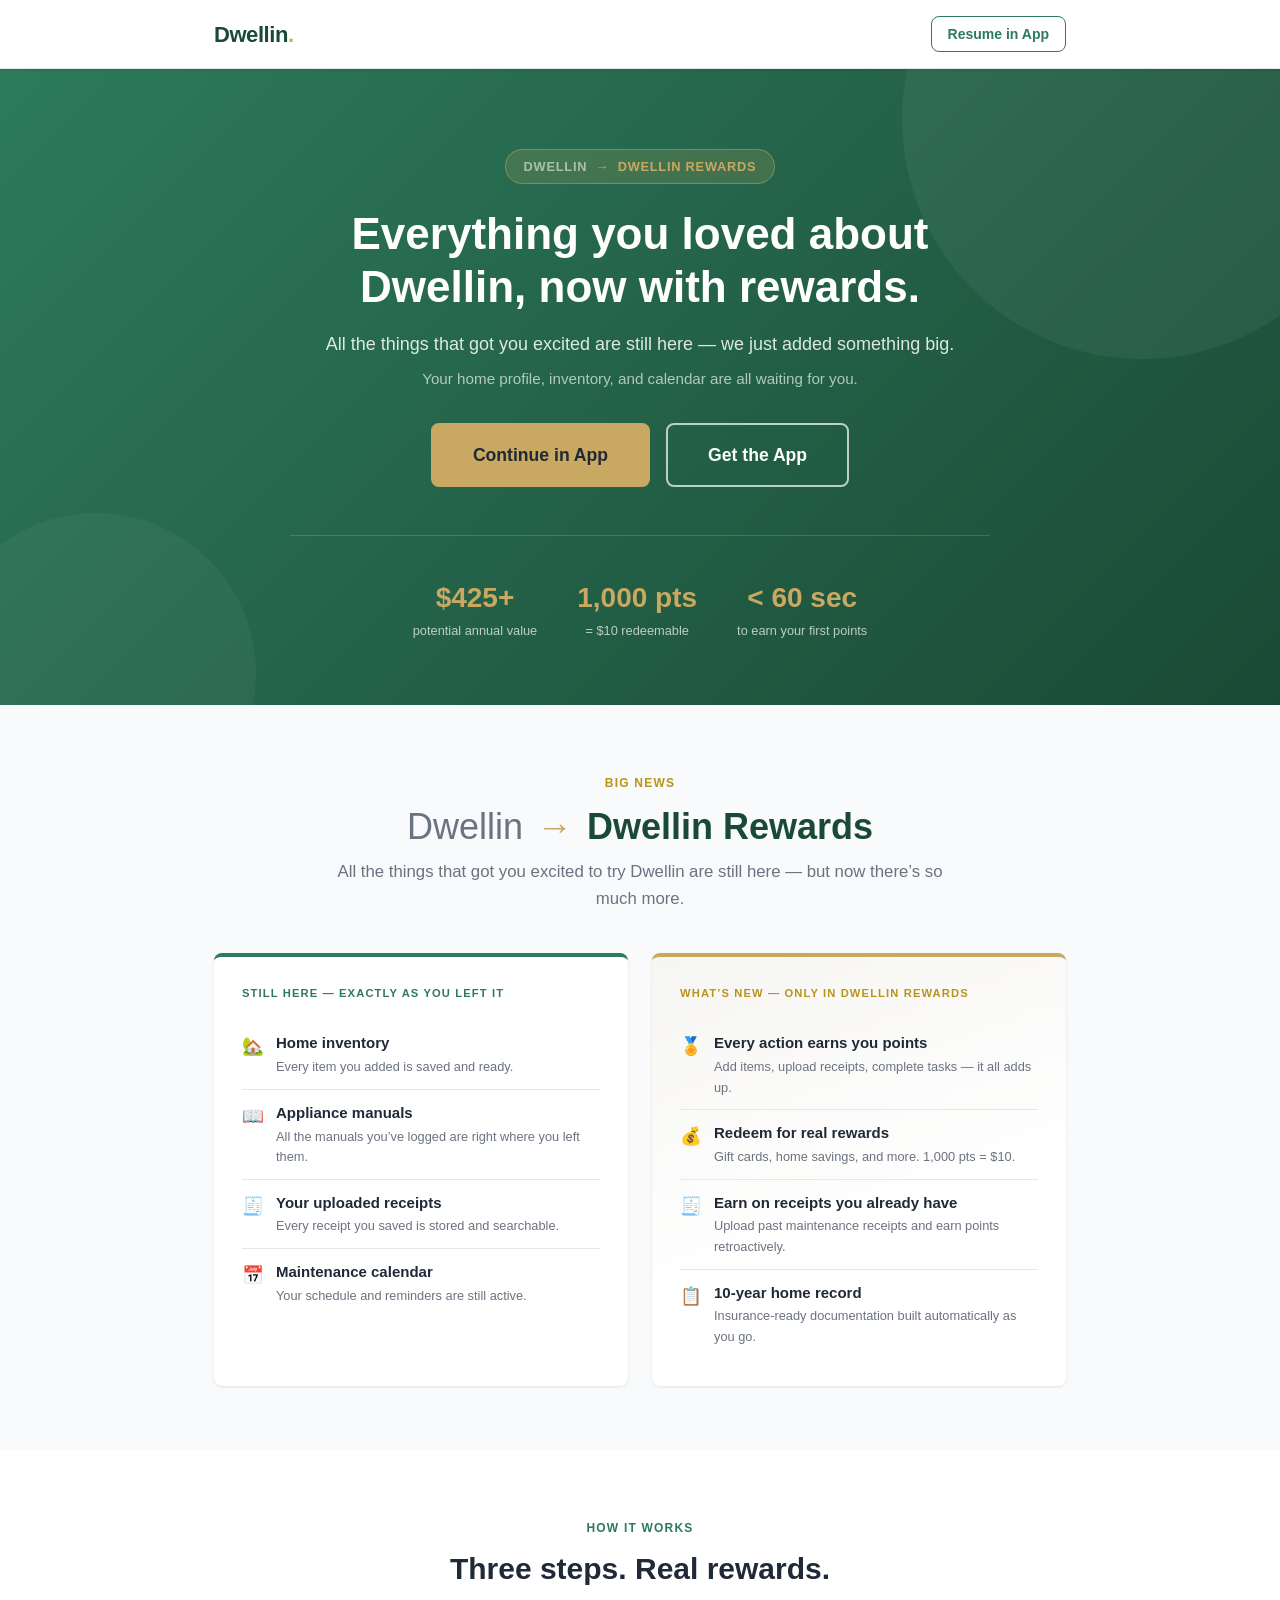
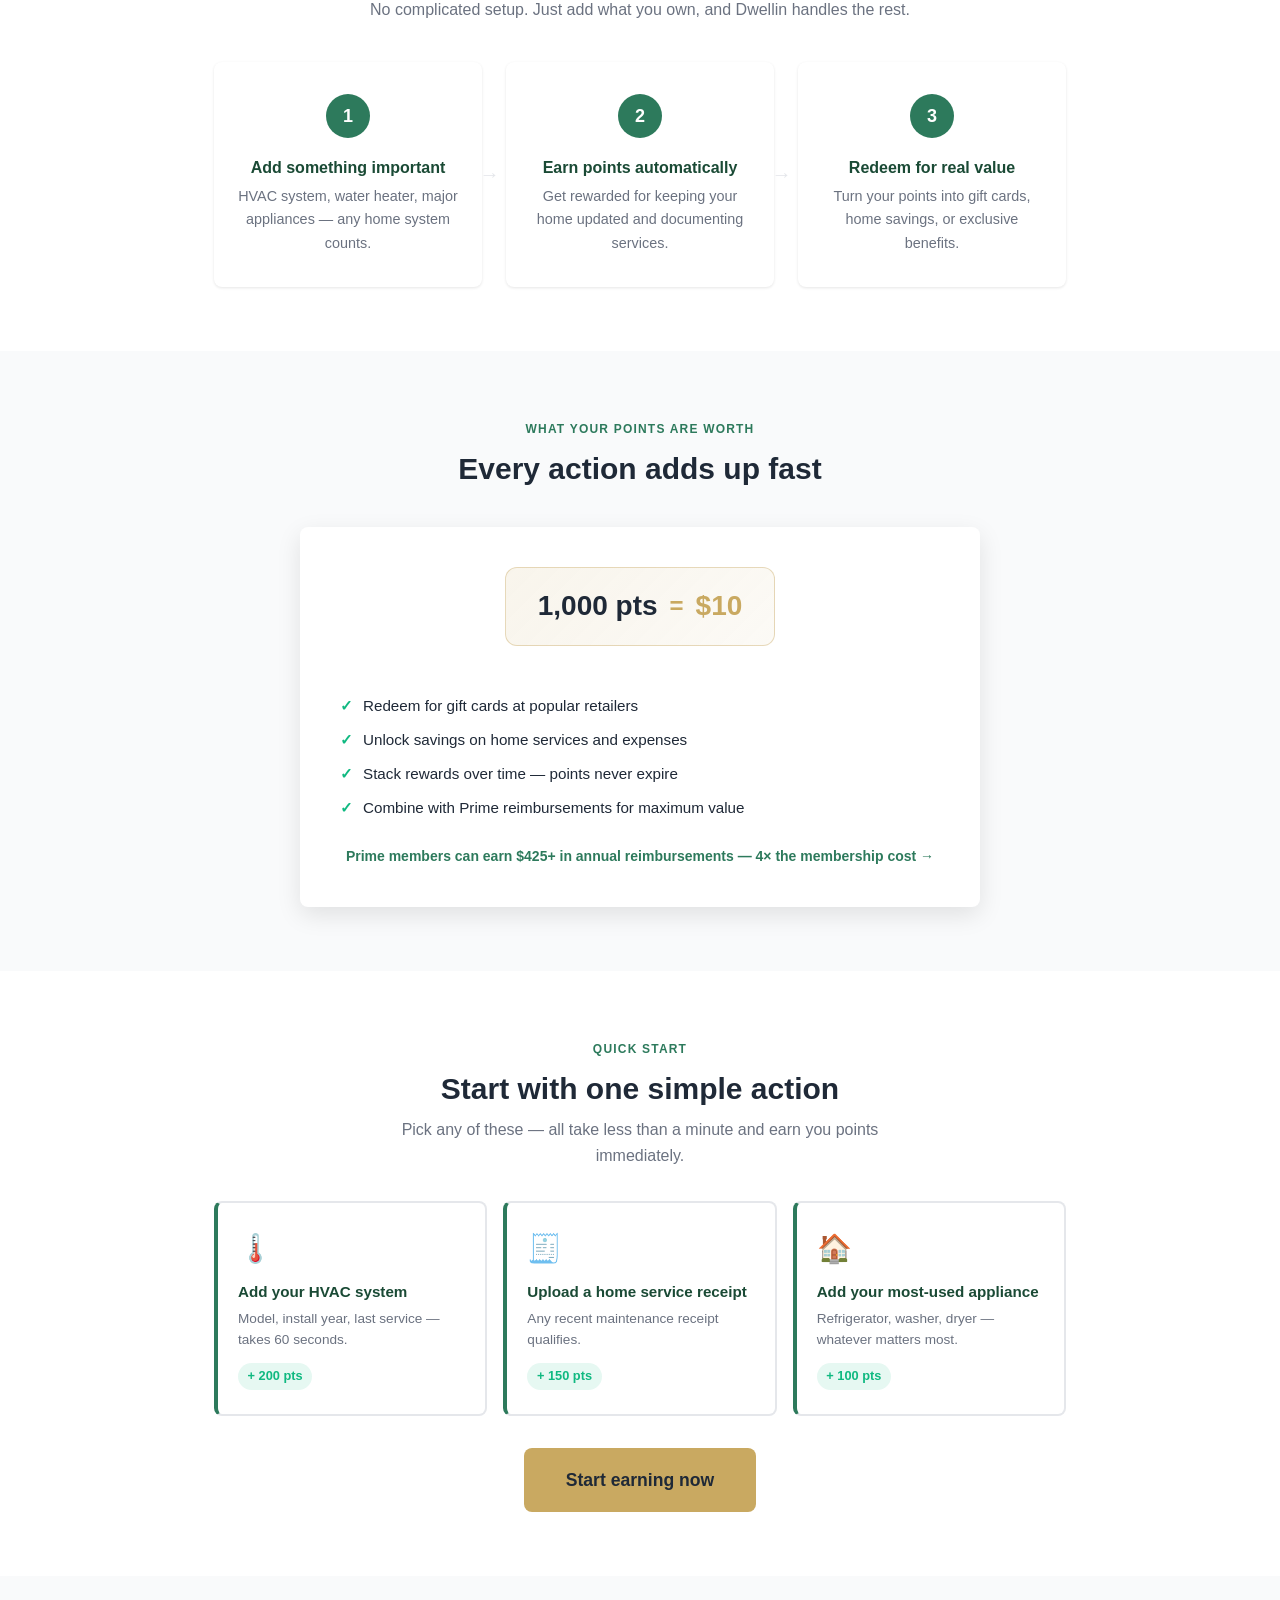
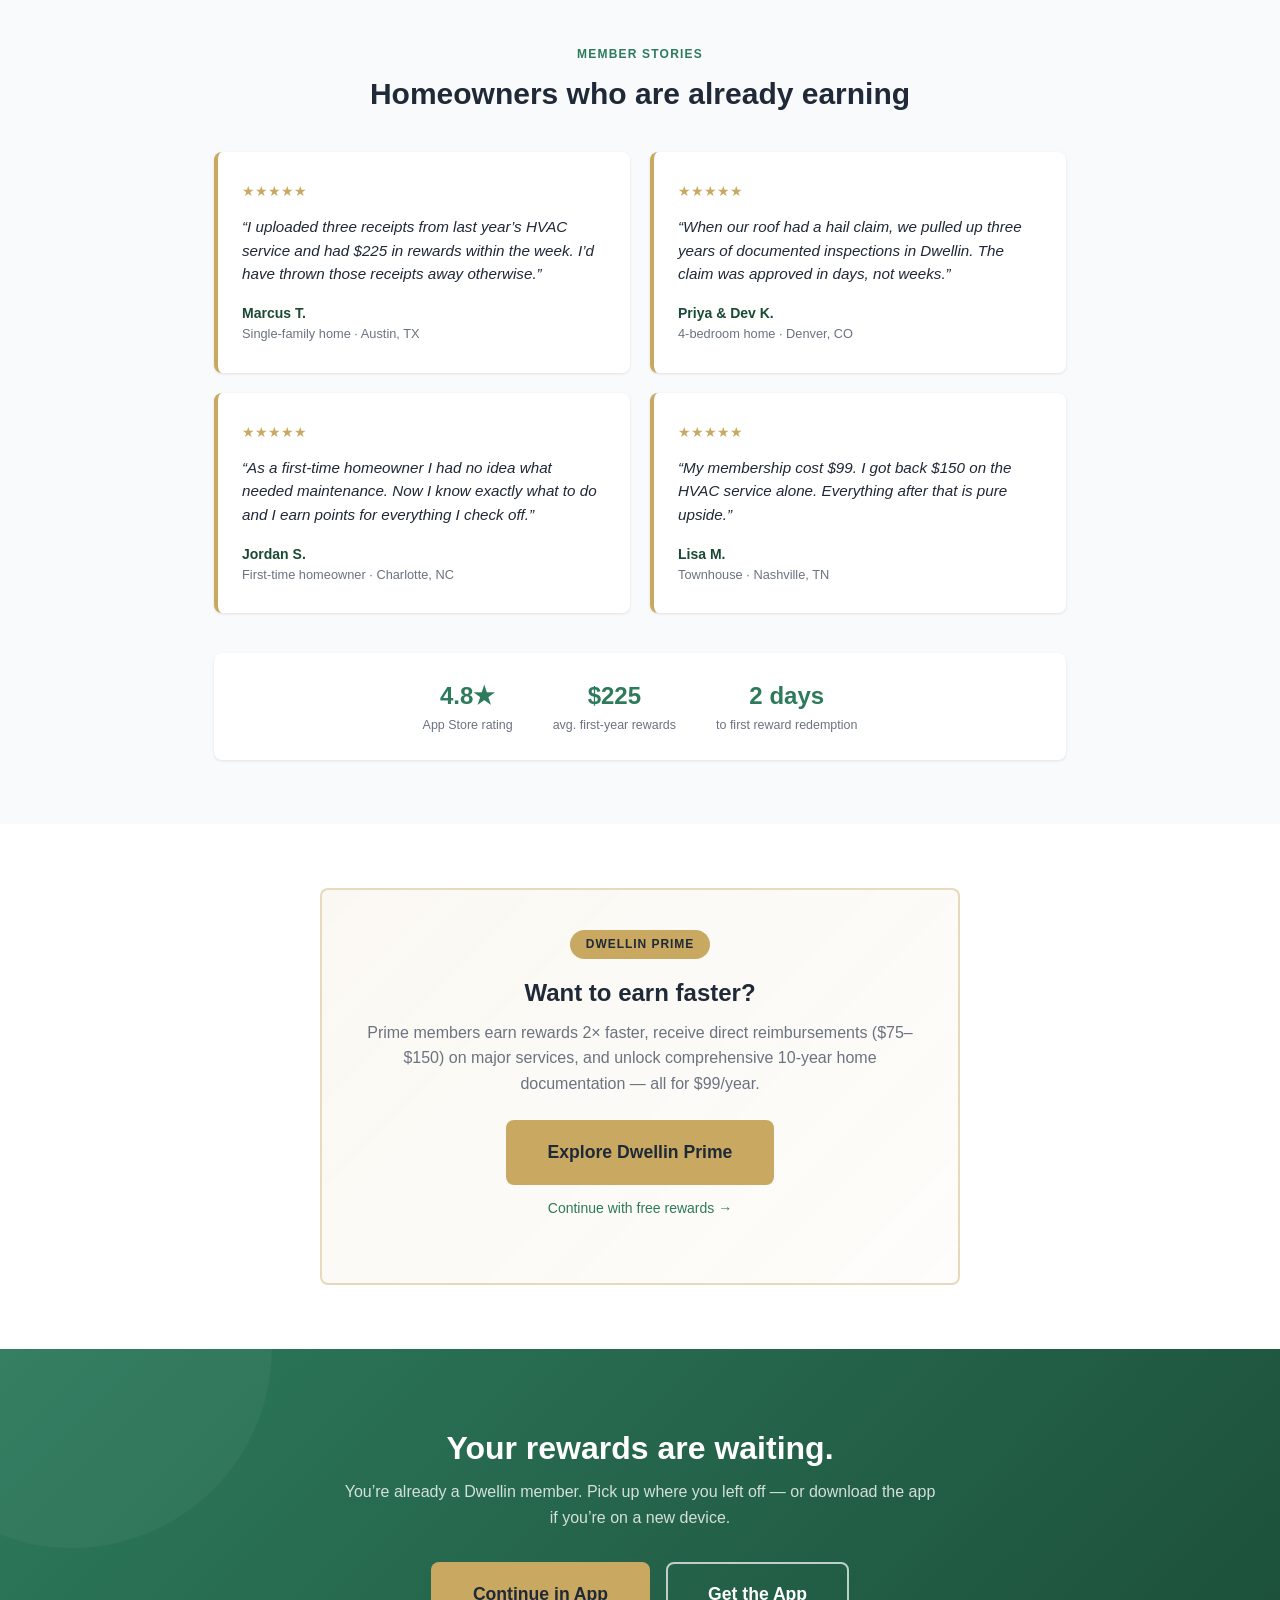
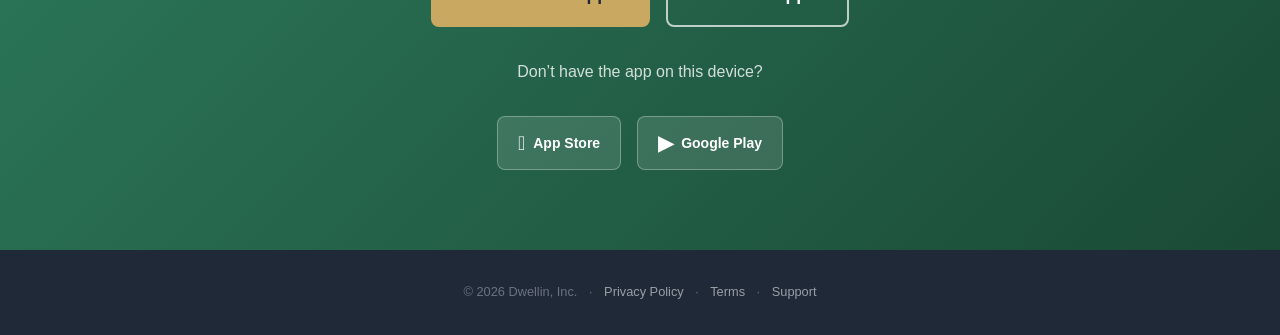
<file: activation.html>
<!DOCTYPE html>
<html lang="en">
<head>
  <meta charset="UTF-8">
  <meta name="viewport" content="width=device-width, initial-scale=1.0">
  <title>Dwellin is now Dwellin Rewards</title>
  <style>
    /* ── Reset ── */
    *, *::before, *::after { margin: 0; padding: 0; box-sizing: border-box; }

    /* ── Design tokens ── */
    :root {
      --green:       #2d7a5c;
      --green-dark:  #1a4a35;
      --green-light: #4da876;
      --gold:        #c9a961;
      --gold-dark:   #b8941a;
      --gold-bg:     rgba(201,169,97,.09);
      --text:        #1f2937;
      --text-muted:  #6b7280;
      --bg:          #f9fafb;
      --white:       #ffffff;
      --border:      #e5e7eb;
      --success:     #10b981;
      --radius:      0.5rem;
      --shadow-sm:   0 1px 3px rgba(0,0,0,.10);
      --shadow-md:   0 8px 24px rgba(0,0,0,.10);
      --transition:  all 0.25s ease;
    }

    /* ── Base ── */
    body {
      font-family: -apple-system, BlinkMacSystemFont, 'Segoe UI', Roboto, sans-serif;
      color: var(--text);
      background: var(--white);
      line-height: 1.6;
    }
    h1, h2, h3, h4 { font-weight: 700; line-height: 1.2; }
    p { color: var(--text-muted); }
    a { color: var(--green); text-decoration: none; }

    /* ── Layout ── */
    .container { max-width: 900px; margin: 0 auto; padding: 0 1.5rem; }
    .section { padding: 4rem 1.5rem; }
    .section-alt { background: var(--bg); }
    .text-center { text-align: center; }
    .section-label {
      display: inline-block;
      font-size: 0.75rem;
      font-weight: 700;
      letter-spacing: 0.1em;
      text-transform: uppercase;
      color: var(--green);
      margin-bottom: 0.75rem;
    }
    .section-heading { font-size: 1.875rem; color: var(--text); }
    .section-sub { font-size: 1rem; color: var(--text-muted); max-width: 540px; margin: 0.625rem auto 0; }

    /* ── Buttons ── */
    .btn {
      display: inline-block;
      padding: 0.875rem 2rem;
      border-radius: var(--radius);
      font-weight: 700;
      font-size: 1rem;
      cursor: pointer;
      border: 2px solid transparent;
      transition: var(--transition);
      text-align: center;
      white-space: nowrap;
    }
    .btn-gold { background: var(--gold); color: var(--text); }
    .btn-gold:hover { background: var(--gold-dark); color: var(--text); transform: translateY(-2px); box-shadow: var(--shadow-md); }
    .btn-outline-white { background: transparent; color: var(--white); border-color: rgba(255,255,255,.7); }
    .btn-outline-white:hover { background: rgba(255,255,255,.15); }
    .btn-outline-green { background: transparent; color: var(--green); border-color: var(--green); }
    .btn-outline-green:hover { background: var(--green); color: var(--white); }
    .btn-lg { padding: 1rem 2.5rem; font-size: 1.1rem; }

    /* ── Header ── */
    header {
      position: sticky; top: 0;
      background: var(--white);
      border-bottom: 1px solid var(--border);
      box-shadow: var(--shadow-sm);
      z-index: 100;
    }
    .header-inner {
      max-width: 900px; margin: 0 auto;
      padding: 1rem 1.5rem;
      display: flex; align-items: center; justify-content: space-between;
    }
    .logo { font-size: 1.375rem; font-weight: 800; color: var(--green-dark); letter-spacing: -0.02em; }
    .logo span { color: var(--gold); }
    .header-cta {
      font-size: 0.875rem; font-weight: 600;
      color: var(--green); border: 1.5px solid var(--green);
      padding: 0.375rem 1rem; border-radius: var(--radius);
      transition: var(--transition);
    }
    .header-cta:hover { background: var(--green); color: var(--white); }

    /* ── Hero ── */
    .hero {
      background: linear-gradient(135deg, var(--green) 0%, var(--green-dark) 100%);
      color: var(--white);
      padding: 5rem 1.5rem 4rem;
      text-align: center;
      position: relative;
      overflow: hidden;
    }
    .hero::before {
      content: ''; position: absolute; top: -30%; right: -8%;
      width: 480px; height: 480px;
      background: rgba(255,255,255,.05); border-radius: 50%; pointer-events: none;
    }
    .hero::after {
      content: ''; position: absolute; bottom: -20%; left: -5%;
      width: 320px; height: 320px;
      background: rgba(255,255,255,.04); border-radius: 50%; pointer-events: none;
    }
    .hero-inner { max-width: 700px; margin: 0 auto; position: relative; z-index: 1; }
    .hero-eyebrow {
      display: inline-block;
      background: rgba(201,169,97,.25); color: var(--gold);
      font-size: 0.8rem; font-weight: 700; letter-spacing: 0.08em; text-transform: uppercase;
      padding: 0.35rem 1rem; border-radius: 20px; margin-bottom: 1.5rem;
      border: 1px solid rgba(201,169,97,.4);
    }
    .hero h1 { color: var(--white); font-size: 2.75rem; margin-bottom: 1rem; }
    .hero-sub { color: rgba(255,255,255,.85); font-size: 1.125rem; margin-bottom: 0.5rem; }
    .hero-sub-small { color: rgba(255,255,255,.65); font-size: 0.95rem; margin-bottom: 2rem; }
    .hero-buttons { display: flex; gap: 1rem; justify-content: center; flex-wrap: wrap; }
    .hero-stat-row {
      display: flex; justify-content: center; gap: 2.5rem;
      margin-top: 3rem; padding-top: 2.5rem;
      border-top: 1px solid rgba(255,255,255,.15); flex-wrap: wrap;
    }
    .hero-stat { text-align: center; }
    .hero-stat-number { display: block; font-size: 1.75rem; font-weight: 800; color: var(--gold); }
    .hero-stat-label { font-size: 0.8rem; color: rgba(255,255,255,.7); margin: 0; }

    /* ── Profile Saved (personalized, conditional) ── */
    .profile-saved-section {
      background: linear-gradient(135deg, rgba(45,122,92,.06) 0%, rgba(26,74,53,.03) 100%);
      border-bottom: 1px solid rgba(45,122,92,.12);
    }
    .profile-saved-card {
      max-width: 680px; margin: 0 auto;
      background: var(--white); border-radius: var(--radius);
      box-shadow: var(--shadow-md);
      border-top: 4px solid var(--green);
      overflow: hidden;
    }
    .profile-saved-header {
      padding: 1.5rem 2rem;
      display: flex; align-items: center; justify-content: space-between; gap: 1rem;
      flex-wrap: wrap;
    }
    .saved-icon-wrap {
      width: 48px; height: 48px; flex-shrink: 0;
      background: rgba(45,122,92,.1); border-radius: 50%;
      display: flex; align-items: center; justify-content: center;
      font-size: 1.375rem;
    }
    .saved-title-group { flex: 1; min-width: 160px; }
    .saved-title { font-size: 1.125rem; font-weight: 700; color: var(--text); margin-bottom: 0.2rem; }
    .saved-subtitle { font-size: 0.875rem; color: var(--text-muted); margin: 0; }
    /* Checklist rows */
    .saved-data-list {
      padding: 0 2rem;
      border-top: 1px solid var(--border);
    }
    .saved-data-row {
      display: flex; align-items: center; gap: 1rem;
      padding: 1rem 0;
      border-bottom: 1px solid var(--border);
    }
    .saved-data-row:last-child { border-bottom: none; }
    .saved-check {
      width: 32px; height: 32px; flex-shrink: 0;
      background: rgba(16,185,129,.12); border-radius: 50%;
      display: flex; align-items: center; justify-content: center;
      font-size: 0.875rem; color: var(--success); font-weight: 700;
    }
    .saved-data-icon { font-size: 1.25rem; flex-shrink: 0; }
    .saved-data-text { flex: 1; min-width: 0; }
    .saved-data-title { font-size: 0.9375rem; font-weight: 600; color: var(--text); }
    .saved-data-desc { font-size: 0.825rem; color: var(--text-muted); margin: 0.1rem 0 0; }
    .saved-data-badge {
      flex-shrink: 0;
      background: rgba(45,122,92,.1); color: var(--green);
      font-size: 0.78rem; font-weight: 700;
      padding: 0.25rem 0.75rem; border-radius: 20px;
      white-space: nowrap;
    }
    /* Points row gets gold treatment */
    .saved-data-row.points-row .saved-check { background: rgba(201,169,97,.15); color: var(--gold-dark); }
    .saved-data-row.points-row .saved-data-badge { background: rgba(201,169,97,.15); color: var(--gold-dark); }
    /* Footer with CTA and optional progress */
    .profile-saved-footer {
      padding: 1.5rem 2rem;
      background: var(--bg); border-top: 1px solid var(--border);
    }
    .saved-footer-cta-row {
      display: flex; align-items: center; justify-content: space-between;
      gap: 1rem; flex-wrap: wrap; margin-bottom: 0;
    }
    .saved-footer-message {
      font-size: 0.9375rem; color: var(--text); font-weight: 500;
      flex: 1; min-width: 180px; margin: 0;
    }
    .saved-footer-message strong { color: var(--green); }
    .progress-wrap { margin-top: 1.25rem; }
    .progress-label {
      display: flex; justify-content: space-between;
      font-size: 0.8rem; color: var(--text-muted); margin-bottom: 0.375rem;
    }
    .progress-track {
      height: 8px; background: var(--border); border-radius: 99px; overflow: hidden;
    }
    .progress-fill {
      height: 100%; background: linear-gradient(90deg, var(--green), var(--green-light));
      border-radius: 99px; transition: width 0.6s ease 0.3s;
      width: 0%;
    }

    /* ── Rebrand eyebrow (hero) ── */
    .rebrand-eyebrow {
      display: inline-flex; align-items: center; gap: 0.5rem;
      background: rgba(201,169,97,.18);
      border: 1px solid rgba(201,169,97,.45);
      border-radius: 20px; padding: 0.35rem 1.1rem;
      margin-bottom: 1.5rem; font-size: 0.8rem; font-weight: 700;
      letter-spacing: 0.06em; text-transform: uppercase;
    }
    .rebrand-old  { color: rgba(255,255,255,.55); }
    .rebrand-arr  { color: rgba(255,255,255,.4); font-size: 0.85rem; }
    .rebrand-new  { color: var(--gold); }

    /* ── Announcement section (What's New replacement) ── */
    .announce-section { background: var(--bg); }
    .announce-intro {
      max-width: 620px; margin: 0 auto 2.5rem;
    }
    .announce-intro .section-label { color: var(--gold-dark); }
    .announce-heading {
      font-size: 2.25rem; color: var(--text); font-weight: 800;
      line-height: 1.15; margin-bottom: 0.75rem;
    }
    .announce-heading .brand-old  { color: var(--text-muted); font-weight: 500; }
    .announce-heading .brand-arr  { color: var(--gold); margin: 0 0.25rem; }
    .announce-heading .brand-new  { color: var(--green-dark); }
    .announce-sub { font-size: 1.05rem; color: var(--text-muted); margin: 0; }
    .announce-split {
      display: grid; grid-template-columns: 1fr 1fr;
      gap: 1.5rem; text-align: left;
    }
    .announce-col {
      background: var(--white); border-radius: var(--radius);
      padding: 1.75rem; box-shadow: var(--shadow-sm);
    }
    .announce-col.still-here { border-top: 4px solid var(--green); }
    .announce-col.whats-new  {
      border-top: 4px solid var(--gold);
      background: linear-gradient(160deg, rgba(201,169,97,.06) 0%, var(--white) 60%);
    }
    .announce-col-label {
      font-size: 0.7rem; font-weight: 800; letter-spacing: 0.1em; text-transform: uppercase;
      margin-bottom: 1.1rem;
    }
    .announce-col.still-here .announce-col-label { color: var(--green); }
    .announce-col.whats-new  .announce-col-label { color: var(--gold-dark); }
    .announce-list { list-style: none; }
    .announce-list li {
      display: flex; align-items: flex-start; gap: 0.75rem;
      padding: 0.7rem 0; border-bottom: 1px solid var(--border);
      font-size: 0.9375rem;
    }
    .announce-list li:last-child { border-bottom: none; }
    .al-icon { flex-shrink: 0; font-size: 1.1rem; margin-top: 0.05rem; }
    .al-text strong { display: block; color: var(--text); font-size: 0.9375rem; }
    .al-text span   { display: block; color: var(--text-muted); font-size: 0.8rem; margin-top: 0.1rem; }

    /* ── What's New ── */
    .new-grid {
      display: grid; grid-template-columns: repeat(3, 1fr);
      gap: 1.25rem; margin-top: 2.5rem;
    }
    .new-card {
      background: var(--white); border-radius: var(--radius);
      padding: 1.5rem; box-shadow: var(--shadow-sm);
      border-top: 3px solid var(--gold);
      transition: var(--transition);
    }
    .new-card:hover { box-shadow: var(--shadow-md); transform: translateY(-3px); }
    .new-tag {
      display: inline-block; background: rgba(201,169,97,.15); color: var(--gold-dark);
      font-size: 0.7rem; font-weight: 700; letter-spacing: 0.06em; text-transform: uppercase;
      padding: 0.2rem 0.6rem; border-radius: 20px; margin-bottom: 0.75rem;
    }
    .new-card h4 { font-size: 1rem; color: var(--text); margin-bottom: 0.375rem; }
    .new-card p { font-size: 0.875rem; margin: 0; }

    /* ── How It Works ── */
    .steps-grid {
      display: grid; grid-template-columns: repeat(3, 1fr);
      gap: 1.5rem; margin-top: 2.5rem;
    }
    .step {
      background: var(--white); border-radius: var(--radius);
      padding: 2rem 1.5rem; box-shadow: var(--shadow-sm);
      text-align: center; position: relative;
    }
    .step-number {
      width: 44px; height: 44px; background: var(--green); color: var(--white);
      border-radius: 50%; font-size: 1.125rem; font-weight: 800;
      display: flex; align-items: center; justify-content: center;
      margin: 0 auto 1.25rem;
    }
    .step h3 { font-size: 1rem; margin-bottom: 0.5rem; color: var(--green-dark); }
    .step p { font-size: 0.9rem; margin: 0; }
    .step-arrow {
      position: absolute; right: -1.1rem; top: 50%; transform: translateY(-50%);
      font-size: 1.25rem; color: var(--border); z-index: 2;
    }

    /* ── Points Value ── */
    .value-card {
      background: var(--white); border-radius: var(--radius);
      box-shadow: var(--shadow-md); padding: 2.5rem;
      max-width: 680px; margin: 2.5rem auto 0; text-align: center;
    }
    .conversion-badge {
      display: inline-flex; align-items: center; gap: 0.75rem;
      background: linear-gradient(135deg, rgba(201,169,97,.12) 0%, rgba(201,169,97,.06) 100%);
      border: 1.5px solid rgba(201,169,97,.4);
      border-radius: 12px; padding: 1rem 2rem; margin-bottom: 1.5rem;
    }
    .eq-num { font-size: 1.75rem; font-weight: 800; color: var(--text); }
    .eq-sep { font-size: 1.5rem; color: var(--gold); font-weight: 700; }
    .eq-dollar { font-size: 1.75rem; font-weight: 800; color: var(--gold); }
    .redemption-list {
      list-style: none; display: flex; flex-direction: column; gap: 0.625rem;
      margin: 1.5rem 0; text-align: left;
    }
    .redemption-list li {
      display: flex; align-items: center; gap: 0.625rem;
      font-size: 0.95rem; color: var(--text);
    }
    .redemption-list li::before { content: '✓'; color: var(--success); font-weight: 700; flex-shrink: 0; }
    .value-highlight { font-size: 0.875rem; color: var(--green); font-weight: 600; margin: 0; }

    /* ── First Action ── */
    .action-cards {
      display: grid; grid-template-columns: repeat(3, 1fr);
      gap: 1rem; margin: 2rem 0;
    }
    .action-card {
      background: var(--white); border: 2px solid var(--border);
      border-left: 4px solid var(--green); border-radius: var(--radius);
      padding: 1.5rem 1.25rem; cursor: pointer; transition: var(--transition);
      display: block;
    }
    .action-card:hover { border-color: var(--green); border-left-color: var(--green); box-shadow: var(--shadow-md); transform: translateY(-3px); }
    .action-icon { font-size: 1.75rem; margin-bottom: 0.75rem; }
    .action-card h4 { font-size: 0.95rem; color: var(--green-dark); margin-bottom: 0.375rem; }
    .action-card p { font-size: 0.85rem; margin: 0; }
    .action-points {
      display: inline-block; background: rgba(16,185,129,.1); color: var(--success);
      font-size: 0.8rem; font-weight: 700; padding: 0.2rem 0.6rem;
      border-radius: 20px; margin-top: 0.75rem;
    }
    .action-cta-wrap { text-align: center; margin-top: 0.5rem; }

    /* ── Social Proof ── */
    .testimonials-grid {
      display: grid; grid-template-columns: repeat(2, 1fr);
      gap: 1.25rem; margin-top: 2.5rem;
    }
    .testimonial {
      background: var(--white); border-left: 4px solid var(--gold);
      border-radius: var(--radius); padding: 1.75rem 1.5rem; box-shadow: var(--shadow-sm);
    }
    .testimonial-stars { color: var(--gold); font-size: 0.9rem; margin-bottom: 0.75rem; }
    .testimonial-quote { font-style: italic; color: var(--text); font-size: 0.95rem; margin-bottom: 1rem; line-height: 1.55; }
    .testimonial-author { font-weight: 700; font-size: 0.875rem; color: var(--green-dark); margin: 0; }
    .testimonial-detail { font-size: 0.8rem; color: var(--text-muted); margin: 0; }
    .proof-bar {
      display: flex; justify-content: center; align-items: center;
      gap: 2.5rem; margin-top: 2.5rem; padding: 1.5rem;
      background: var(--white); border-radius: var(--radius); box-shadow: var(--shadow-sm); flex-wrap: wrap;
    }
    .proof-item { text-align: center; }
    .proof-num { display: block; font-size: 1.5rem; font-weight: 800; color: var(--green); }
    .proof-label { font-size: 0.78rem; color: var(--text-muted); margin: 0; }

    /* ── Prime Cards ── */
    .prime-card {
      max-width: 640px; margin: 0 auto;
      background: linear-gradient(135deg, rgba(201,169,97,.08) 0%, rgba(201,169,97,.03) 100%);
      border: 2px solid rgba(201,169,97,.4);
      border-radius: var(--radius); padding: 2.5rem; text-align: center;
    }
    .prime-badge {
      display: inline-block; background: var(--gold); color: var(--text);
      font-size: 0.75rem; font-weight: 700; letter-spacing: 0.08em; text-transform: uppercase;
      padding: 0.3rem 1rem; border-radius: 20px; margin-bottom: 1.25rem;
    }
    .prime-card h2 { font-size: 1.5rem; margin-bottom: 0.75rem; }
    .prime-card p { margin-bottom: 1.5rem; }
    .prime-link { font-size: 0.875rem; color: var(--text-muted); margin-top: 0.75rem; }
    /* Prime member welcome variant */
    .prime-member-card {
      max-width: 640px; margin: 0 auto;
      background: linear-gradient(135deg, rgba(45,122,92,.08) 0%, rgba(26,74,53,.04) 100%);
      border: 2px solid rgba(45,122,92,.25);
      border-radius: var(--radius); padding: 2.5rem; text-align: center;
    }
    .prime-member-badge {
      display: inline-block; background: var(--green); color: var(--white);
      font-size: 0.75rem; font-weight: 700; letter-spacing: 0.08em; text-transform: uppercase;
      padding: 0.3rem 1rem; border-radius: 20px; margin-bottom: 1.25rem;
    }
    .prime-member-card h2 { font-size: 1.5rem; margin-bottom: 0.75rem; }
    .prime-member-card p { margin-bottom: 1.5rem; }

    /* ── Final CTA ── */
    .final-cta {
      background: linear-gradient(135deg, var(--green) 0%, var(--green-dark) 100%);
      padding: 5rem 1.5rem; text-align: center; position: relative; overflow: hidden;
    }
    .final-cta::before {
      content: ''; position: absolute; top: -40%; left: -10%;
      width: 400px; height: 400px;
      background: rgba(255,255,255,.04); border-radius: 50%; pointer-events: none;
    }
    .final-cta-inner { max-width: 600px; margin: 0 auto; position: relative; z-index: 1; }
    .final-cta h2 { color: var(--white); font-size: 2rem; margin-bottom: 0.75rem; }
    .final-cta p { color: rgba(255,255,255,.8); font-size: 1rem; margin-bottom: 2rem; }
    .final-cta-buttons { display: flex; gap: 1rem; justify-content: center; flex-wrap: wrap; margin-bottom: 2rem; }
    .store-no-app { color: rgba(255,255,255,.65); font-size: 0.875rem; margin-bottom: 1rem; }
    .store-links { display: flex; justify-content: center; gap: 1rem; flex-wrap: wrap; }
    .store-btn {
      display: inline-flex; align-items: center; gap: 0.5rem;
      background: rgba(255,255,255,.12); border: 1.5px solid rgba(255,255,255,.3);
      color: var(--white); padding: 0.625rem 1.25rem;
      border-radius: var(--radius); font-size: 0.875rem; font-weight: 600; transition: var(--transition);
    }
    .store-btn:hover { background: rgba(255,255,255,.22); color: var(--white); }
    .store-btn-icon { font-size: 1.25rem; }

    /* ── Footer ── */
    footer {
      background: var(--text); color: rgba(255,255,255,.55);
      padding: 2rem 1.5rem; text-align: center; font-size: 0.8rem;
    }
    footer a { color: rgba(255,255,255,.55); }
    footer a:hover { color: var(--white); }
    footer .footer-sep { margin: 0 0.5rem; }

    /* ── Responsive ── */
    @media (max-width: 768px) {
      .hero h1 { font-size: 2rem; }
      .steps-grid, .new-grid, .action-cards, .announce-split { grid-template-columns: 1fr; }
      .announce-heading { font-size: 1.625rem; }
      .step-arrow { display: none; }
      .testimonials-grid { grid-template-columns: 1fr; }
      .hero-stat-row { gap: 1.5rem; }
      .hero-buttons { flex-direction: column; align-items: center; }
      .hero-buttons .btn { width: 100%; max-width: 320px; }
      .final-cta-buttons { flex-direction: column; align-items: center; }
      .final-cta-buttons .btn { width: 100%; max-width: 320px; }
      .section { padding: 3rem 1.25rem; }
      .saved-footer-cta-row { flex-direction: column; }
      .saved-data-badge { display: none; }
      .profile-saved-header { gap: 0.75rem; }
      .profile-saved-header .btn { width: 100%; }
    }
    @media (max-width: 480px) {
      .hero { padding: 3.5rem 1.25rem 3rem; }
      .hero h1 { font-size: 1.75rem; }
      .conversion-badge { flex-direction: column; gap: 0.25rem; }
      .proof-bar { gap: 1.5rem; }
      .value-card, .prime-card, .prime-member-card { padding: 1.75rem 1.25rem; }
      .profile-saved-header, .profile-saved-body, .profile-saved-footer { padding-left: 1.25rem; padding-right: 1.25rem; }
    }
  </style>
</head>
<body>

  <!-- ═══════════════════════════════
       HEADER
  ═══════════════════════════════ -->
  <header>
    <div class="header-inner">
      <a href="#" class="logo">Dwellin<span>.</span></a>
      <a href="#" id="header-cta" class="header-cta">Open App</a>
    </div>
  </header>


  <!-- ═══════════════════════════════
       HERO
  ═══════════════════════════════ -->
  <section class="hero">
    <div class="hero-inner">
      <div id="hero-eyebrow" class="rebrand-eyebrow">
        <span class="rebrand-old">Dwellin</span>
        <span class="rebrand-arr">&rarr;</span>
        <span class="rebrand-new">Dwellin Rewards</span>
      </div>
      <h1 id="hero-h1">Everything you loved about Dwellin, now with rewards.</h1>
      <p id="hero-sub" class="hero-sub">All the things that got you excited are still here &mdash; we just added something big.</p>
      <p id="hero-sub-small" class="hero-sub-small">Your home profile, inventory, and calendar are all waiting for you.</p>
      <div class="hero-buttons">
        <a href="#" id="hero-primary-cta" class="btn btn-gold btn-lg">Continue in App</a>
        <a href="#" id="hero-secondary-cta" class="btn btn-outline-white btn-lg">Get the App</a>
      </div>
      <div class="hero-stat-row">
        <div class="hero-stat">
          <span id="stat-points" class="hero-stat-number">$425+</span>
          <p id="stat-points-label" class="hero-stat-label">potential annual value</p>
        </div>
        <div class="hero-stat">
          <span class="hero-stat-number">1,000 pts</span>
          <p class="hero-stat-label">= $10 redeemable</p>
        </div>
        <div class="hero-stat">
          <span id="stat-third" class="hero-stat-number">&lt; 60 sec</span>
          <p id="stat-third-label" class="hero-stat-label">to earn your first points</p>
        </div>
      </div>
    </div>
  </section>


  <!-- ═══════════════════════════════
       PROFILE SAVED  (hidden until JS reveals it for personalized visits)
  ═══════════════════════════════ -->
  <section id="profile-saved" class="section profile-saved-section" style="display:none">
    <div class="container">
      <div class="profile-saved-card">

        <!-- Header -->
        <div class="profile-saved-header">
          <div class="saved-icon-wrap">🏠</div>
          <div class="saved-title-group">
            <p class="saved-title" id="saved-title">Everything you&rsquo;ve shared about your home moved with you to Dwellin Rewards.</p>
            <p class="saved-subtitle" id="saved-subtitle">Nothing was lost. Your profile is exactly where you left it.</p>
          </div>
          <a href="#" class="btn btn-gold" id="saved-resume-btn">Resume &rarr;</a>
        </div>

        <!-- Data checklist rows -->
        <div class="saved-data-list">

          <div class="saved-data-row" id="row-inventory">
            <div class="saved-check">&#10003;</div>
            <div class="saved-data-icon">🏡</div>
            <div class="saved-data-text">
              <div class="saved-data-title">Home inventory</div>
              <p class="saved-data-desc" id="desc-inventory">Your home inventory is saved and up to date.</p>
            </div>
            <div class="saved-data-badge" id="badge-inventory">Saved</div>
          </div>

          <div class="saved-data-row" id="row-manuals">
            <div class="saved-check">&#10003;</div>
            <div class="saved-data-icon">📖</div>
            <div class="saved-data-text">
              <div class="saved-data-title">Appliance manuals</div>
              <p class="saved-data-desc" id="desc-manuals">Manuals for all the appliances you&rsquo;ve told us about.</p>
            </div>
            <div class="saved-data-badge" id="badge-manuals">Saved</div>
          </div>

          <div class="saved-data-row" id="row-receipts">
            <div class="saved-check">&#10003;</div>
            <div class="saved-data-icon">🧾</div>
            <div class="saved-data-text">
              <div class="saved-data-title">Uploaded receipts</div>
              <p class="saved-data-desc" id="desc-receipts">All the receipts you&rsquo;ve uploaded are stored and ready.</p>
            </div>
            <div class="saved-data-badge" id="badge-receipts">Saved</div>
          </div>

          <div class="saved-data-row" id="row-calendar">
            <div class="saved-check">&#10003;</div>
            <div class="saved-data-icon">📅</div>
            <div class="saved-data-text">
              <div class="saved-data-title">Home maintenance calendar</div>
              <p class="saved-data-desc">Your maintenance schedule is still active and ready to go.</p>
            </div>
            <div class="saved-data-badge">Ready</div>
          </div>

          <!-- Points row — shown only when points param is present -->
          <div class="saved-data-row points-row" id="row-points" style="display:none">
            <div class="saved-check">&#9733;</div>
            <div class="saved-data-icon">🏅</div>
            <div class="saved-data-text">
              <div class="saved-data-title">Your reward points</div>
              <p class="saved-data-desc" id="desc-points">Points you&rsquo;ve already earned &mdash; waiting to be redeemed.</p>
            </div>
            <div class="saved-data-badge" id="badge-points">Loading&hellip;</div>
          </div>

        </div>

        <!-- Footer: motivational message + optional progress bar -->
        <div class="profile-saved-footer">
          <div class="saved-footer-cta-row">
            <p class="saved-footer-message">Keep doing what you&rsquo;ve been doing &mdash; <strong>now every action earns you points.</strong></p>
            <a href="#" class="btn btn-gold" id="saved-footer-cta">Resume in App</a>
          </div>
          <div id="saved-progress-row" class="progress-wrap" style="display:none">
            <div class="progress-label">
              <span>Progress to first reward</span>
              <span id="progress-pct">0%</span>
            </div>
            <div class="progress-track">
              <div class="progress-fill" id="progress-bar-fill"></div>
            </div>
          </div>
        </div>

      </div>
    </div>
  </section>


  <!-- ═══════════════════════════════
       ANNOUNCEMENT — Dwellin → Dwellin Rewards
  ═══════════════════════════════ -->
  <section class="section announce-section">
    <div class="container">

      <!-- Intro -->
      <div class="announce-intro text-center">
        <span class="section-label" style="color:var(--gold-dark)">Big News</span>
        <h2 class="announce-heading">
          <span class="brand-old">Dwellin</span>
          <span class="brand-arr">&rarr;</span>
          <span class="brand-new">Dwellin Rewards</span>
        </h2>
        <p id="whats-new-sub" class="announce-sub">All the things that got you excited to try Dwellin are still here &mdash; but now there&rsquo;s so much more.</p>
      </div>

      <!-- Split: what stayed / what's new -->
      <div class="announce-split">

        <!-- Left: what stayed -->
        <div class="announce-col still-here">
          <div class="announce-col-label">Still here &mdash; exactly as you left it</div>
          <ul class="announce-list">
            <li>
              <span class="al-icon">🏡</span>
              <span class="al-text">
                <strong>Home inventory</strong>
                <span>Every item you added is saved and ready.</span>
              </span>
            </li>
            <li>
              <span class="al-icon">📖</span>
              <span class="al-text">
                <strong>Appliance manuals</strong>
                <span>All the manuals you&rsquo;ve logged are right where you left them.</span>
              </span>
            </li>
            <li>
              <span class="al-icon">🧾</span>
              <span class="al-text">
                <strong>Your uploaded receipts</strong>
                <span>Every receipt you saved is stored and searchable.</span>
              </span>
            </li>
            <li>
              <span class="al-icon">📅</span>
              <span class="al-text">
                <strong>Maintenance calendar</strong>
                <span>Your schedule and reminders are still active.</span>
              </span>
            </li>
          </ul>
        </div>

        <!-- Right: what's new -->
        <div class="announce-col whats-new">
          <div class="announce-col-label">What&rsquo;s new &mdash; only in Dwellin Rewards</div>
          <ul class="announce-list">
            <li>
              <span class="al-icon">🏅</span>
              <span class="al-text">
                <strong>Every action earns you points</strong>
                <span>Add items, upload receipts, complete tasks &mdash; it all adds up.</span>
              </span>
            </li>
            <li>
              <span class="al-icon">💰</span>
              <span class="al-text">
                <strong>Redeem for real rewards</strong>
                <span>Gift cards, home savings, and more. 1,000 pts&nbsp;=&nbsp;$10.</span>
              </span>
            </li>
            <li>
              <span class="al-icon">🧾</span>
              <span class="al-text">
                <strong>Earn on receipts you already have</strong>
                <span>Upload past maintenance receipts and earn points retroactively.</span>
              </span>
            </li>
            <li>
              <span class="al-icon">📋</span>
              <span class="al-text">
                <strong>10-year home record</strong>
                <span>Insurance-ready documentation built automatically as you go.</span>
              </span>
            </li>
          </ul>
        </div>

      </div>
    </div>
  </section>


  <!-- ═══════════════════════════════
       HOW IT WORKS
  ═══════════════════════════════ -->
  <section class="section">
    <div class="container text-center">
      <span class="section-label">How It Works</span>
      <h2 class="section-heading">Three steps. Real rewards.</h2>
      <p class="section-sub">No complicated setup. Just add what you own, and Dwellin handles the rest.</p>
      <div class="steps-grid">
        <div class="step">
          <div class="step-number">1</div>
          <h3>Add something important</h3>
          <p>HVAC system, water heater, major appliances &mdash; any home system counts.</p>
          <span class="step-arrow">&rarr;</span>
        </div>
        <div class="step">
          <div class="step-number">2</div>
          <h3>Earn points automatically</h3>
          <p>Get rewarded for keeping your home updated and documenting services.</p>
          <span class="step-arrow">&rarr;</span>
        </div>
        <div class="step">
          <div class="step-number">3</div>
          <h3>Redeem for real value</h3>
          <p>Turn your points into gift cards, home savings, or exclusive benefits.</p>
        </div>
      </div>
    </div>
  </section>


  <!-- ═══════════════════════════════
       POINTS VALUE
  ═══════════════════════════════ -->
  <section class="section section-alt">
    <div class="container text-center">
      <span class="section-label">What Your Points Are Worth</span>
      <h2 class="section-heading">Every action adds up fast</h2>
      <div class="value-card">
        <div class="conversion-badge">
          <span class="eq-num">1,000 pts</span>
          <span class="eq-sep">=</span>
          <span class="eq-dollar">$10</span>
        </div>
        <ul class="redemption-list">
          <li>Redeem for gift cards at popular retailers</li>
          <li>Unlock savings on home services and expenses</li>
          <li>Stack rewards over time &mdash; points never expire</li>
          <li>Combine with Prime reimbursements for maximum value</li>
        </ul>
        <p class="value-highlight">Prime members can earn $425+ in annual reimbursements &mdash; 4&times; the membership cost &rarr;</p>
      </div>
    </div>
  </section>


  <!-- ═══════════════════════════════
       FIRST ACTION
  ═══════════════════════════════ -->
  <section class="section">
    <div class="container">
      <div class="text-center">
        <span class="section-label">Quick Start</span>
        <h2 id="first-action-heading" class="section-heading">Start with one simple action</h2>
        <p id="first-action-sub" class="section-sub">Pick any of these &mdash; all take less than a minute and earn you points immediately.</p>
      </div>
      <div class="action-cards">
        <a href="#" class="action-card">
          <div class="action-icon">🌡️</div>
          <h4>Add your HVAC system</h4>
          <p>Model, install year, last service &mdash; takes 60 seconds.</p>
          <div class="action-points">+ 200 pts</div>
        </a>
        <a href="#" class="action-card">
          <div class="action-icon">🧾</div>
          <h4>Upload a home service receipt</h4>
          <p>Any recent maintenance receipt qualifies.</p>
          <div class="action-points">+ 150 pts</div>
        </a>
        <a href="#" class="action-card">
          <div class="action-icon">🏠</div>
          <h4>Add your most-used appliance</h4>
          <p>Refrigerator, washer, dryer &mdash; whatever matters most.</p>
          <div class="action-points">+ 100 pts</div>
        </a>
      </div>
      <div class="action-cta-wrap">
        <a href="#" id="first-action-cta" class="btn btn-gold btn-lg">Start earning now</a>
      </div>
    </div>
  </section>


  <!-- ═══════════════════════════════
       SOCIAL PROOF
  ═══════════════════════════════ -->
  <section class="section section-alt">
    <div class="container">
      <div class="text-center">
        <span class="section-label">Member Stories</span>
        <h2 class="section-heading">Homeowners who are already earning</h2>
      </div>
      <div class="testimonials-grid">
        <div class="testimonial">
          <div class="testimonial-stars">&#9733;&#9733;&#9733;&#9733;&#9733;</div>
          <p class="testimonial-quote">&ldquo;I uploaded three receipts from last year&rsquo;s HVAC service and had $225 in rewards within the week. I&rsquo;d have thrown those receipts away otherwise.&rdquo;</p>
          <p class="testimonial-author">Marcus T.</p>
          <p class="testimonial-detail">Single-family home &middot; Austin, TX</p>
        </div>
        <div class="testimonial">
          <div class="testimonial-stars">&#9733;&#9733;&#9733;&#9733;&#9733;</div>
          <p class="testimonial-quote">&ldquo;When our roof had a hail claim, we pulled up three years of documented inspections in Dwellin. The claim was approved in days, not weeks.&rdquo;</p>
          <p class="testimonial-author">Priya &amp; Dev K.</p>
          <p class="testimonial-detail">4-bedroom home &middot; Denver, CO</p>
        </div>
        <div class="testimonial">
          <div class="testimonial-stars">&#9733;&#9733;&#9733;&#9733;&#9733;</div>
          <p class="testimonial-quote">&ldquo;As a first-time homeowner I had no idea what needed maintenance. Now I know exactly what to do and I earn points for everything I check off.&rdquo;</p>
          <p class="testimonial-author">Jordan S.</p>
          <p class="testimonial-detail">First-time homeowner &middot; Charlotte, NC</p>
        </div>
        <div class="testimonial">
          <div class="testimonial-stars">&#9733;&#9733;&#9733;&#9733;&#9733;</div>
          <p class="testimonial-quote">&ldquo;My membership cost $99. I got back $150 on the HVAC service alone. Everything after that is pure upside.&rdquo;</p>
          <p class="testimonial-author">Lisa M.</p>
          <p class="testimonial-detail">Townhouse &middot; Nashville, TN</p>
        </div>
      </div>
      <div class="proof-bar">
        <div class="proof-item">
          <span class="proof-num">4.8&#9733;</span>
          <p class="proof-label">App Store rating</p>
        </div>
        <div class="proof-item">
          <span class="proof-num">$225</span>
          <p class="proof-label">avg. first-year rewards</p>
        </div>
        <div class="proof-item">
          <span class="proof-num">2 days</span>
          <p class="proof-label">to first reward redemption</p>
        </div>
      </div>
    </div>
  </section>


  <!-- ═══════════════════════════════
       PRIME UPSELL  (free users only — hidden for Prime members)
  ═══════════════════════════════ -->
  <section id="prime-section" class="section">
    <div class="container text-center">
      <div class="prime-card">
        <div class="prime-badge">Dwellin Prime</div>
        <h2>Want to earn faster?</h2>
        <p>Prime members earn rewards 2&times; faster, receive direct reimbursements ($75&ndash;$150) on major services, and unlock comprehensive 10-year home documentation &mdash; all for $99/year.</p>
        <a href="#" class="btn btn-gold btn-lg">Explore Dwellin Prime</a>
        <p class="prime-link"><a href="#">Continue with free rewards &rarr;</a></p>
      </div>
    </div>
  </section>

  <!-- Prime member acknowledgment (shown only for Prime members) -->
  <section id="prime-welcome" class="section" style="display:none">
    <div class="container text-center">
      <div class="prime-member-card">
        <div class="prime-member-badge">&#10003; Dwellin Prime Member</div>
        <h2>You&rsquo;re earning at full speed.</h2>
        <p>As a Prime member you earn 2&times; faster, qualify for direct reimbursements on major services, and have full access to 10-year home documentation. Make sure every service and appliance is logged so nothing goes uncredited.</p>
        <a href="#" id="prime-member-cta" class="btn btn-outline-green btn-lg">Review my home profile</a>
      </div>
    </div>
  </section>


  <!-- ═══════════════════════════════
       FINAL CTA
  ═══════════════════════════════ -->
  <section class="final-cta">
    <div class="final-cta-inner">
      <h2 id="final-cta-h2">Your rewards are waiting.</h2>
      <p id="final-cta-sub">You&rsquo;re already a Dwellin member. Pick up where you left off &mdash; or download the app if you&rsquo;re on a new device.</p>
      <div class="final-cta-buttons">
        <a href="#" id="final-primary-cta" class="btn btn-gold btn-lg">Resume in App</a>
        <a href="#" id="final-secondary-cta" class="btn btn-outline-white btn-lg">Get the App</a>
      </div>
      <p class="store-no-app">Don&rsquo;t have the app on this device?</p>
      <div class="store-links">
        <a href="#" class="store-btn">
          <span class="store-btn-icon">&#63743;</span>
          <span>App Store</span>
        </a>
        <a href="#" class="store-btn">
          <span class="store-btn-icon">&#9654;</span>
          <span>Google Play</span>
        </a>
      </div>
    </div>
  </section>


  <!-- ═══════════════════════════════
       FOOTER
  ═══════════════════════════════ -->
  <footer>
    <p>
      &copy; 2026 Dwellin, Inc.
      <span class="footer-sep">&middot;</span>
      <a href="#">Privacy Policy</a>
      <span class="footer-sep">&middot;</span>
      <a href="#">Terms</a>
      <span class="footer-sep">&middot;</span>
      <a href="mailto:support@dwellin.com">Support</a>
    </p>
  </footer>


  <!-- ═══════════════════════════════
       PERSONALIZATION SCRIPT
       Reads URL params and updates the page.
       All changes degrade gracefully — if no params are present,
       the static fallback copy is shown unchanged.

       Supported params:
         name        — first name, e.g. "Sarah"
         points      — integer points balance, e.g. "450"
         days_away   — integer days since last session, e.g. "47"
         inventory   — integer count of home inventory items, e.g. "12"
         manuals     — integer count of appliance manuals, e.g. "5"
         receipts    — integer count of uploaded receipts, e.g. "8"
         progress    — integer 0–100 toward first reward, e.g. "65"
         tier        — "free" (default) or "prime"
  ═══════════════════════════════ -->
  <script>
    (function () {
      var p         = new URLSearchParams(window.location.search);
      var name      = (p.get("name") || p.get("first_name") || "").trim();
      var points    = Math.max(0, parseInt(p.get("points"))    || 0);
      var daysAway  = Math.max(0, parseInt(p.get("days_away")) || 0);
      var inventory = Math.max(0, parseInt(p.get("inventory")) || 0);
      var manuals   = Math.max(0, parseInt(p.get("manuals"))   || 0);
      var receipts  = Math.max(0, parseInt(p.get("receipts"))  || 0);
      var progress  = Math.min(100, Math.max(0, parseInt(p.get("progress")) || 0));
      var tier      = (p.get("tier") || "free").toLowerCase();
      var isPrime   = tier === "prime";
      var isP       = !!(name || points || inventory || manuals || receipts || daysAway || progress);

      // Helpers — all string args use double quotes; apostrophes use the &rsquo; entity via set()
      function fmt(n)   { return n.toLocaleString(); }
      function $el(id)  { return document.getElementById(id); }
      function set(id, html) { var e = $el(id); if (e) e.innerHTML = html; }
      function txt(id, val)  { var e = $el(id); if (e) e.textContent = val; }
      function show(id) { var e = $el(id); if (e) e.style.display = ""; }
      function hide(id) { var e = $el(id); if (e) e.style.display = "none"; }
      function pl(n, w) { return n + " " + w + (n !== 1 ? "s" : ""); }  // pluralise

      // ── 1. HEADER ────────────────────────────────────────────────────────
      txt("header-cta", name ? "Resume, " + name : "Resume in App");

      // ── 2. HERO ──────────────────────────────────────────────────────────
      if (name) {
        // Keep the rebrand eyebrow visible but prepend the welcome
        set("hero-eyebrow",
          "Welcome back, " + name +
          " &nbsp;&bull;&nbsp; <span style=\"opacity:.75\">Dwellin &rarr; Dwellin Rewards</span>");
        txt("hero-h1", "Your home profile is exactly where you left it.");
      }

      // Sub-headline: gap acknowledgement takes priority
      if (daysAway > 0) {
        var gap = daysAway === 1 ? "Yesterday" : "It&rsquo;s been " + daysAway + " days";
        set("hero-sub",       gap + ". Everything you loved about Dwellin moved with you to Dwellin Rewards.");
        set("hero-sub-small", "Your inventory, manuals, receipts &amp; calendar &mdash; all saved. Nothing was lost.");
      } else if (isP) {
        set("hero-sub",       "Everything you loved about Dwellin is still here &mdash; now it&rsquo;s Dwellin Rewards.");
        set("hero-sub-small", "Your inventory, manuals, receipts &amp; calendar are saved and waiting.");
      }

      // CTA copy: "Resume" for returning users
      var ctaLabel = isP ? "Resume in App" : "Continue in App";
      txt("hero-primary-cta",  ctaLabel);
      txt("final-primary-cta", ctaLabel);

      // Hero stats: swap in live data when available
      if (points > 0) {
        set("stat-points",       fmt(points) + " pts");
        set("stat-points-label", "already earned &mdash; waiting for you");
      }
      if (daysAway > 0) {
        set("stat-third",       daysAway + (daysAway === 1 ? " day" : " days"));
        set("stat-third-label", "since your last visit");
      } else if (receipts > 0) {
        set("stat-third",       receipts);
        set("stat-third-label", pl(receipts, "receipt") + " saved");
      }

      // ── 3. PROFILE SAVED CARD ────────────────────────────────────────────
      if (isP) {
        show("profile-saved");

        // Header title — most specific wins
        if (name && daysAway > 0) {
          set("saved-title",    name + ", everything you&rsquo;ve shared about your home is all here in Dwellin.");
          set("saved-subtitle", pl(daysAway, "day") + " since your last session &mdash; nothing was lost.");
        } else if (name) {
          set("saved-title",    name + ", everything you&rsquo;ve shared about your home is right here.");
        } else if (daysAway > 0) {
          set("saved-subtitle", pl(daysAway, "day") + " since your last session &mdash; nothing was lost.");
        }

        // Resume buttons
        var resumeLabel = name ? "Resume, " + name + " →" : "Resume in App";
        txt("saved-resume-btn", resumeLabel);
        txt("saved-footer-cta", resumeLabel);

        // Inventory row
        if (inventory > 0) {
          set("desc-inventory",  "We have the home inventory you created &mdash; " + pl(inventory, "item") + " saved.");
          txt("badge-inventory", pl(inventory, "item"));
        }

        // Manuals row
        if (manuals > 0) {
          set("desc-manuals",  "We have the manuals for all " + pl(manuals, "appliance") + " you&rsquo;ve told us about.");
          txt("badge-manuals", pl(manuals, "manual"));
        }

        // Receipts row
        if (receipts > 0) {
          set("desc-receipts",  "All " + pl(receipts, "receipt") + " you&rsquo;ve uploaded are stored and ready.");
          txt("badge-receipts", pl(receipts, "receipt"));
        }

        // Points row — only visible when a balance exists
        if (points > 0) {
          show("row-points");
          set("desc-points",  fmt(points) + " points already earned &mdash; ready to redeem.");
          txt("badge-points", fmt(points) + " pts");
        }

        // Progress bar — animate after a tick so the transition fires
        if (progress > 0) {
          show("saved-progress-row");
          txt("progress-pct", progress + "%");
          setTimeout(function () {
            var fill = $el("progress-bar-fill");
            if (fill) fill.style.width = progress + "%";
          }, 80);
        }
      }

      // ── 4. ANNOUNCEMENT sub-line ──────────────────────────────────────────
      // The heading is static HTML; only the sub-line adapts to gap length
      if (daysAway >= 30) {
        set("whats-new-sub", "Dwellin Rewards launched while you were away. Here&rsquo;s everything that&rsquo;s new &mdash; and everything that stayed.");
      }

      // ── 5. FIRST ACTION heading ───────────────────────────────────────────
      if (inventory > 0 || receipts > 0) {
        set("first-action-heading", "Keep doing what you&rsquo;ve been doing");
        set("first-action-sub",     "You&rsquo;ve already built a great home profile. Every action you take now earns you points.");
        txt("first-action-cta",     "Continue earning");
      }

      // ── 6. FINAL CTA ─────────────────────────────────────────────────────
      if (name && points > 0) {
        set("final-cta-h2",  name + ", you have " + fmt(points) + " points waiting.");
        set("final-cta-sub", "Open the app to redeem them or keep earning. Your home profile is right where you left it.");
      } else if (name) {
        set("final-cta-h2",  "Your rewards are waiting, " + name + ".");
        set("final-cta-sub", "Your home profile is right where you left it. Open the app to resume.");
      } else if (points > 0) {
        set("final-cta-h2",  "You have " + fmt(points) + " points waiting.");
        set("final-cta-sub", "Open the app to redeem them or keep earning.");
      }

      // ── 7. PRIME TIER ────────────────────────────────────────────────────
      if (isPrime) {
        hide("prime-section");
        show("prime-welcome");
        if (name) txt("prime-member-cta", "Resume, " + name + " →");
      }

    }());
  </script>

</body>
</html>
</file>
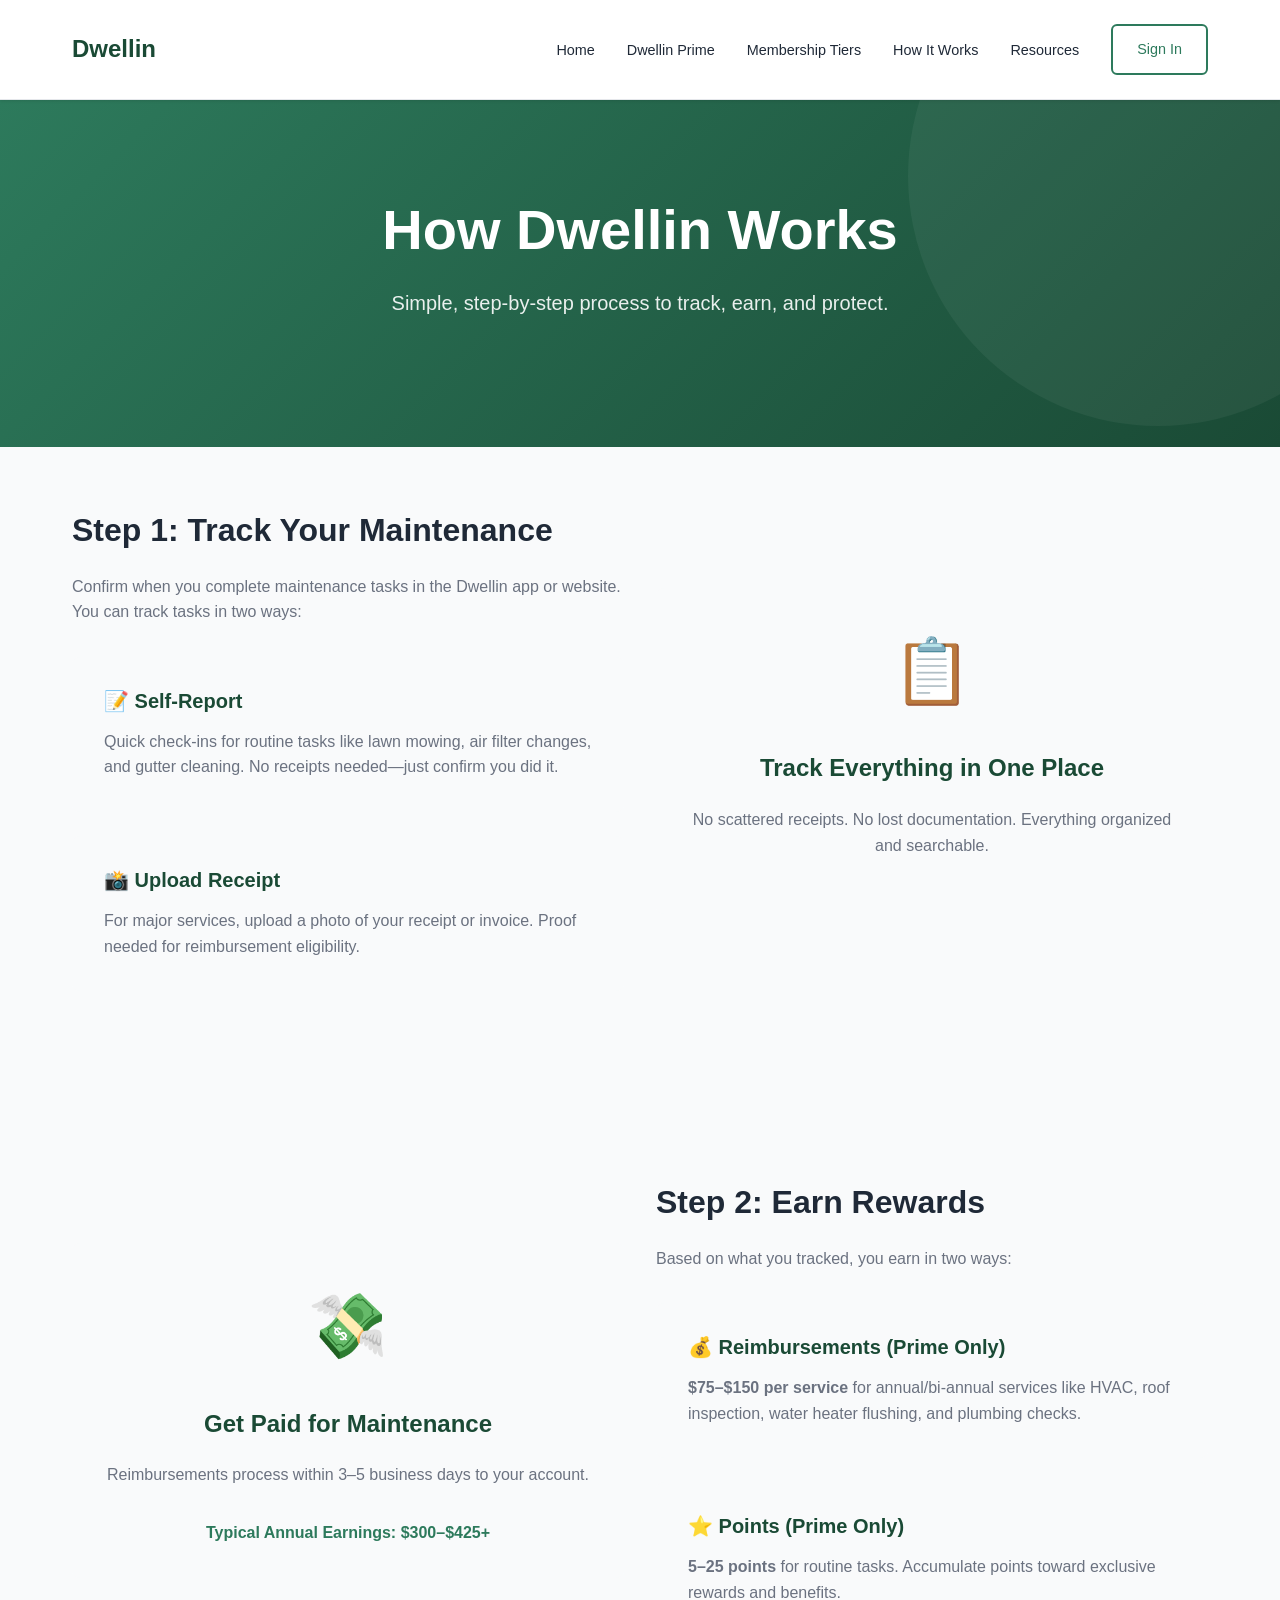
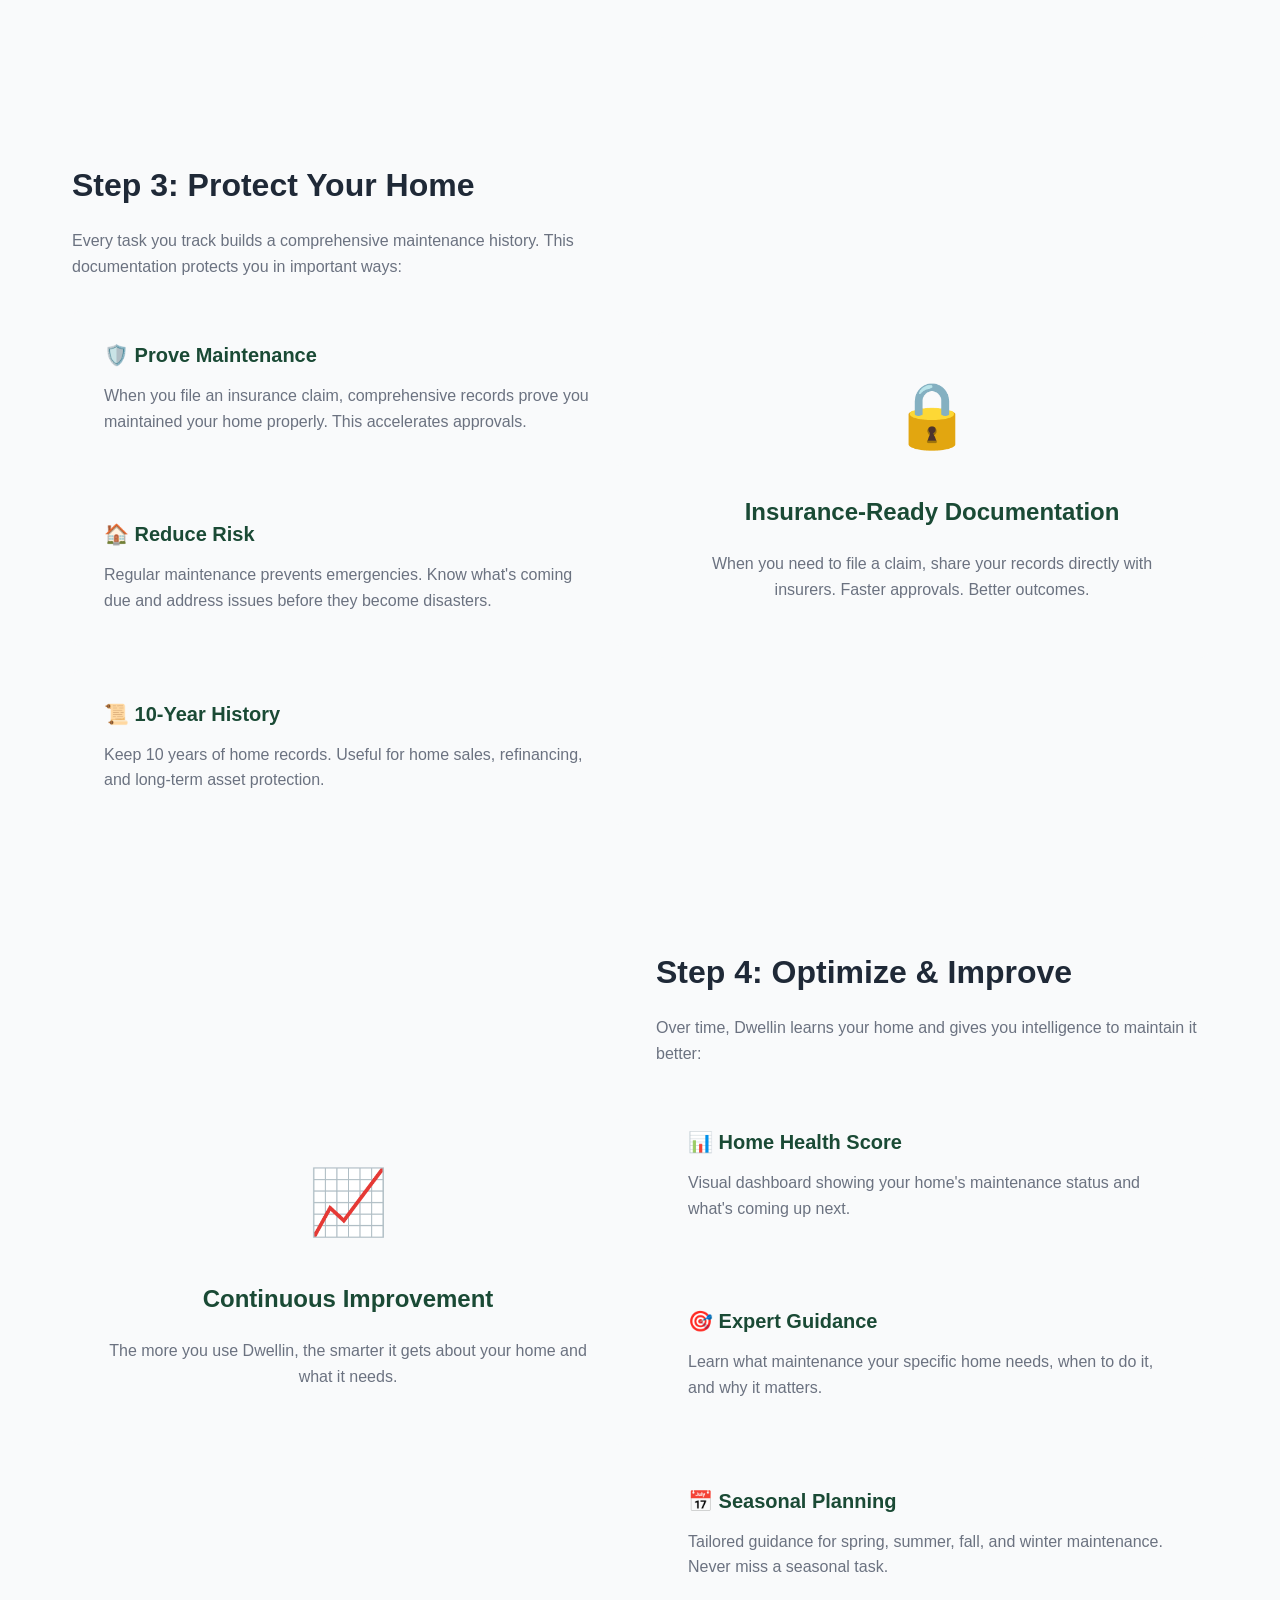
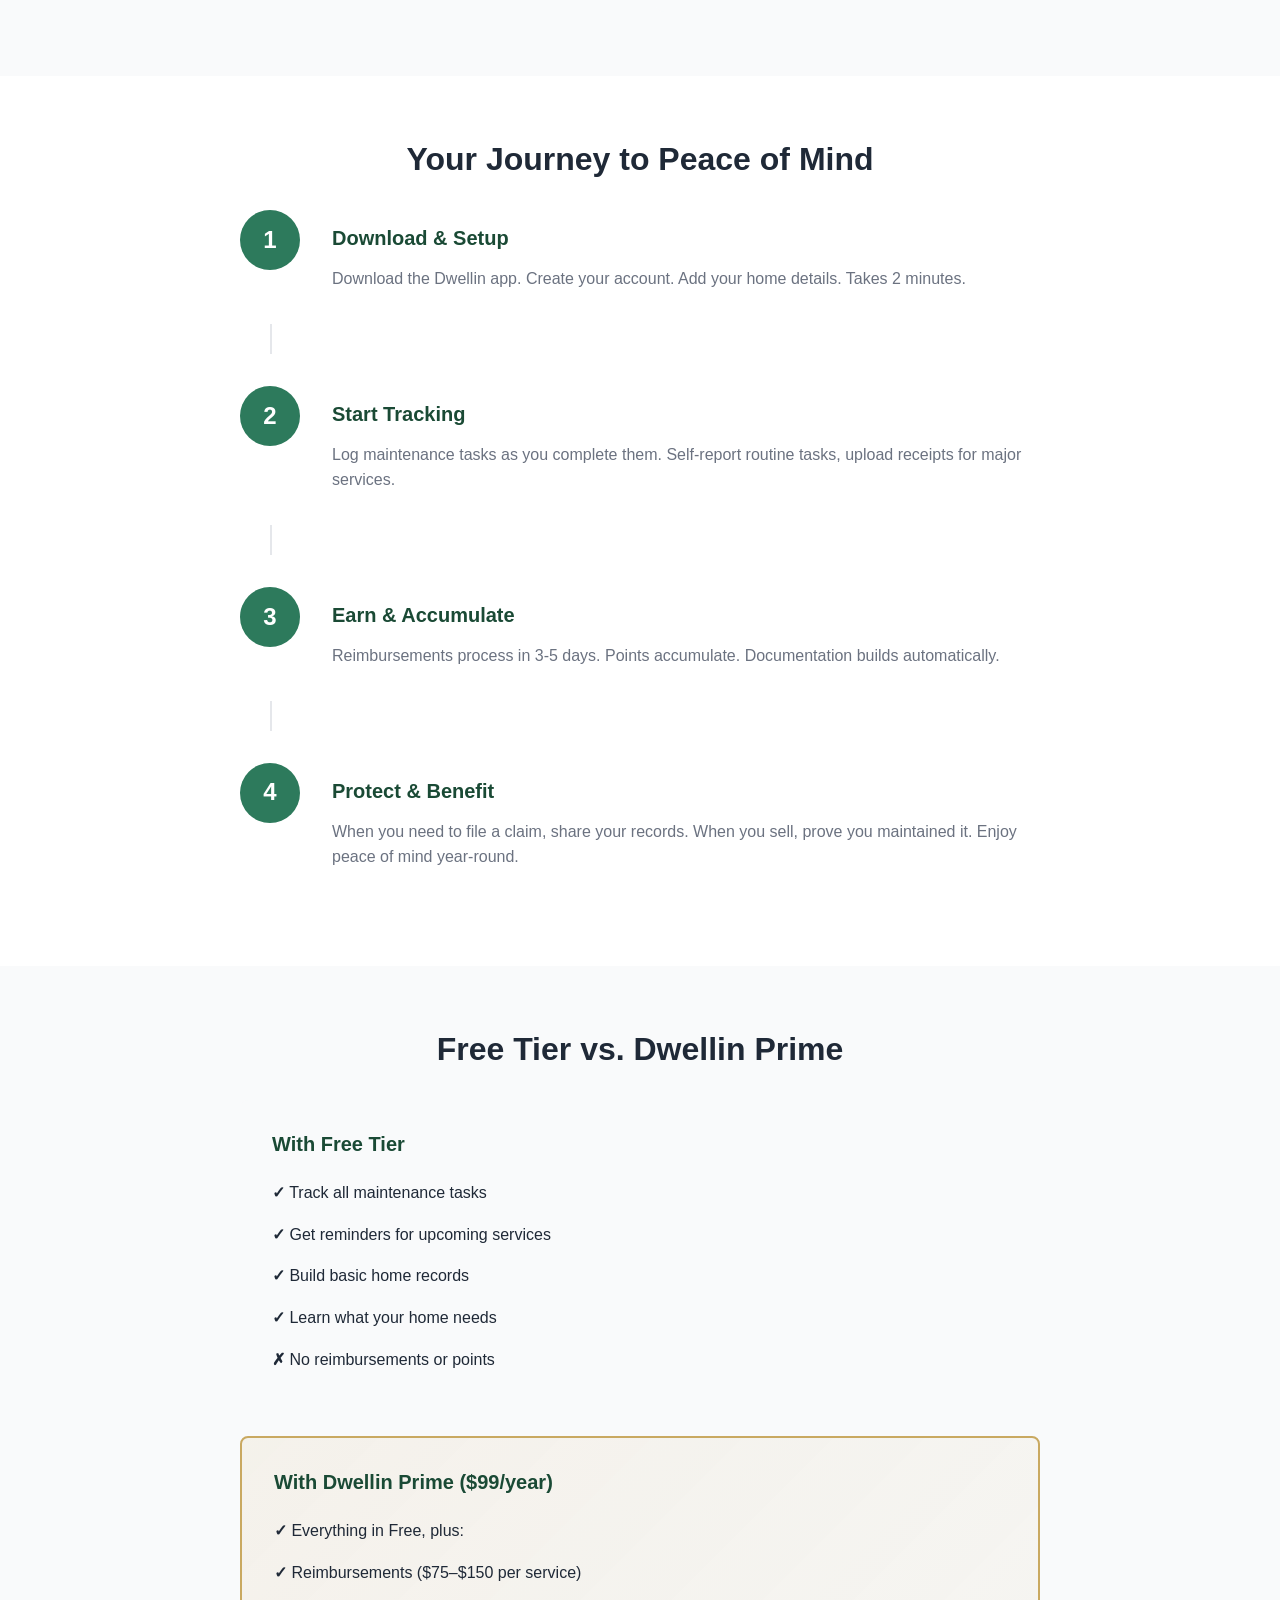
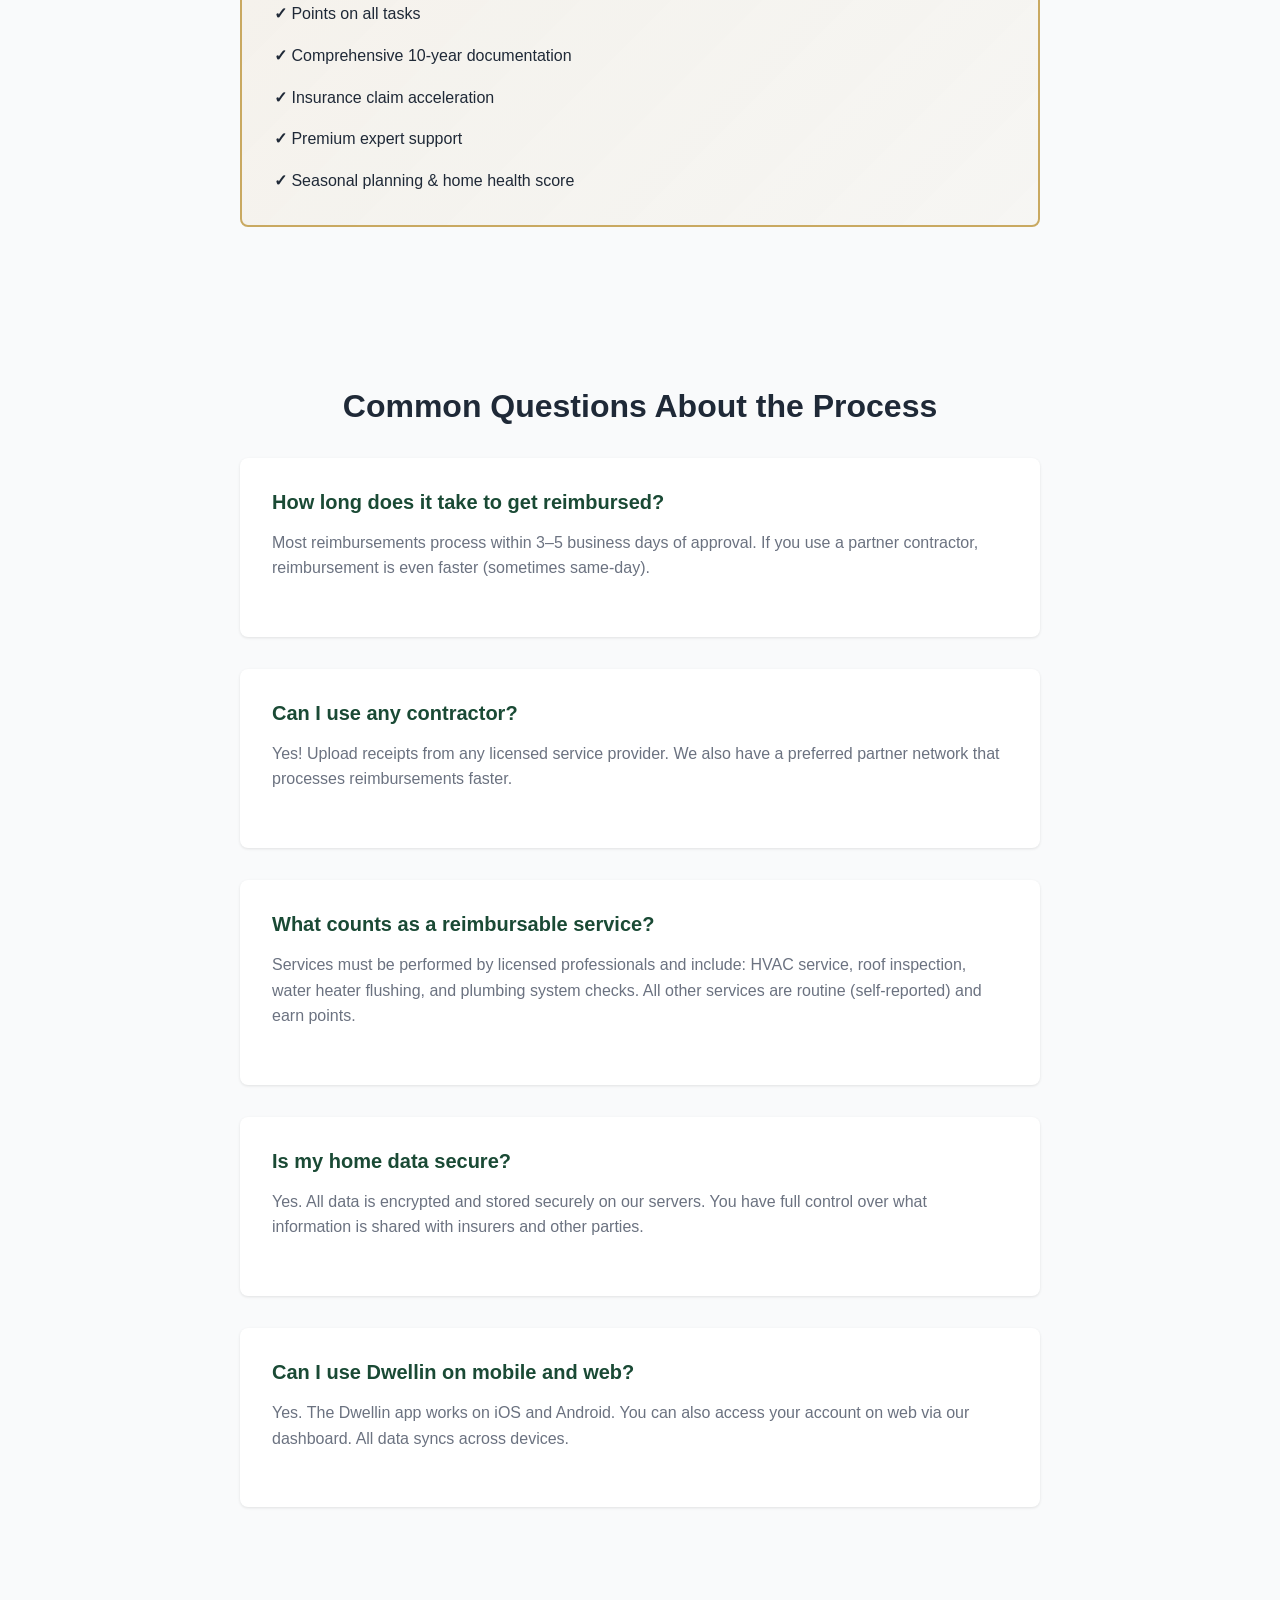
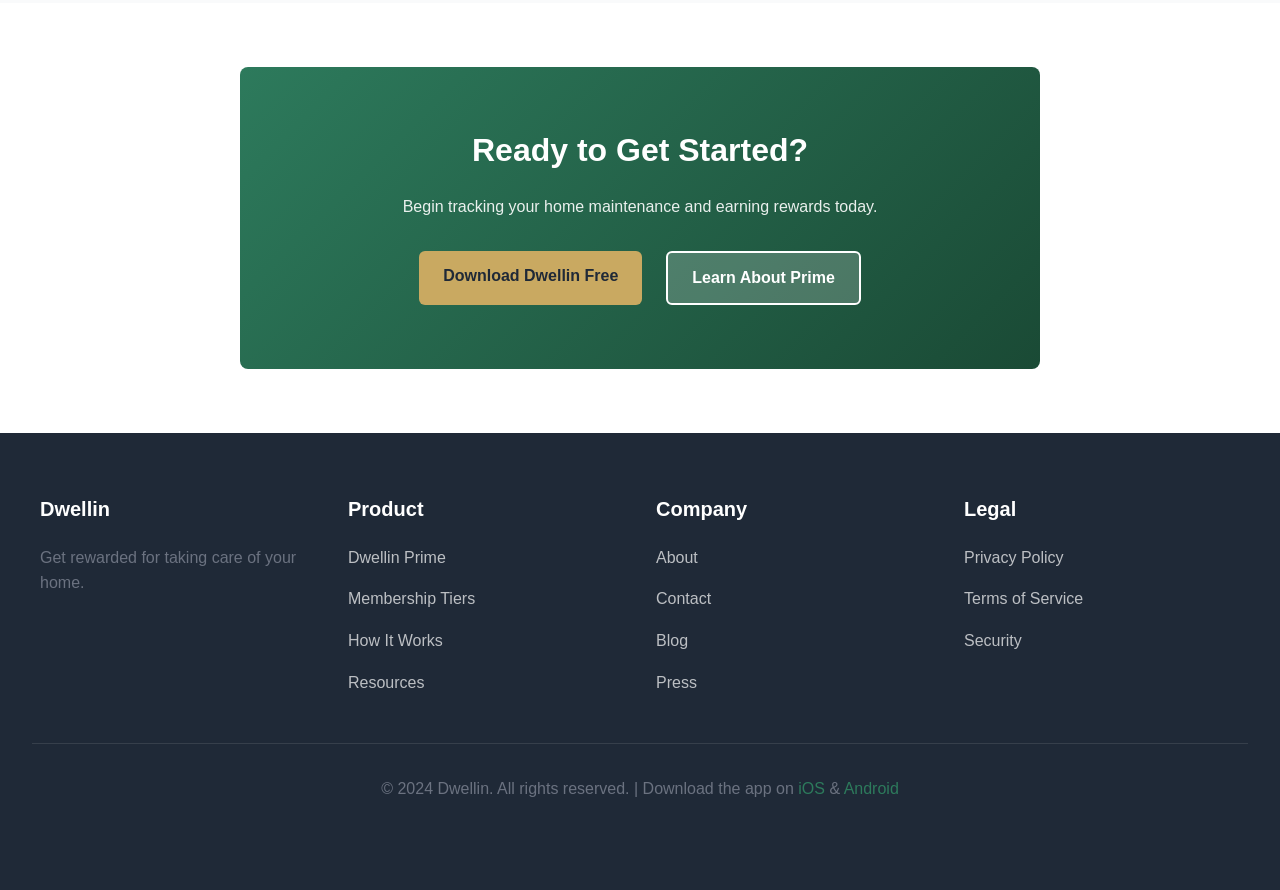
<file: how-it-works.html>
<!DOCTYPE html>
<html lang="en">
<head>
  <meta charset="UTF-8">
  <meta name="viewport" content="width=device-width, initial-scale=1.0">
  <title>How Dwellin Works - Get Rewarded for Home Maintenance</title>
  <link rel="stylesheet" href="styles.css">
</head>
<body>
  <!-- NAVIGATION -->
  <header>
    <nav class="navbar">
      <a href="/" class="logo">Dwellin</a>
      <ul class="nav-links">
        <li><a href="/">Home</a></li>
        <li><a href="prime.html">Dwellin Prime</a></li>
        <li><a href="pricing.html">Membership Tiers</a></li>
        <li><a href="how-it-works.html">How It Works</a></li>
        <li><a href="resources.html">Resources</a></li>
        <li><a href="#" class="cta-button secondary">Sign In</a></li>
      </ul>
    </nav>
  </header>

  <!-- HERO SECTION -->
  <section class="hero">
    <div class="hero-content">
      <h1>How Dwellin Works</h1>
      <p>Simple, step-by-step process to track, earn, and protect.</p>
    </div>
  </section>

  <!-- STEP 1: TRACK -->
  <section class="benefits">
    <div class="container">
      <div style="display: grid; grid-template-columns: 1fr 1fr; gap: var(--spacing-lg); align-items: center; margin-bottom: var(--spacing-2xl);">
        <div>
          <h2>Step 1: Track Your Maintenance</h2>
          <p>Confirm when you complete maintenance tasks in the Dwellin app or website. You can track tasks in two ways:</p>
          
          <div style="background: var(--bg-light); padding: var(--spacing-lg); border-radius: 0.5rem; margin-top: var(--spacing-lg);">
            <h4 style="color: var(--primary-dark); margin-bottom: var(--spacing-sm);">📝 Self-Report</h4>
            <p style="margin-bottom: 0;">Quick check-ins for routine tasks like lawn mowing, air filter changes, and gutter cleaning. No receipts needed—just confirm you did it.</p>
          </div>
          
          <div style="background: var(--bg-light); padding: var(--spacing-lg); border-radius: 0.5rem; margin-top: var(--spacing-md);">
            <h4 style="color: var(--primary-dark); margin-bottom: var(--spacing-sm);">📸 Upload Receipt</h4>
            <p style="margin-bottom: 0;">For major services, upload a photo of your receipt or invoice. Proof needed for reimbursement eligibility.</p>
          </div>
        </div>
        
        <div style="background: var(--bg-light); padding: var(--spacing-lg); border-radius: 0.5rem; text-align: center;">
          <div style="font-size: 4rem; margin-bottom: var(--spacing-lg);">📋</div>
          <h3 style="color: var(--primary-dark); margin-bottom: var(--spacing-md);">Track Everything in One Place</h3>
          <p>No scattered receipts. No lost documentation. Everything organized and searchable.</p>
        </div>
      </div>
    </div>
  </section>

  <!-- STEP 2: EARN -->
  <section class="features">
    <div class="container">
      <div style="display: grid; grid-template-columns: 1fr 1fr; gap: var(--spacing-lg); align-items: center;">
        <div style="order: 2;">
          <h2>Step 2: Earn Rewards</h2>
          <p>Based on what you tracked, you earn in two ways:</p>
          
          <div style="background: var(--bg-light); padding: var(--spacing-lg); border-radius: 0.5rem; margin-top: var(--spacing-lg);">
            <h4 style="color: var(--primary-dark); margin-bottom: var(--spacing-sm);">💰 Reimbursements (Prime Only)</h4>
            <p style="margin-bottom: 0;"><strong>$75–$150 per service</strong> for annual/bi-annual services like HVAC, roof inspection, water heater flushing, and plumbing checks.</p>
          </div>
          
          <div style="background: var(--bg-light); padding: var(--spacing-lg); border-radius: 0.5rem; margin-top: var(--spacing-md);">
            <h4 style="color: var(--primary-dark); margin-bottom: var(--spacing-sm);">⭐ Points (Prime Only)</h4>
            <p style="margin-bottom: 0;"><strong>5–25 points</strong> for routine tasks. Accumulate points toward exclusive rewards and benefits.</p>
          </div>
        </div>
        
        <div style="order: 1; background: var(--bg-light); padding: var(--spacing-lg); border-radius: 0.5rem; text-align: center;">
          <div style="font-size: 4rem; margin-bottom: var(--spacing-lg);">💸</div>
          <h3 style="color: var(--primary-dark); margin-bottom: var(--spacing-md);">Get Paid for Maintenance</h3>
          <p>Reimbursements process within 3–5 business days to your account.</p>
          <p style="margin-bottom: 0; margin-top: var(--spacing-lg); font-weight: 600; color: var(--primary-green);">Typical Annual Earnings: $300–$425+</p>
        </div>
      </div>
    </div>
  </section>

  <!-- STEP 3: PROTECT -->
  <section class="benefits">
    <div class="container">
      <div style="display: grid; grid-template-columns: 1fr 1fr; gap: var(--spacing-lg); align-items: center;">
        <div>
          <h2>Step 3: Protect Your Home</h2>
          <p>Every task you track builds a comprehensive maintenance history. This documentation protects you in important ways:</p>
          
          <div style="background: var(--bg-light); padding: var(--spacing-lg); border-radius: 0.5rem; margin-top: var(--spacing-lg);">
            <h4 style="color: var(--primary-dark); margin-bottom: var(--spacing-sm);">🛡️ Prove Maintenance</h4>
            <p style="margin-bottom: 0;">When you file an insurance claim, comprehensive records prove you maintained your home properly. This accelerates approvals.</p>
          </div>
          
          <div style="background: var(--bg-light); padding: var(--spacing-lg); border-radius: 0.5rem; margin-top: var(--spacing-md);">
            <h4 style="color: var(--primary-dark); margin-bottom: var(--spacing-sm);">🏠 Reduce Risk</h4>
            <p style="margin-bottom: 0;">Regular maintenance prevents emergencies. Know what's coming due and address issues before they become disasters.</p>
          </div>
          
          <div style="background: var(--bg-light); padding: var(--spacing-lg); border-radius: 0.5rem; margin-top: var(--spacing-md);">
            <h4 style="color: var(--primary-dark); margin-bottom: var(--spacing-sm);">📜 10-Year History</h4>
            <p style="margin-bottom: 0;">Keep 10 years of home records. Useful for home sales, refinancing, and long-term asset protection.</p>
          </div>
        </div>
        
        <div style="background: var(--bg-light); padding: var(--spacing-lg); border-radius: 0.5rem; text-align: center;">
          <div style="font-size: 4rem; margin-bottom: var(--spacing-lg);">🔒</div>
          <h3 style="color: var(--primary-dark); margin-bottom: var(--spacing-md);">Insurance-Ready Documentation</h3>
          <p>When you need to file a claim, share your records directly with insurers. Faster approvals. Better outcomes.</p>
        </div>
      </div>
    </div>
  </section>

  <!-- STEP 4: OPTIMIZE -->
  <section class="features">
    <div class="container">
      <div style="display: grid; grid-template-columns: 1fr 1fr; gap: var(--spacing-lg); align-items: center;">
        <div style="order: 2;">
          <h2>Step 4: Optimize & Improve</h2>
          <p>Over time, Dwellin learns your home and gives you intelligence to maintain it better:</p>
          
          <div style="background: var(--bg-light); padding: var(--spacing-lg); border-radius: 0.5rem; margin-top: var(--spacing-lg);">
            <h4 style="color: var(--primary-dark); margin-bottom: var(--spacing-sm);">📊 Home Health Score</h4>
            <p style="margin-bottom: 0;">Visual dashboard showing your home's maintenance status and what's coming up next.</p>
          </div>
          
          <div style="background: var(--bg-light); padding: var(--spacing-lg); border-radius: 0.5rem; margin-top: var(--spacing-md);">
            <h4 style="color: var(--primary-dark); margin-bottom: var(--spacing-sm);">🎯 Expert Guidance</h4>
            <p style="margin-bottom: 0;">Learn what maintenance your specific home needs, when to do it, and why it matters.</p>
          </div>
          
          <div style="background: var(--bg-light); padding: var(--spacing-lg); border-radius: 0.5rem; margin-top: var(--spacing-md);">
            <h4 style="color: var(--primary-dark); margin-bottom: var(--spacing-sm);">📅 Seasonal Planning</h4>
            <p style="margin-bottom: 0;">Tailored guidance for spring, summer, fall, and winter maintenance. Never miss a seasonal task.</p>
          </div>
        </div>
        
        <div style="order: 1; background: var(--bg-light); padding: var(--spacing-lg); border-radius: 0.5rem; text-align: center;">
          <div style="font-size: 4rem; margin-bottom: var(--spacing-lg);">📈</div>
          <h3 style="color: var(--primary-dark); margin-bottom: var(--spacing-md);">Continuous Improvement</h3>
          <p>The more you use Dwellin, the smarter it gets about your home and what it needs.</p>
        </div>
      </div>
    </div>
  </section>

  <!-- FLOW DIAGRAM -->
  <section class="tiers">
    <div class="container">
      <h2 class="text-center">Your Journey to Peace of Mind</h2>
      
      <div style="max-width: 800px; margin: var(--spacing-lg) auto; position: relative;">
        <!-- Timeline -->
        <div style="display: flex; flex-direction: column; gap: var(--spacing-lg);">
          <!-- Point 1 -->
          <div style="display: flex; gap: var(--spacing-lg);">
            <div style="flex-shrink: 0;">
              <div style="width: 60px; height: 60px; background: var(--primary-green); color: white; border-radius: 50%; display: flex; align-items: center; justify-content: center; font-weight: 700; font-size: 1.5rem;">1</div>
            </div>
            <div style="flex-grow: 1; padding-top: var(--spacing-sm);">
              <h4 style="color: var(--primary-dark); margin-bottom: var(--spacing-sm);">Download & Setup</h4>
              <p style="margin-bottom: 0;">Download the Dwellin app. Create your account. Add your home details. Takes 2 minutes.</p>
            </div>
          </div>
          
          <!-- Connector -->
          <div style="width: 2px; height: 30px; background: var(--border-light); margin-left: 30px;"></div>
          
          <!-- Point 2 -->
          <div style="display: flex; gap: var(--spacing-lg);">
            <div style="flex-shrink: 0;">
              <div style="width: 60px; height: 60px; background: var(--primary-green); color: white; border-radius: 50%; display: flex; align-items: center; justify-content: center; font-weight: 700; font-size: 1.5rem;">2</div>
            </div>
            <div style="flex-grow: 1; padding-top: var(--spacing-sm);">
              <h4 style="color: var(--primary-dark); margin-bottom: var(--spacing-sm);">Start Tracking</h4>
              <p style="margin-bottom: 0;">Log maintenance tasks as you complete them. Self-report routine tasks, upload receipts for major services.</p>
            </div>
          </div>
          
          <!-- Connector -->
          <div style="width: 2px; height: 30px; background: var(--border-light); margin-left: 30px;"></div>
          
          <!-- Point 3 -->
          <div style="display: flex; gap: var(--spacing-lg);">
            <div style="flex-shrink: 0;">
              <div style="width: 60px; height: 60px; background: var(--primary-green); color: white; border-radius: 50%; display: flex; align-items: center; justify-content: center; font-weight: 700; font-size: 1.5rem;">3</div>
            </div>
            <div style="flex-grow: 1; padding-top: var(--spacing-sm);">
              <h4 style="color: var(--primary-dark); margin-bottom: var(--spacing-sm);">Earn & Accumulate</h4>
              <p style="margin-bottom: 0;">Reimbursements process in 3-5 days. Points accumulate. Documentation builds automatically.</p>
            </div>
          </div>
          
          <!-- Connector -->
          <div style="width: 2px; height: 30px; background: var(--border-light); margin-left: 30px;"></div>
          
          <!-- Point 4 -->
          <div style="display: flex; gap: var(--spacing-lg);">
            <div style="flex-shrink: 0;">
              <div style="width: 60px; height: 60px; background: var(--primary-green); color: white; border-radius: 50%; display: flex; align-items: center; justify-content: center; font-weight: 700; font-size: 1.5rem;">4</div>
            </div>
            <div style="flex-grow: 1; padding-top: var(--spacing-sm);">
              <h4 style="color: var(--primary-dark); margin-bottom: var(--spacing-sm);">Protect & Benefit</h4>
              <p style="margin-bottom: 0;">When you need to file a claim, share your records. When you sell, prove you maintained it. Enjoy peace of mind year-round.</p>
            </div>
          </div>
        </div>
      </div>
    </div>
  </section>

  <!-- FREE VS PRIME TRACKING -->
  <section class="benefits">
    <div class="container">
      <h2 class="text-center">Free Tier vs. Dwellin Prime</h2>
      
      <div style="max-width: 800px; margin: var(--spacing-lg) auto;">
        <div style="background: var(--bg-light); padding: var(--spacing-lg); border-radius: 0.5rem; margin-bottom: var(--spacing-lg);">
          <h4 style="color: var(--primary-dark); margin-bottom: var(--spacing-md);">With Free Tier</h4>
          <ul style="list-style: none;">
            <li style="margin-bottom: var(--spacing-sm);"><strong>✓</strong> Track all maintenance tasks</li>
            <li style="margin-bottom: var(--spacing-sm);"><strong>✓</strong> Get reminders for upcoming services</li>
            <li style="margin-bottom: var(--spacing-sm);"><strong>✓</strong> Build basic home records</li>
            <li style="margin-bottom: var(--spacing-sm);"><strong>✓</strong> Learn what your home needs</li>
            <li><strong>✗</strong> No reimbursements or points</li>
          </ul>
        </div>
        
        <div style="background: linear-gradient(135deg, rgba(201, 169, 97, 0.1) 0%, rgba(201, 169, 97, 0.05) 100%); padding: var(--spacing-lg); border-radius: 0.5rem; border: 2px solid var(--accent-gold);">
          <h4 style="color: var(--primary-dark); margin-bottom: var(--spacing-md);">With Dwellin Prime ($99/year)</h4>
          <ul style="list-style: none;">
            <li style="margin-bottom: var(--spacing-sm);"><strong>✓</strong> Everything in Free, plus:</li>
            <li style="margin-bottom: var(--spacing-sm);"><strong>✓</strong> Reimbursements ($75–$150 per service)</li>
            <li style="margin-bottom: var(--spacing-sm);"><strong>✓</strong> Points on all tasks</li>
            <li style="margin-bottom: var(--spacing-sm);"><strong>✓</strong> Comprehensive 10-year documentation</li>
            <li style="margin-bottom: var(--spacing-sm);"><strong>✓</strong> Insurance claim acceleration</li>
            <li style="margin-bottom: var(--spacing-sm);"><strong>✓</strong> Premium expert support</li>
            <li><strong>✓</strong> Seasonal planning & home health score</li>
          </ul>
        </div>
      </div>
    </div>
  </section>

  <!-- COMMON QUESTIONS -->
  <section class="features">
    <div class="container">
      <h2 class="text-center">Common Questions About the Process</h2>
      
      <div style="max-width: 800px; margin: var(--spacing-lg) auto;">
        <div style="background: white; padding: var(--spacing-lg); border-radius: 0.5rem; margin-bottom: var(--spacing-lg); box-shadow: 0 1px 3px rgba(0, 0, 0, 0.1);">
          <h4 style="color: var(--primary-dark); margin-bottom: var(--spacing-sm);">How long does it take to get reimbursed?</h4>
          <p>Most reimbursements process within 3–5 business days of approval. If you use a partner contractor, reimbursement is even faster (sometimes same-day).</p>
        </div>
        
        <div style="background: white; padding: var(--spacing-lg); border-radius: 0.5rem; margin-bottom: var(--spacing-lg); box-shadow: 0 1px 3px rgba(0, 0, 0, 0.1);">
          <h4 style="color: var(--primary-dark); margin-bottom: var(--spacing-sm);">Can I use any contractor?</h4>
          <p>Yes! Upload receipts from any licensed service provider. We also have a preferred partner network that processes reimbursements faster.</p>
        </div>
        
        <div style="background: white; padding: var(--spacing-lg); border-radius: 0.5rem; margin-bottom: var(--spacing-lg); box-shadow: 0 1px 3px rgba(0, 0, 0, 0.1);">
          <h4 style="color: var(--primary-dark); margin-bottom: var(--spacing-sm);">What counts as a reimbursable service?</h4>
          <p>Services must be performed by licensed professionals and include: HVAC service, roof inspection, water heater flushing, and plumbing system checks. All other services are routine (self-reported) and earn points.</p>
        </div>
        
        <div style="background: white; padding: var(--spacing-lg); border-radius: 0.5rem; margin-bottom: var(--spacing-lg); box-shadow: 0 1px 3px rgba(0, 0, 0, 0.1);">
          <h4 style="color: var(--primary-dark); margin-bottom: var(--spacing-sm);">Is my home data secure?</h4>
          <p>Yes. All data is encrypted and stored securely on our servers. You have full control over what information is shared with insurers and other parties.</p>
        </div>
        
        <div style="background: white; padding: var(--spacing-lg); border-radius: 0.5rem; box-shadow: 0 1px 3px rgba(0, 0, 0, 0.1);">
          <h4 style="color: var(--primary-dark); margin-bottom: var(--spacing-sm);">Can I use Dwellin on mobile and web?</h4>
          <p>Yes. The Dwellin app works on iOS and Android. You can also access your account on web via our dashboard. All data syncs across devices.</p>
        </div>
      </div>
    </div>
  </section>

  <!-- CALL TO ACTION -->
  <section class="cta-section">
    <h2>Ready to Get Started?</h2>
    <p>Begin tracking your home maintenance and earning rewards today.</p>
    <div class="cta-buttons">
      <a href="#" class="cta-button primary">Download Dwellin Free</a>
      <a href="prime.html" class="cta-button secondary-light">Learn About Prime</a>
    </div>
  </section>

  <!-- FOOTER -->
  <footer>
    <div class="footer-content">
      <div class="footer-section">
        <h4>Dwellin</h4>
        <p>Get rewarded for taking care of your home.</p>
      </div>
      
      <div class="footer-section">
        <h4>Product</h4>
        <ul>
          <li><a href="prime.html">Dwellin Prime</a></li>
          <li><a href="pricing.html">Membership Tiers</a></li>
          <li><a href="how-it-works.html">How It Works</a></li>
          <li><a href="resources.html">Resources</a></li>
        </ul>
      </div>
      
      <div class="footer-section">
        <h4>Company</h4>
        <ul>
          <li><a href="#">About</a></li>
          <li><a href="#">Contact</a></li>
          <li><a href="#">Blog</a></li>
          <li><a href="#">Press</a></li>
        </ul>
      </div>
      
      <div class="footer-section">
        <h4>Legal</h4>
        <ul>
          <li><a href="#">Privacy Policy</a></li>
          <li><a href="#">Terms of Service</a></li>
          <li><a href="#">Security</a></li>
        </ul>
      </div>
    </div>
    
    <div class="footer-bottom">
      <p>&copy; 2024 Dwellin. All rights reserved. | Download the app on <a href="#">iOS</a> & <a href="#">Android</a></p>
    </div>
  </footer>
</body>
</html>
</file>
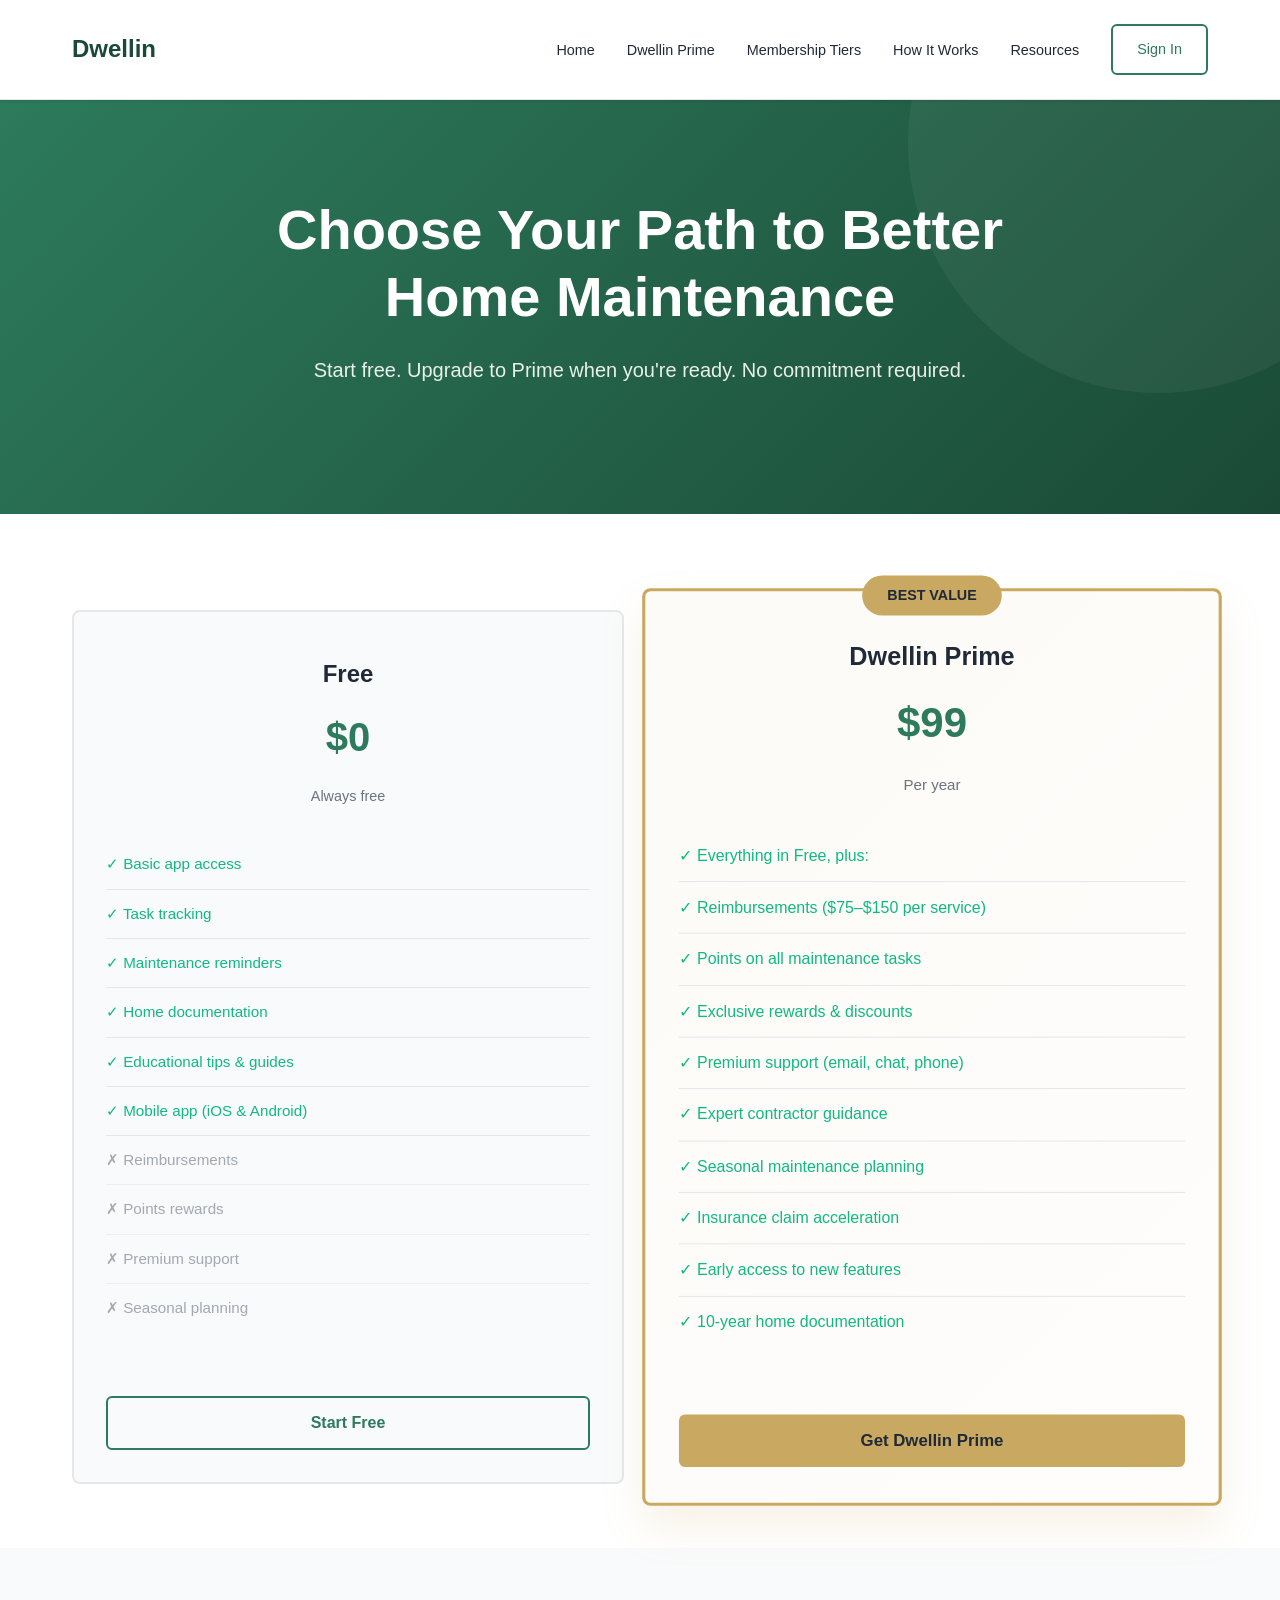
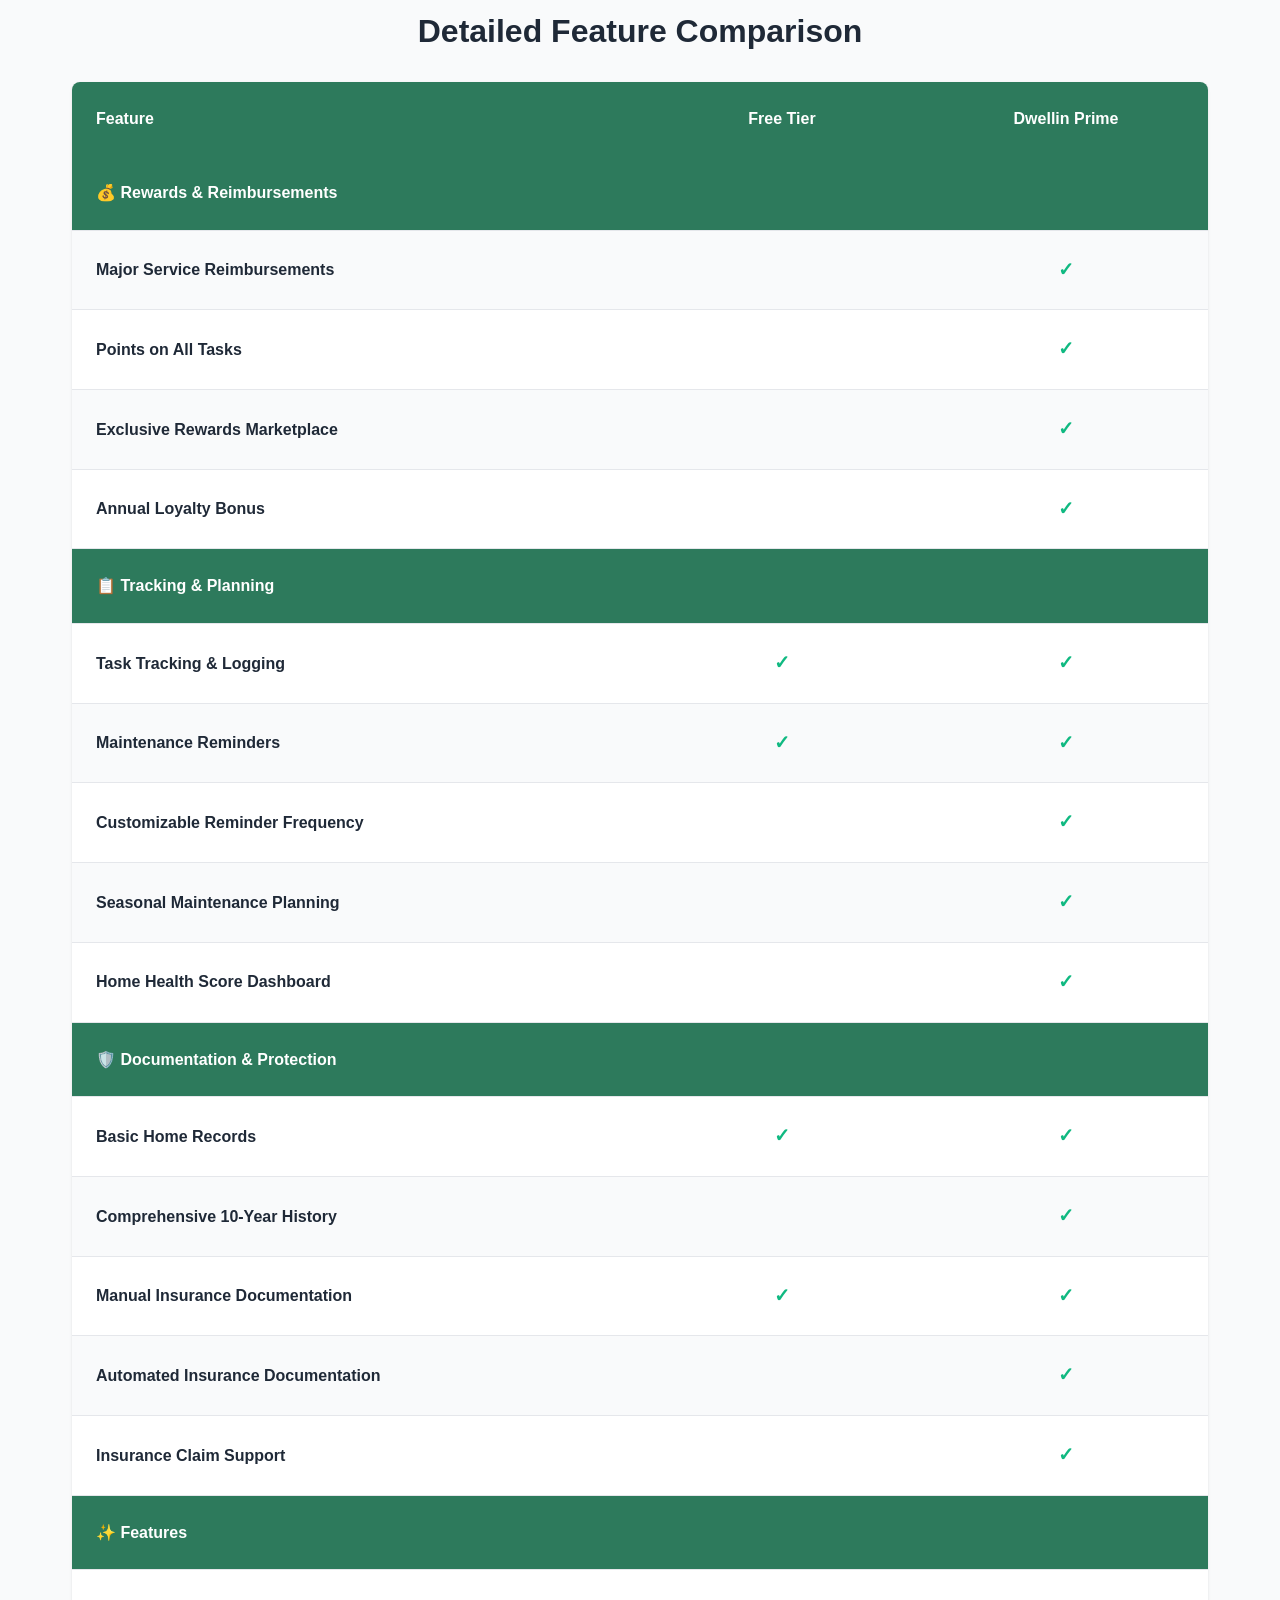
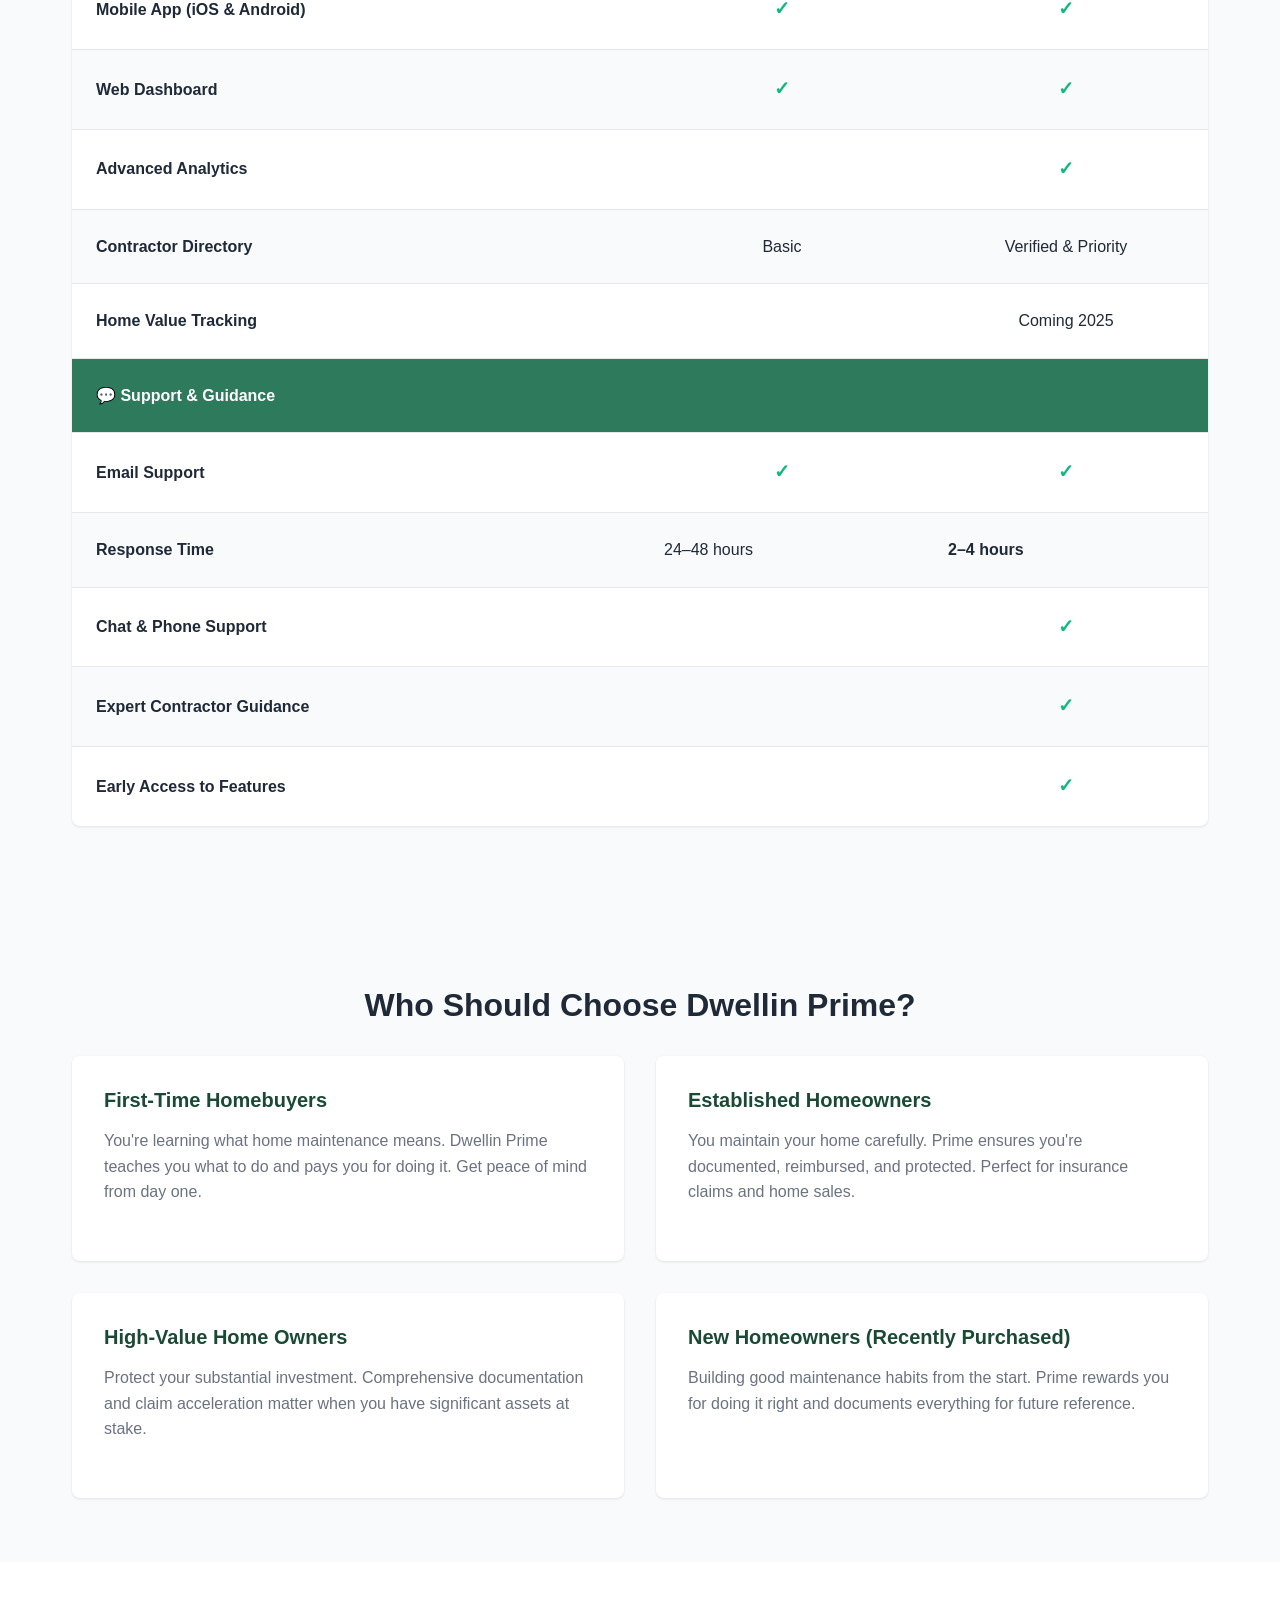
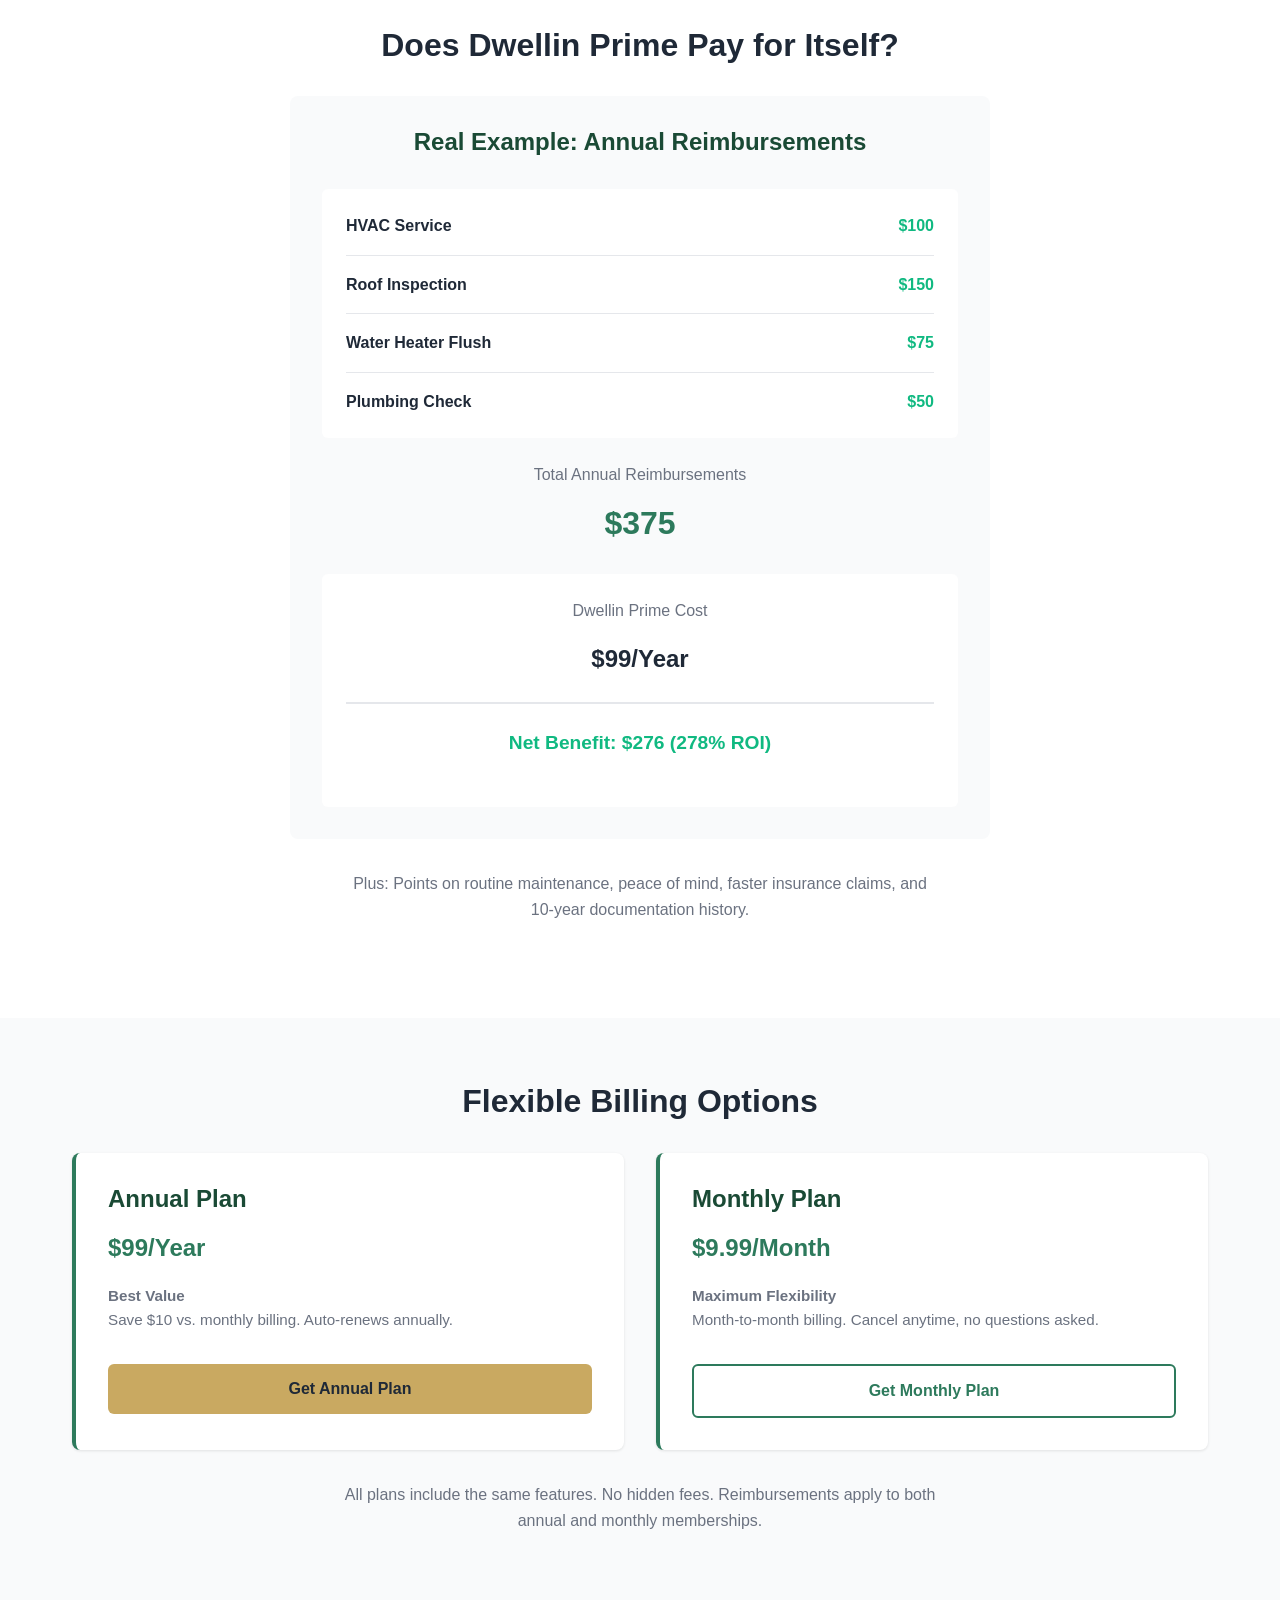
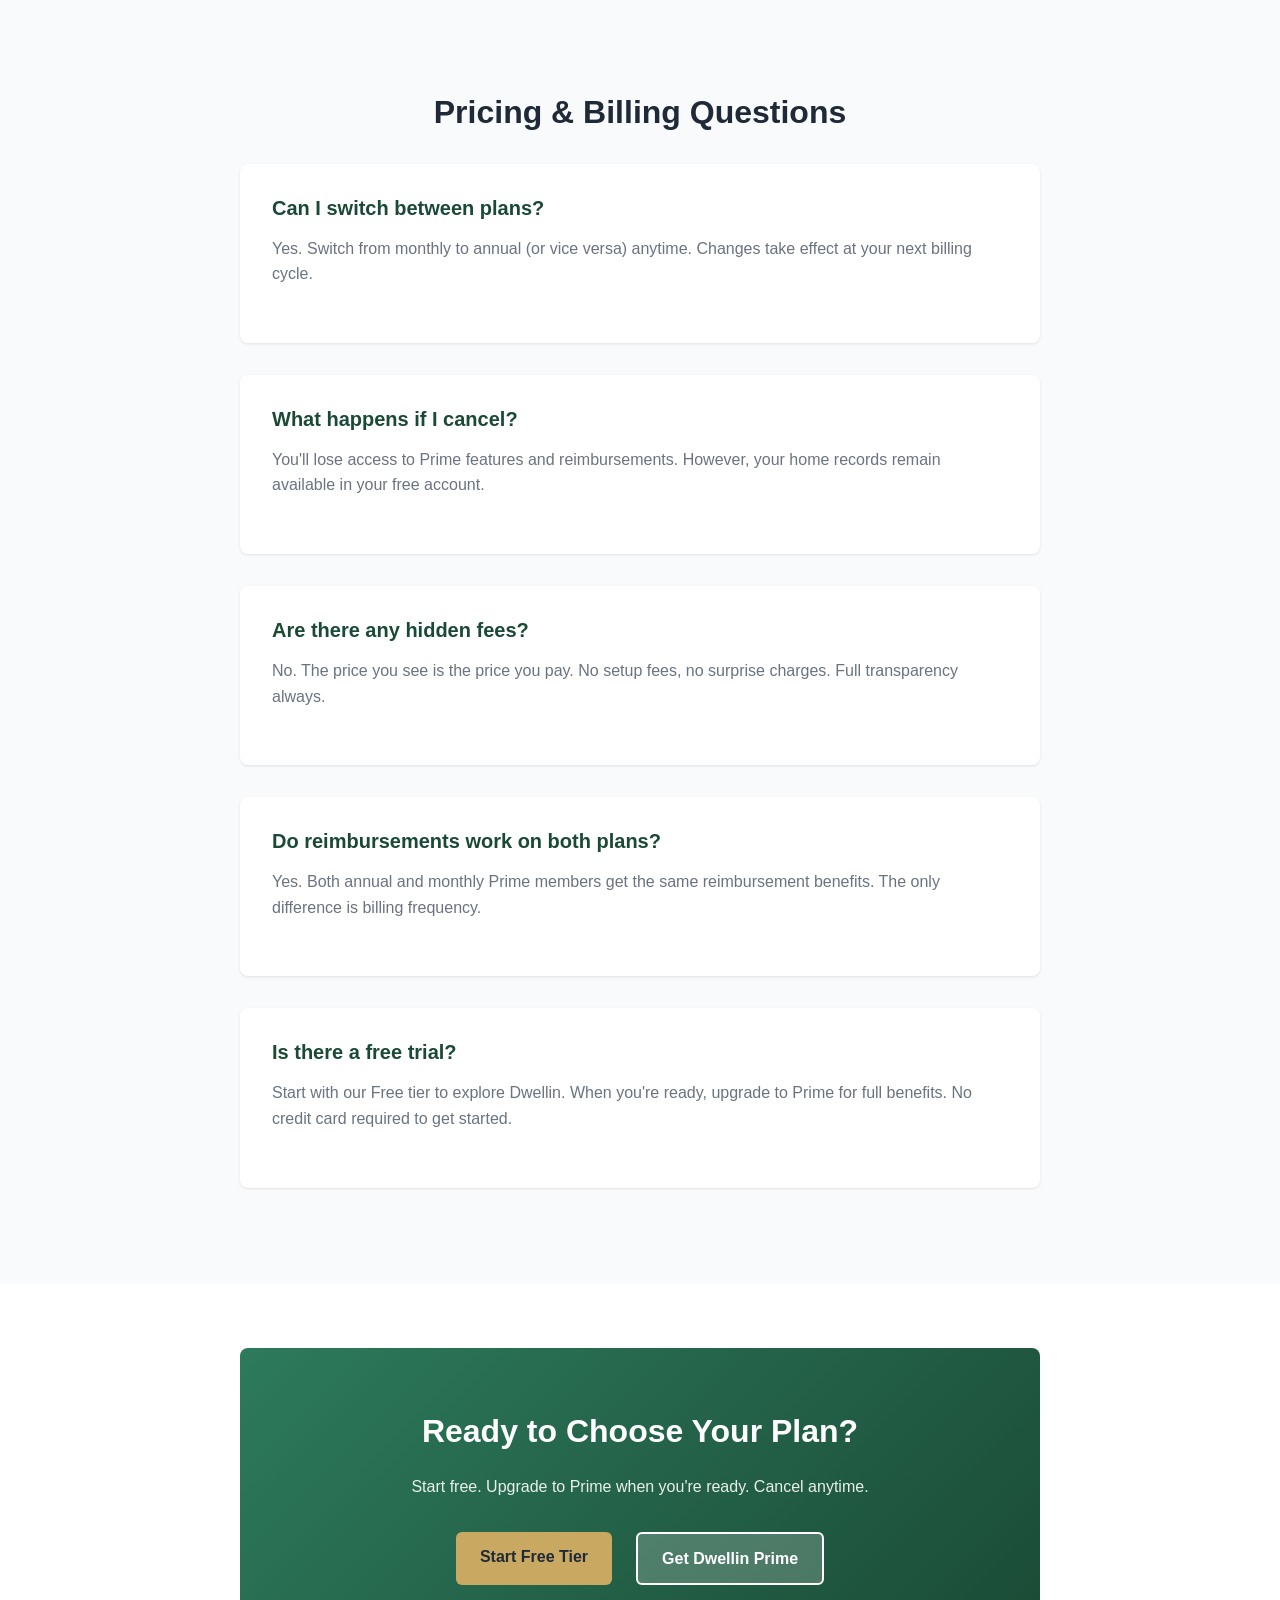
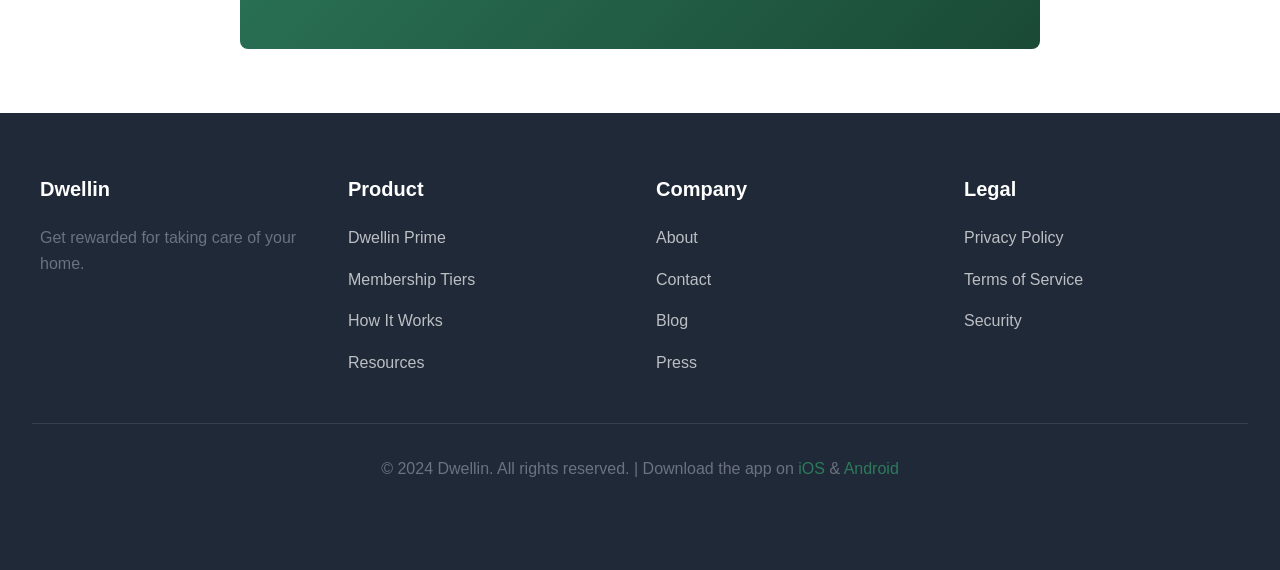
<file: pricing.html>
<!DOCTYPE html>
<html lang="en">
<head>
  <meta charset="UTF-8">
  <meta name="viewport" content="width=device-width, initial-scale=1.0">
  <title>Dwellin Membership Tiers - Choose Your Plan</title>
  <link rel="stylesheet" href="styles.css">
</head>
<body>
  <!-- NAVIGATION -->
  <header>
    <nav class="navbar">
      <a href="/" class="logo">Dwellin</a>
      <ul class="nav-links">
        <li><a href="/">Home</a></li>
        <li><a href="prime.html">Dwellin Prime</a></li>
        <li><a href="pricing.html">Membership Tiers</a></li>
        <li><a href="how-it-works.html">How It Works</a></li>
        <li><a href="resources.html">Resources</a></li>
        <li><a href="#" class="cta-button secondary">Sign In</a></li>
      </ul>
    </nav>
  </header>

  <!-- HERO SECTION -->
  <section class="hero">
    <div class="hero-content">
      <h1>Choose Your Path to Better Home Maintenance</h1>
      <p>Start free. Upgrade to Prime when you're ready. No commitment required.</p>
    </div>
  </section>

  <!-- TIER CARDS -->
  <section class="tiers">
    <div class="container">
      <div class="tiers-grid">
        <!-- FREE TIER -->
        <div class="tier-card">
          <h3 class="tier-name">Free</h3>
          <p class="tier-price">$0</p>
          <p class="tier-price-label">Always free</p>
          
          <div class="tier-features">
            <div class="tier-feature included">✓ Basic app access</div>
            <div class="tier-feature included">✓ Task tracking</div>
            <div class="tier-feature included">✓ Maintenance reminders</div>
            <div class="tier-feature included">✓ Home documentation</div>
            <div class="tier-feature included">✓ Educational tips & guides</div>
            <div class="tier-feature included">✓ Mobile app (iOS & Android)</div>
            <div class="tier-feature excluded">✗ Reimbursements</div>
            <div class="tier-feature excluded">✗ Points rewards</div>
            <div class="tier-feature excluded">✗ Premium support</div>
            <div class="tier-feature excluded">✗ Seasonal planning</div>
          </div>
          
          <a href="#" class="cta-button secondary tier-cta">Start Free</a>
        </div>
        
        <!-- PREMIUM TIER -->
        <div class="tier-card premium">
          <div class="tier-badge">BEST VALUE</div>
          <h3 class="tier-name">Dwellin Prime</h3>
          <p class="tier-price">$99</p>
          <p class="tier-price-label">Per year</p>
          
          <div class="tier-features">
            <div class="tier-feature included">✓ Everything in Free, plus:</div>
            <div class="tier-feature included">✓ Reimbursements ($75–$150 per service)</div>
            <div class="tier-feature included">✓ Points on all maintenance tasks</div>
            <div class="tier-feature included">✓ Exclusive rewards & discounts</div>
            <div class="tier-feature included">✓ Premium support (email, chat, phone)</div>
            <div class="tier-feature included">✓ Expert contractor guidance</div>
            <div class="tier-feature included">✓ Seasonal maintenance planning</div>
            <div class="tier-feature included">✓ Insurance claim acceleration</div>
            <div class="tier-feature included">✓ Early access to new features</div>
            <div class="tier-feature included">✓ 10-year home documentation</div>
          </div>
          
          <a href="prime.html" class="cta-button primary tier-cta">Get Dwellin Prime</a>
        </div>
      </div>
    </div>
  </section>

  <!-- DETAILED COMPARISON TABLE -->
  <section class="benefits">
    <div class="container">
      <h2 class="text-center">Detailed Feature Comparison</h2>
      
      <table class="comparison-table">
        <thead>
          <tr>
            <th>Feature</th>
            <th style="text-align: center; width: 25%;">Free Tier</th>
            <th style="text-align: center; width: 25%;">Dwellin Prime</th>
          </tr>
        </thead>
        <tbody>
          <!-- REWARDS & REIMBURSEMENTS -->
          <tr>
            <td colspan="3" style="background: var(--primary-green); color: white; font-weight: 600;">💰 Rewards & Reimbursements</td>
          </tr>
          <tr>
            <td class="feature-name">Major Service Reimbursements</td>
            <td></td>
            <td style="text-align: center;"><div class="check-icon"></div></td>
          </tr>
          <tr>
            <td class="feature-name">Points on All Tasks</td>
            <td></td>
            <td style="text-align: center;"><div class="check-icon"></div></td>
          </tr>
          <tr>
            <td class="feature-name">Exclusive Rewards Marketplace</td>
            <td></td>
            <td style="text-align: center;"><div class="check-icon"></div></td>
          </tr>
          <tr>
            <td class="feature-name">Annual Loyalty Bonus</td>
            <td></td>
            <td style="text-align: center;"><div class="check-icon"></div></td>
          </tr>
          
          <!-- TRACKING & PLANNING -->
          <tr>
            <td colspan="3" style="background: var(--primary-green); color: white; font-weight: 600;">📋 Tracking & Planning</td>
          </tr>
          <tr>
            <td class="feature-name">Task Tracking & Logging</td>
            <td style="text-align: center;"><div class="check-icon"></div></td>
            <td style="text-align: center;"><div class="check-icon"></div></td>
          </tr>
          <tr>
            <td class="feature-name">Maintenance Reminders</td>
            <td style="text-align: center;"><div class="check-icon"></div></td>
            <td style="text-align: center;"><div class="check-icon"></div></td>
          </tr>
          <tr>
            <td class="feature-name">Customizable Reminder Frequency</td>
            <td></td>
            <td style="text-align: center;"><div class="check-icon"></div></td>
          </tr>
          <tr>
            <td class="feature-name">Seasonal Maintenance Planning</td>
            <td></td>
            <td style="text-align: center;"><div class="check-icon"></div></td>
          </tr>
          <tr>
            <td class="feature-name">Home Health Score Dashboard</td>
            <td></td>
            <td style="text-align: center;"><div class="check-icon"></div></td>
          </tr>
          
          <!-- DOCUMENTATION & PROTECTION -->
          <tr>
            <td colspan="3" style="background: var(--primary-green); color: white; font-weight: 600;">🛡️ Documentation & Protection</td>
          </tr>
          <tr>
            <td class="feature-name">Basic Home Records</td>
            <td style="text-align: center;"><div class="check-icon"></div></td>
            <td style="text-align: center;"><div class="check-icon"></div></td>
          </tr>
          <tr>
            <td class="feature-name">Comprehensive 10-Year History</td>
            <td></td>
            <td style="text-align: center;"><div class="check-icon"></div></td>
          </tr>
          <tr>
            <td class="feature-name">Manual Insurance Documentation</td>
            <td style="text-align: center;"><div class="check-icon"></div></td>
            <td style="text-align: center;"><div class="check-icon"></div></td>
          </tr>
          <tr>
            <td class="feature-name">Automated Insurance Documentation</td>
            <td></td>
            <td style="text-align: center;"><div class="check-icon"></div></td>
          </tr>
          <tr>
            <td class="feature-name">Insurance Claim Support</td>
            <td></td>
            <td style="text-align: center;"><div class="check-icon"></div></td>
          </tr>
          
          <!-- FEATURES -->
          <tr>
            <td colspan="3" style="background: var(--primary-green); color: white; font-weight: 600;">✨ Features</td>
          </tr>
          <tr>
            <td class="feature-name">Mobile App (iOS & Android)</td>
            <td style="text-align: center;"><div class="check-icon"></div></td>
            <td style="text-align: center;"><div class="check-icon"></div></td>
          </tr>
          <tr>
            <td class="feature-name">Web Dashboard</td>
            <td style="text-align: center;"><div class="check-icon"></div></td>
            <td style="text-align: center;"><div class="check-icon"></div></td>
          </tr>
          <tr>
            <td class="feature-name">Advanced Analytics</td>
            <td></td>
            <td style="text-align: center;"><div class="check-icon"></div></td>
          </tr>
          <tr>
            <td class="feature-name">Contractor Directory</td>
            <td style="text-align: center;">Basic</td>
            <td style="text-align: center;">Verified & Priority</td>
          </tr>
          <tr>
            <td class="feature-name">Home Value Tracking</td>
            <td></td>
            <td style="text-align: center;">Coming 2025</td>
          </tr>
          
          <!-- SUPPORT -->
          <tr>
            <td colspan="3" style="background: var(--primary-green); color: white; font-weight: 600;">💬 Support & Guidance</td>
          </tr>
          <tr>
            <td class="feature-name">Email Support</td>
            <td style="text-align: center;"><div class="check-icon"></div></td>
            <td style="text-align: center;"><div class="check-icon"></div></td>
          </tr>
          <tr>
            <td class="feature-name">Response Time</td>
            <td>24–48 hours</td>
            <td style="font-weight: 600;">2–4 hours</td>
          </tr>
          <tr>
            <td class="feature-name">Chat & Phone Support</td>
            <td></td>
            <td style="text-align: center;"><div class="check-icon"></div></td>
          </tr>
          <tr>
            <td class="feature-name">Expert Contractor Guidance</td>
            <td></td>
            <td style="text-align: center;"><div class="check-icon"></div></td>
          </tr>
          <tr>
            <td class="feature-name">Early Access to Features</td>
            <td></td>
            <td style="text-align: center;"><div class="check-icon"></div></td>
          </tr>
        </tbody>
      </table>
    </div>
  </section>

  <!-- SEGMENT-SPECIFIC MESSAGING -->
  <section class="features">
    <div class="container">
      <h2 class="text-center">Who Should Choose Dwellin Prime?</h2>
      <div class="features-grid">
        <div class="feature-item">
          <h4>First-Time Homebuyers</h4>
          <p>You're learning what home maintenance means. Dwellin Prime teaches you what to do and pays you for doing it. Get peace of mind from day one.</p>
        </div>
        
        <div class="feature-item">
          <h4>Established Homeowners</h4>
          <p>You maintain your home carefully. Prime ensures you're documented, reimbursed, and protected. Perfect for insurance claims and home sales.</p>
        </div>
        
        <div class="feature-item">
          <h4>High-Value Home Owners</h4>
          <p>Protect your substantial investment. Comprehensive documentation and claim acceleration matter when you have significant assets at stake.</p>
        </div>
        
        <div class="feature-item">
          <h4>New Homeowners (Recently Purchased)</h4>
          <p>Building good maintenance habits from the start. Prime rewards you for doing it right and documents everything for future reference.</p>
        </div>
      </div>
    </div>
  </section>

  <!-- ROI COMPARISON -->
  <section class="tiers">
    <div class="container">
      <h2 class="text-center">Does Dwellin Prime Pay for Itself?</h2>
      
      <div style="max-width: 700px; margin: var(--spacing-lg) auto; background: var(--bg-light); padding: var(--spacing-lg); border-radius: 0.5rem;">
        <h3 style="text-align: center; color: var(--primary-dark); margin-bottom: var(--spacing-lg);">Real Example: Annual Reimbursements</h3>
        
        <div style="background: white; padding: var(--spacing-md); border-radius: 0.375rem; margin-bottom: var(--spacing-md);">
          <div style="display: flex; justify-content: space-between; margin-bottom: var(--spacing-sm); border-bottom: 1px solid var(--border-light); padding-bottom: var(--spacing-sm);">
            <span><strong>HVAC Service</strong></span>
            <span style="color: var(--success); font-weight: 600;">$100</span>
          </div>
          <div style="display: flex; justify-content: space-between; margin-bottom: var(--spacing-sm); border-bottom: 1px solid var(--border-light); padding-bottom: var(--spacing-sm);">
            <span><strong>Roof Inspection</strong></span>
            <span style="color: var(--success); font-weight: 600;">$150</span>
          </div>
          <div style="display: flex; justify-content: space-between; margin-bottom: var(--spacing-sm); border-bottom: 1px solid var(--border-light); padding-bottom: var(--spacing-sm);">
            <span><strong>Water Heater Flush</strong></span>
            <span style="color: var(--success); font-weight: 600;">$75</span>
          </div>
          <div style="display: flex; justify-content: space-between;">
            <span><strong>Plumbing Check</strong></span>
            <span style="color: var(--success); font-weight: 600;">$50</span>
          </div>
        </div>
        
        <div style="text-align: center;">
          <p style="color: var(--text-light); margin-bottom: var(--spacing-sm);">Total Annual Reimbursements</p>
          <h2 style="color: var(--primary-green); margin-bottom: var(--spacing-lg);">$375</h2>
        </div>
        
        <div style="background: white; padding: var(--spacing-md); border-radius: 0.375rem; text-align: center;">
          <p style="margin-bottom: var(--spacing-sm); color: var(--text-light);">Dwellin Prime Cost</p>
          <p style="font-size: 1.5rem; font-weight: 600; color: var(--text-dark); margin-bottom: var(--spacing-sm);">$99/Year</p>
          <div style="border-top: 2px solid var(--border-light); margin: var(--spacing-md) 0; padding-top: var(--spacing-md);">
            <p style="color: var(--success); font-size: 1.2rem; font-weight: 600; margin: 0;">Net Benefit: $276 (278% ROI)</p>
          </div>
        </div>
      </div>
      
      <p class="text-center text-muted" style="max-width: 600px; margin: var(--spacing-lg) auto;">Plus: Points on routine maintenance, peace of mind, faster insurance claims, and 10-year documentation history.</p>
    </div>
  </section>

  <!-- PRICING VARIATIONS -->
  <section class="benefits">
    <div class="container">
      <h2 class="text-center">Flexible Billing Options</h2>
      
      <div class="benefits-grid">
        <div class="benefit-card">
          <h3>Annual Plan</h3>
          <p style="font-size: 1.5rem; color: var(--primary-green); font-weight: 600; margin-bottom: var(--spacing-sm);">$99/Year</p>
          <p><strong>Best Value</strong></p>
          <p>Save $10 vs. monthly billing. Auto-renews annually.</p>
          <a href="#" class="cta-button primary" style="width: 100%; text-align: center; margin-top: var(--spacing-lg);">Get Annual Plan</a>
        </div>
        
        <div class="benefit-card">
          <h3>Monthly Plan</h3>
          <p style="font-size: 1.5rem; color: var(--primary-green); font-weight: 600; margin-bottom: var(--spacing-sm);">$9.99/Month</p>
          <p><strong>Maximum Flexibility</strong></p>
          <p>Month-to-month billing. Cancel anytime, no questions asked.</p>
          <a href="#" class="cta-button secondary" style="width: 100%; text-align: center; margin-top: var(--spacing-lg);">Get Monthly Plan</a>
        </div>
      </div>
      
      <p class="text-center text-muted" style="max-width: 600px; margin: var(--spacing-lg) auto;">All plans include the same features. No hidden fees. Reimbursements apply to both annual and monthly memberships.</p>
    </div>
  </section>

  <!-- FAQ -->
  <section class="features">
    <div class="container">
      <h2 class="text-center">Pricing & Billing Questions</h2>
      
      <div style="max-width: 800px; margin: var(--spacing-lg) auto;">
        <div style="background: white; padding: var(--spacing-lg); border-radius: 0.5rem; margin-bottom: var(--spacing-lg); box-shadow: 0 1px 3px rgba(0, 0, 0, 0.1);">
          <h4 style="color: var(--primary-dark); margin-bottom: var(--spacing-sm);">Can I switch between plans?</h4>
          <p>Yes. Switch from monthly to annual (or vice versa) anytime. Changes take effect at your next billing cycle.</p>
        </div>
        
        <div style="background: white; padding: var(--spacing-lg); border-radius: 0.5rem; margin-bottom: var(--spacing-lg); box-shadow: 0 1px 3px rgba(0, 0, 0, 0.1);">
          <h4 style="color: var(--primary-dark); margin-bottom: var(--spacing-sm);">What happens if I cancel?</h4>
          <p>You'll lose access to Prime features and reimbursements. However, your home records remain available in your free account.</p>
        </div>
        
        <div style="background: white; padding: var(--spacing-lg); border-radius: 0.5rem; margin-bottom: var(--spacing-lg); box-shadow: 0 1px 3px rgba(0, 0, 0, 0.1);">
          <h4 style="color: var(--primary-dark); margin-bottom: var(--spacing-sm);">Are there any hidden fees?</h4>
          <p>No. The price you see is the price you pay. No setup fees, no surprise charges. Full transparency always.</p>
        </div>
        
        <div style="background: white; padding: var(--spacing-lg); border-radius: 0.5rem; margin-bottom: var(--spacing-lg); box-shadow: 0 1px 3px rgba(0, 0, 0, 0.1);">
          <h4 style="color: var(--primary-dark); margin-bottom: var(--spacing-sm);">Do reimbursements work on both plans?</h4>
          <p>Yes. Both annual and monthly Prime members get the same reimbursement benefits. The only difference is billing frequency.</p>
        </div>
        
        <div style="background: white; padding: var(--spacing-lg); border-radius: 0.5rem; box-shadow: 0 1px 3px rgba(0, 0, 0, 0.1);">
          <h4 style="color: var(--primary-dark); margin-bottom: var(--spacing-sm);">Is there a free trial?</h4>
          <p>Start with our Free tier to explore Dwellin. When you're ready, upgrade to Prime for full benefits. No credit card required to get started.</p>
        </div>
      </div>
    </div>
  </section>

  <!-- CALL TO ACTION -->
  <section class="cta-section">
    <h2>Ready to Choose Your Plan?</h2>
    <p>Start free. Upgrade to Prime when you're ready. Cancel anytime.</p>
    <div class="cta-buttons">
      <a href="#" class="cta-button primary">Start Free Tier</a>
      <a href="prime.html" class="cta-button secondary-light">Get Dwellin Prime</a>
    </div>
  </section>

  <!-- FOOTER -->
  <footer>
    <div class="footer-content">
      <div class="footer-section">
        <h4>Dwellin</h4>
        <p>Get rewarded for taking care of your home.</p>
      </div>
      
      <div class="footer-section">
        <h4>Product</h4>
        <ul>
          <li><a href="prime.html">Dwellin Prime</a></li>
          <li><a href="pricing.html">Membership Tiers</a></li>
          <li><a href="how-it-works.html">How It Works</a></li>
          <li><a href="resources.html">Resources</a></li>
        </ul>
      </div>
      
      <div class="footer-section">
        <h4>Company</h4>
        <ul>
          <li><a href="#">About</a></li>
          <li><a href="#">Contact</a></li>
          <li><a href="#">Blog</a></li>
          <li><a href="#">Press</a></li>
        </ul>
      </div>
      
      <div class="footer-section">
        <h4>Legal</h4>
        <ul>
          <li><a href="#">Privacy Policy</a></li>
          <li><a href="#">Terms of Service</a></li>
          <li><a href="#">Security</a></li>
        </ul>
      </div>
    </div>
    
    <div class="footer-bottom">
      <p>&copy; 2024 Dwellin. All rights reserved. | Download the app on <a href="#">iOS</a> & <a href="#">Android</a></p>
    </div>
  </footer>
</body>
</html>
</file>
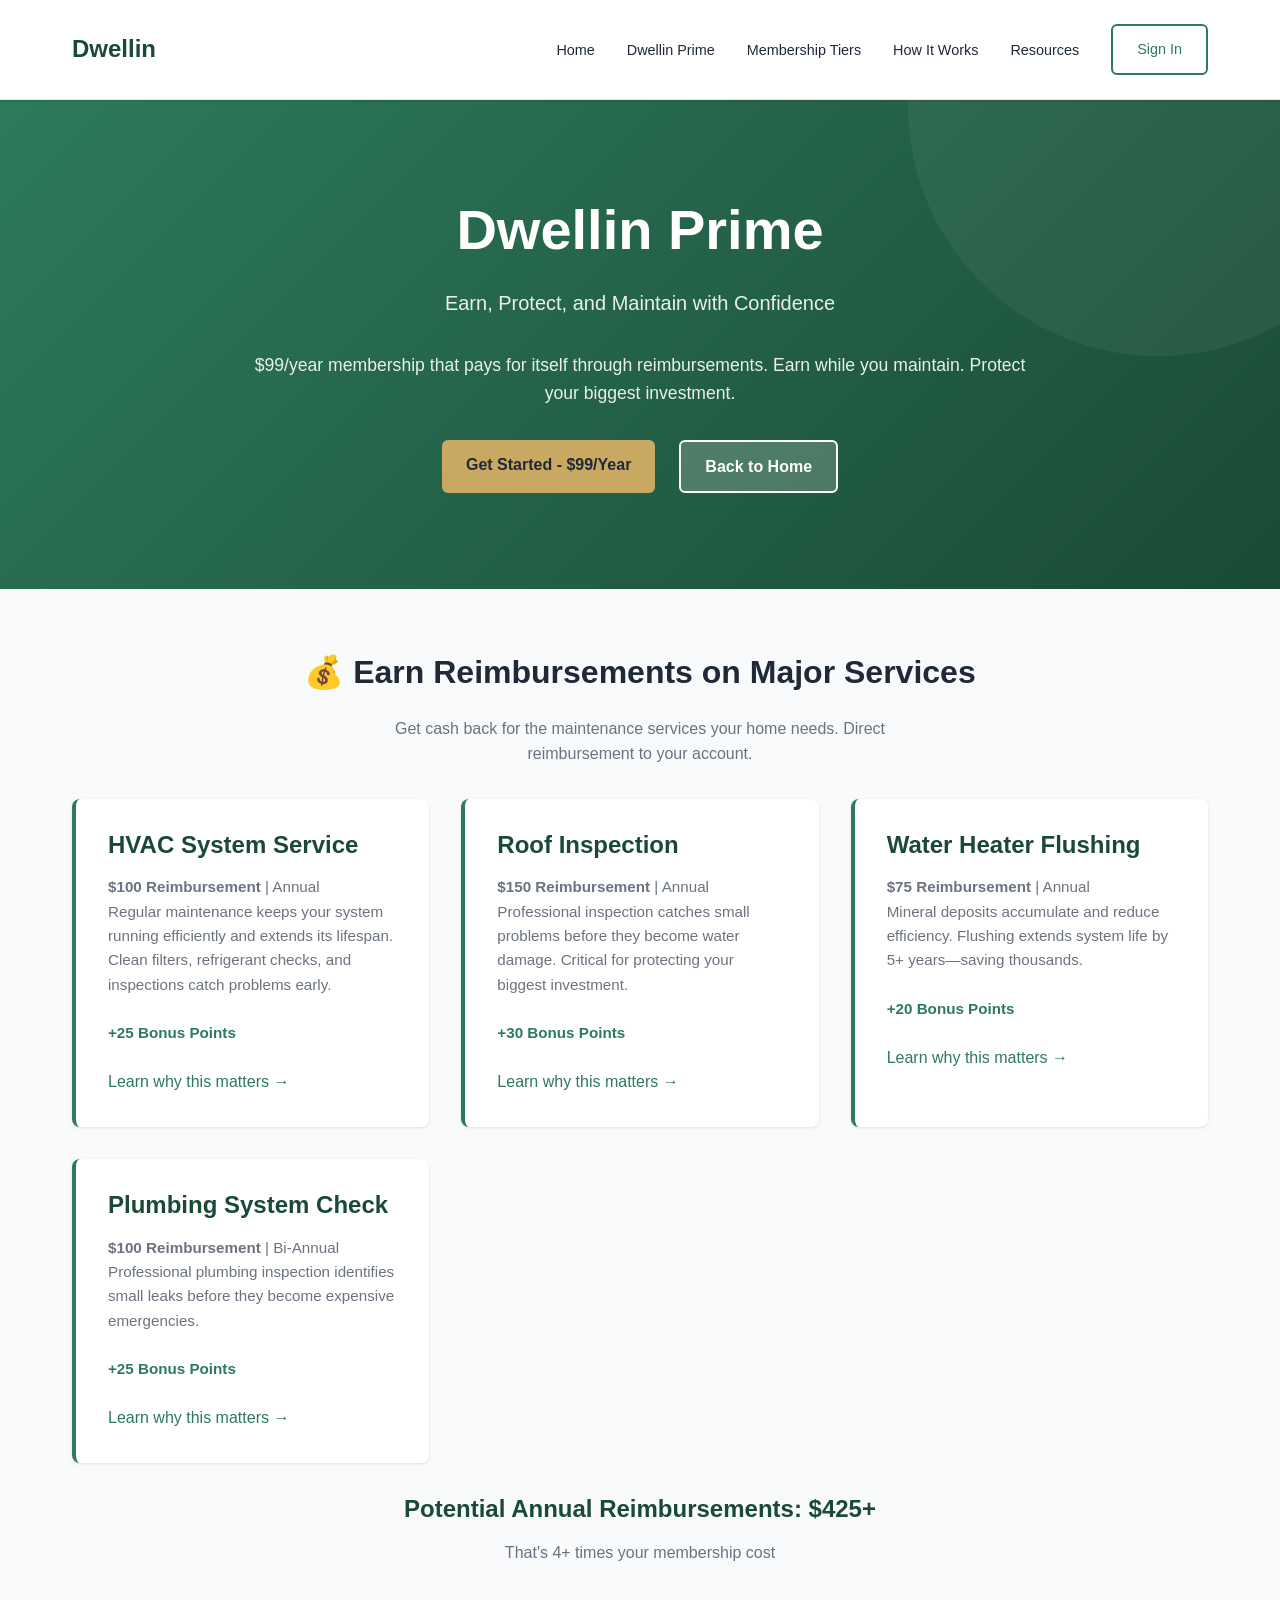
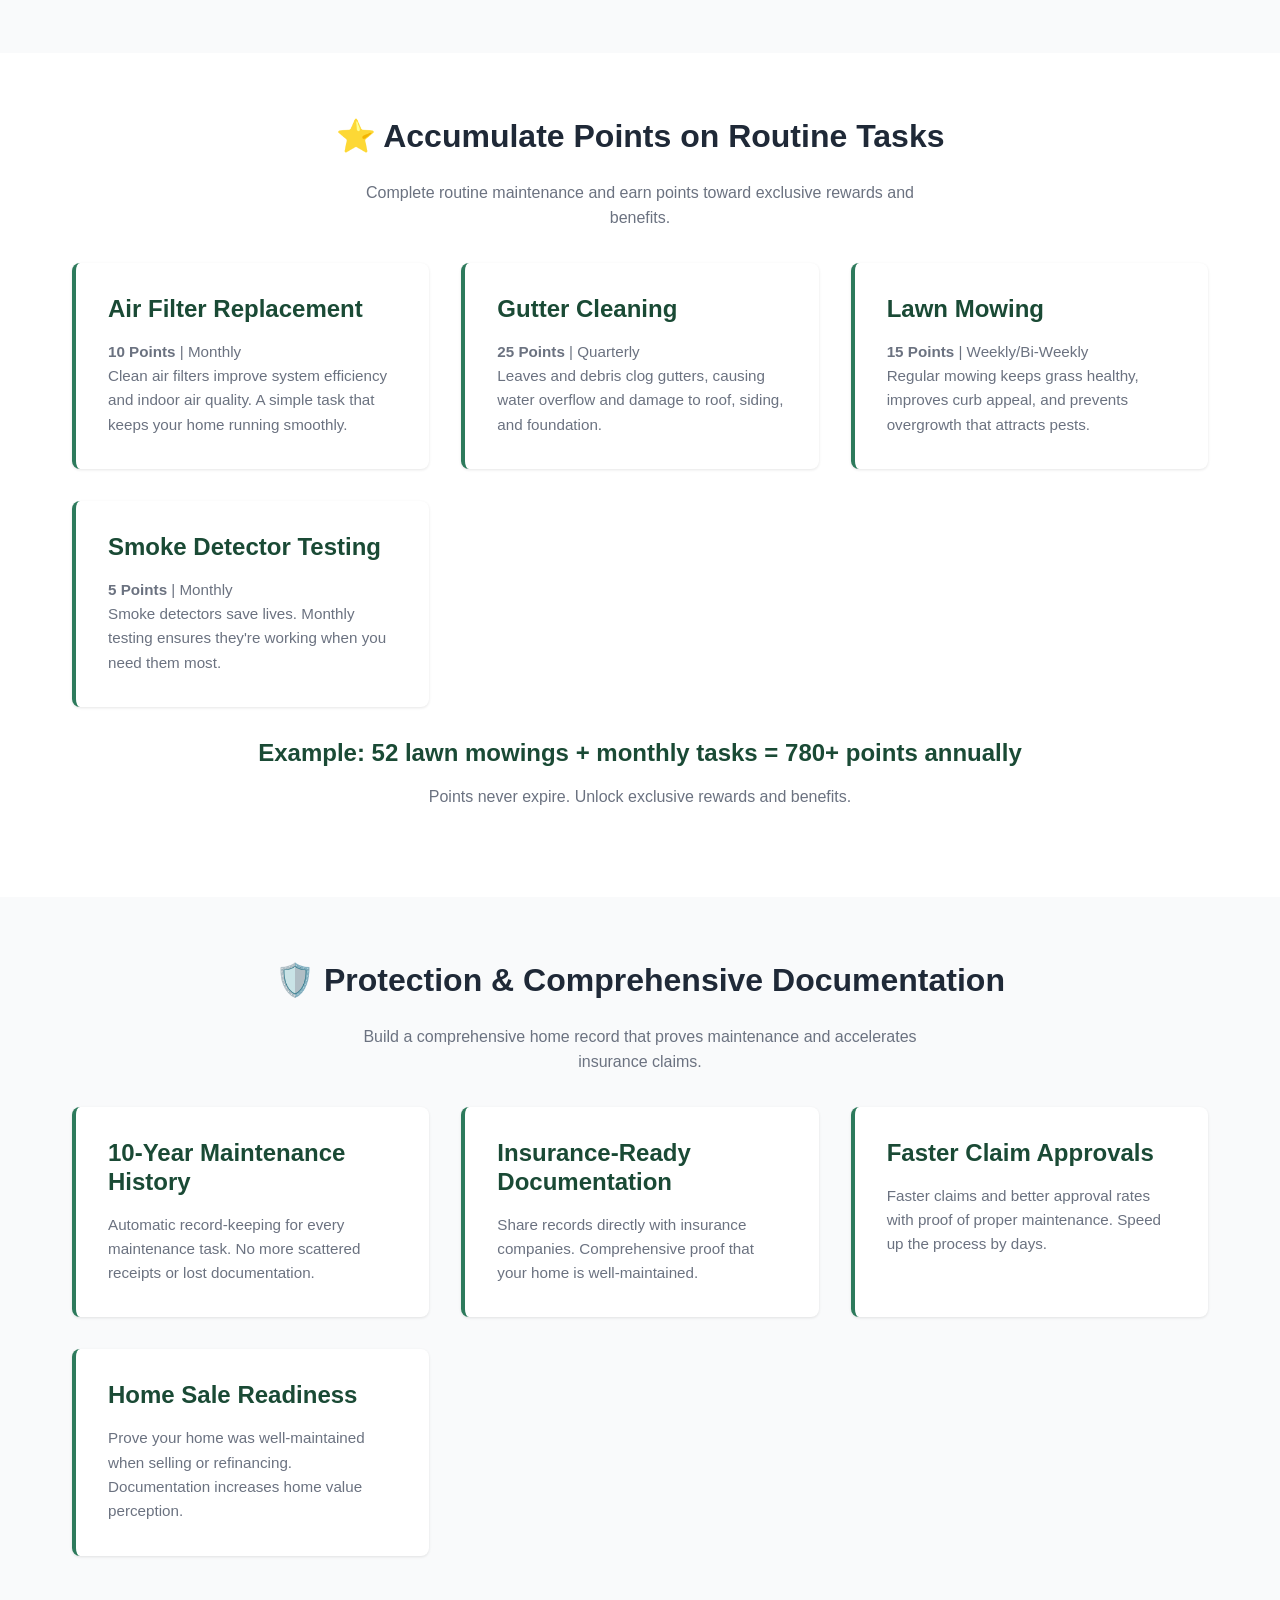
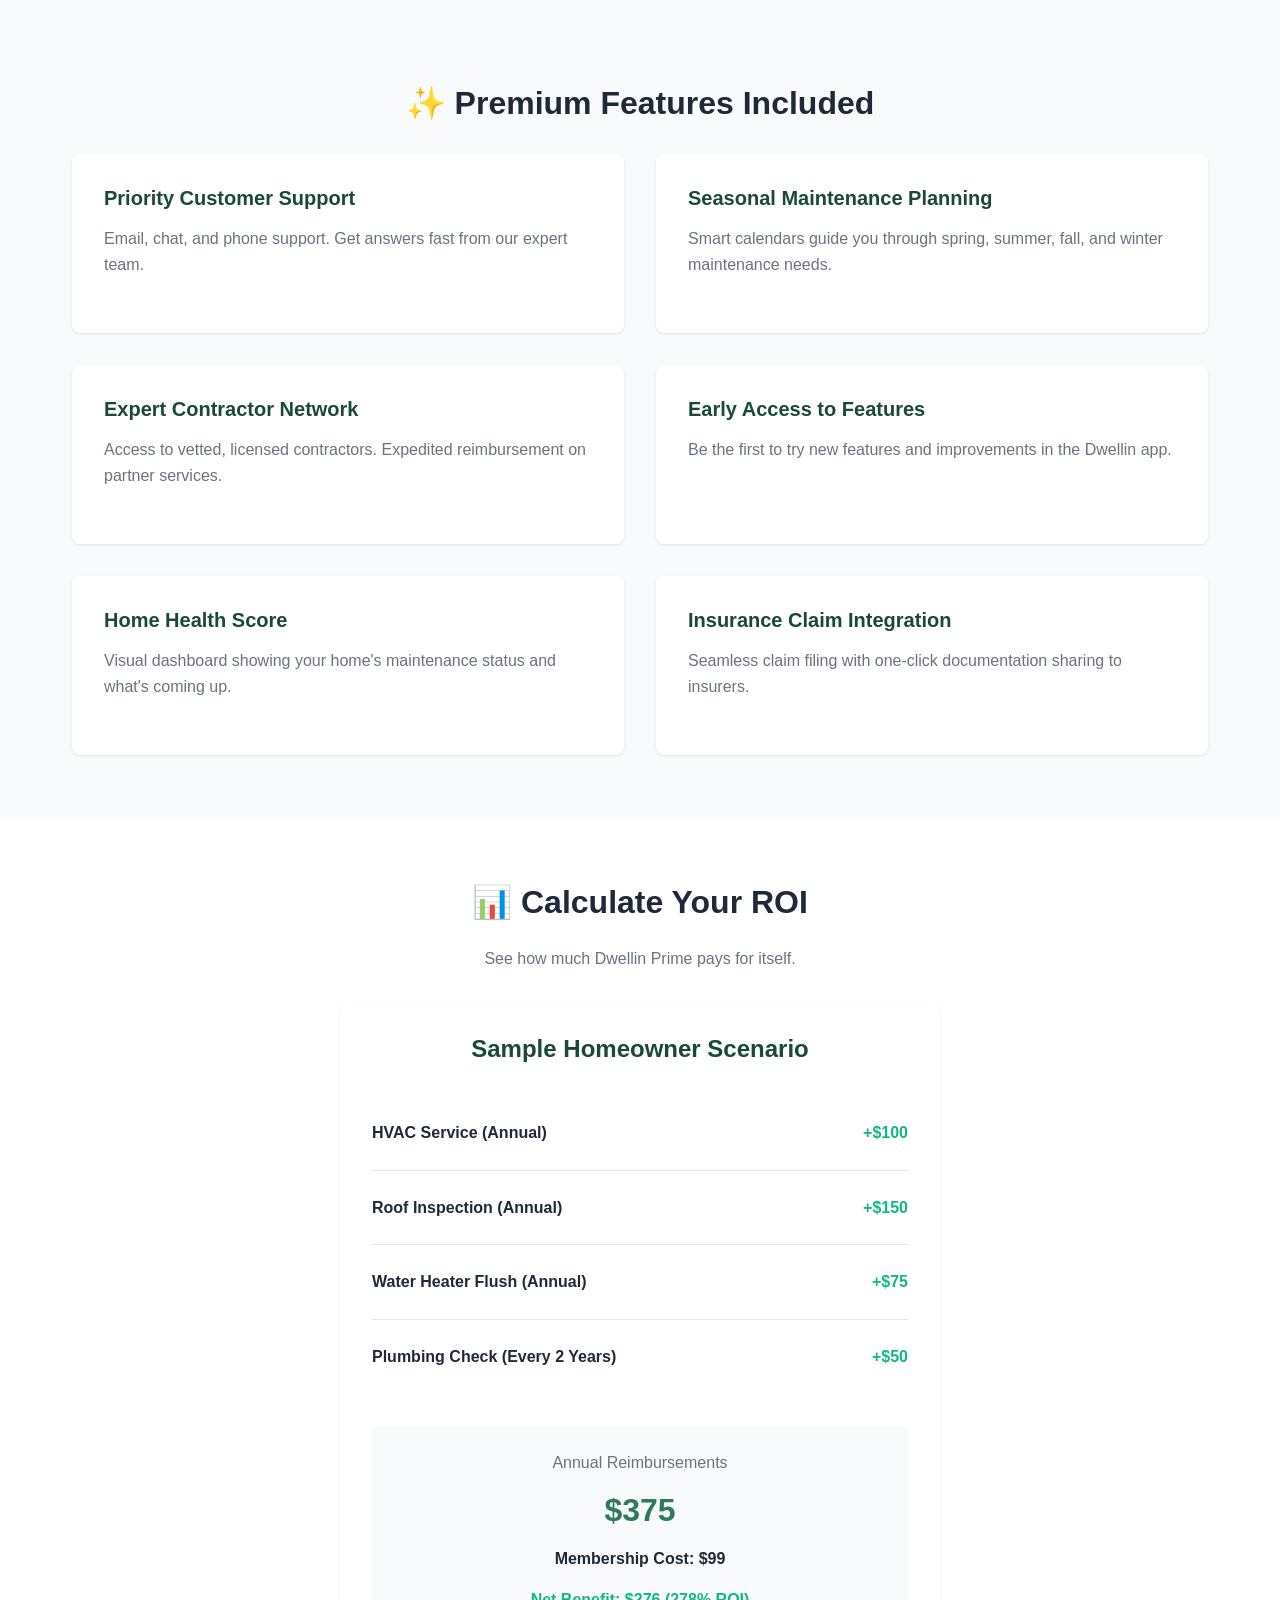
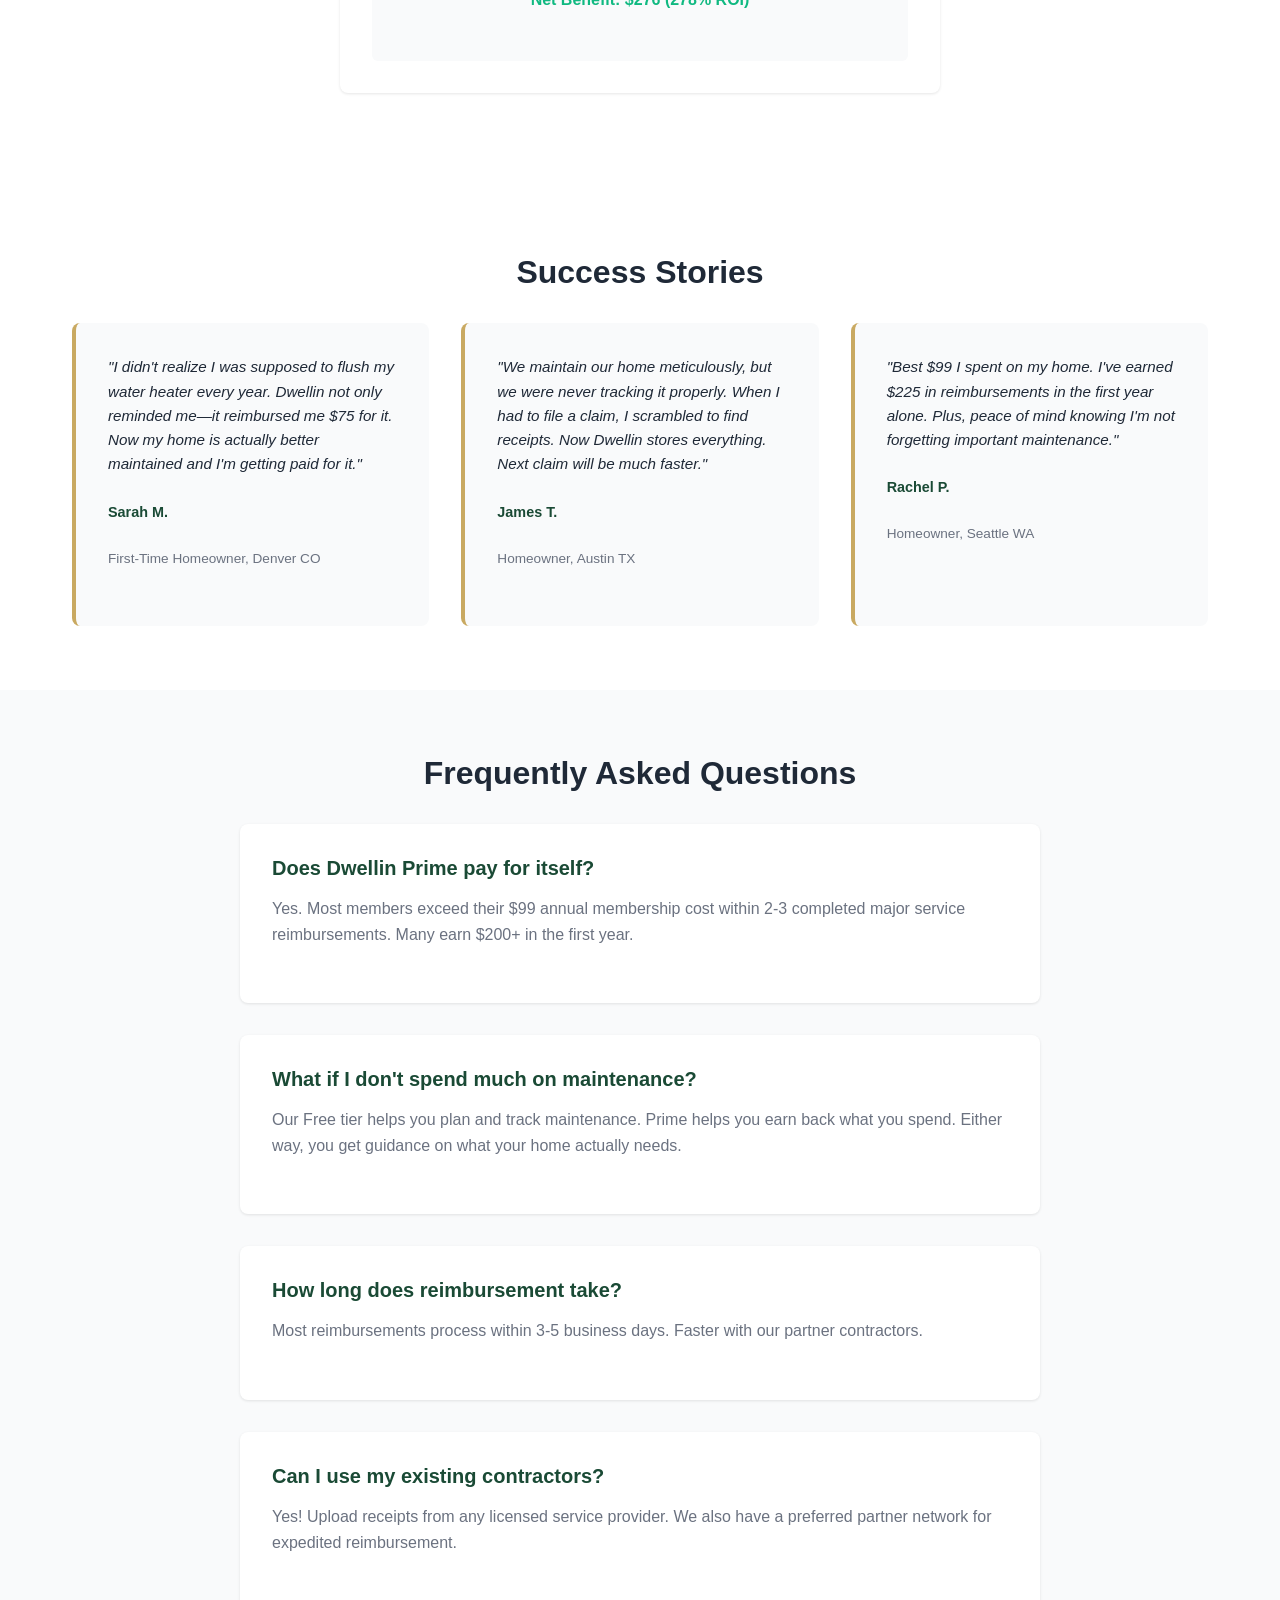
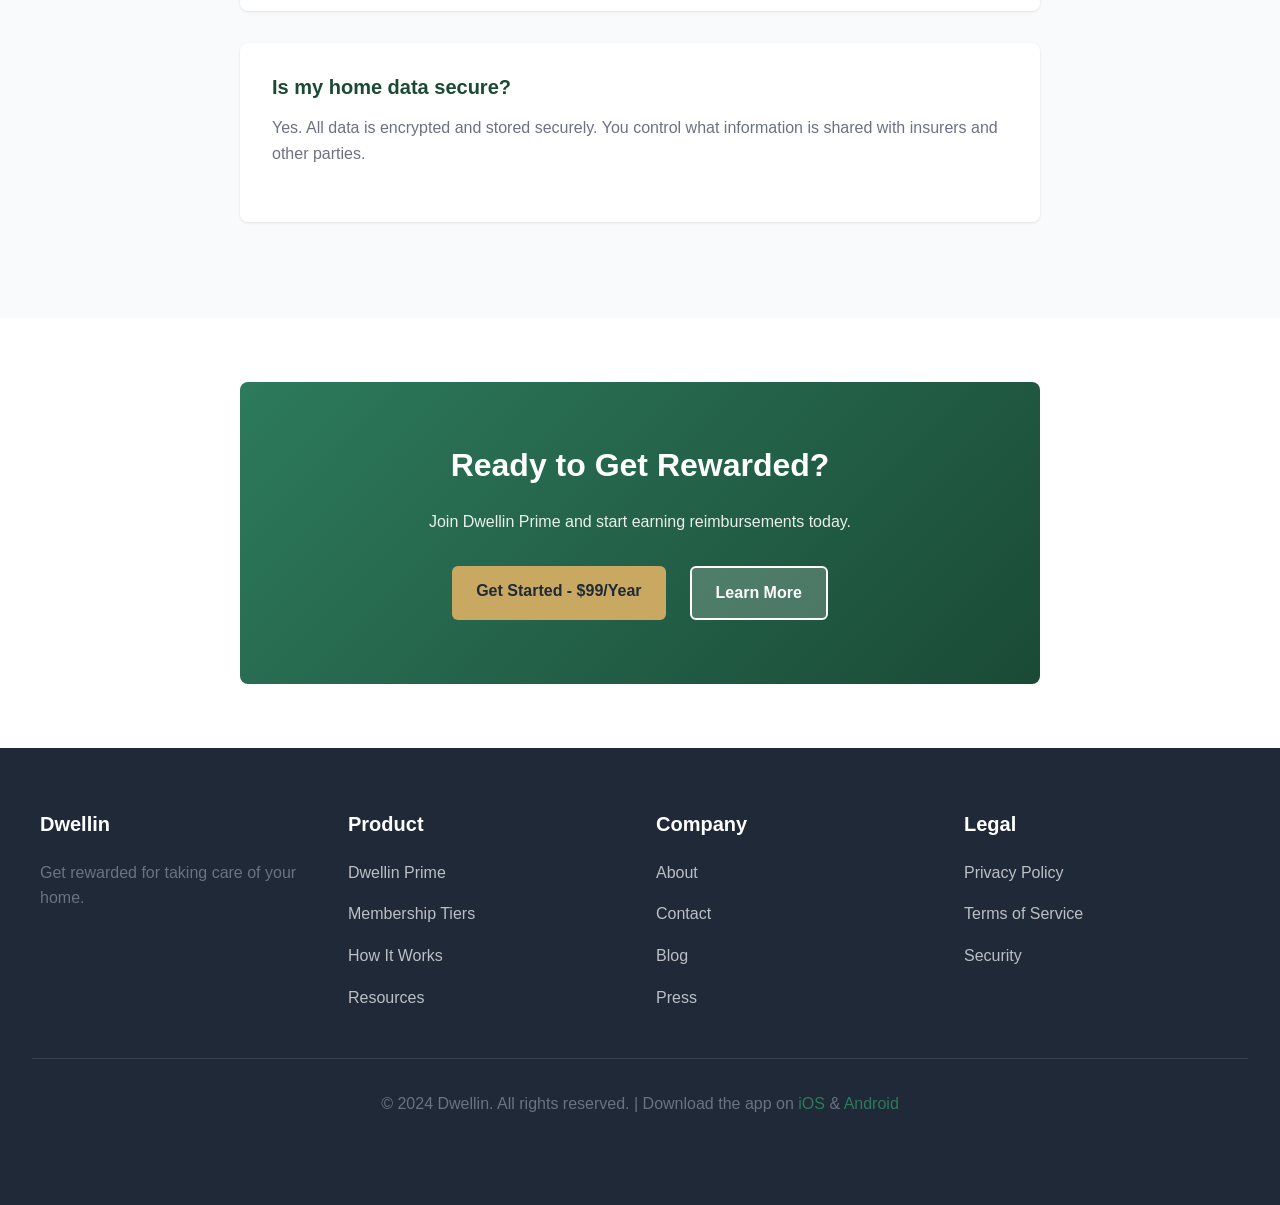
<file: prime.html>
<!DOCTYPE html>
<html lang="en">
<head>
  <meta charset="UTF-8">
  <meta name="viewport" content="width=device-width, initial-scale=1.0">
  <title>Dwellin Prime - Premium Membership for Homeowners</title>
  <link rel="stylesheet" href="styles.css">
</head>
<body>
  <!-- NAVIGATION -->
  <header>
    <nav class="navbar">
      <a href="/" class="logo">Dwellin</a>
      <ul class="nav-links">
        <li><a href="/">Home</a></li>
        <li><a href="prime.html">Dwellin Prime</a></li>
        <li><a href="pricing.html">Membership Tiers</a></li>
        <li><a href="how-it-works.html">How It Works</a></li>
        <li><a href="resources.html">Resources</a></li>
        <li><a href="#" class="cta-button secondary">Sign In</a></li>
      </ul>
    </nav>
  </header>

  <!-- HERO SECTION -->
  <section class="hero">
    <div class="hero-content">
      <h1>Dwellin Prime</h1>
      <p>Earn, Protect, and Maintain with Confidence</p>
      <p style="font-size: 1.1rem;">$99/year membership that pays for itself through reimbursements. Earn while you maintain. Protect your biggest investment.</p>
      <div class="hero-buttons">
        <a href="#" class="cta-button primary">Get Started - $99/Year</a>
        <a href="/" class="cta-button secondary-light">Back to Home</a>
      </div>
    </div>
  </section>

  <!-- REIMBURSEMENTS SECTION -->
  <section class="benefits">
    <div class="container">
      <h2 class="text-center">💰 Earn Reimbursements on Major Services</h2>
      <p class="text-center text-muted" style="max-width: 600px; margin: var(--spacing-md) auto;">Get cash back for the maintenance services your home needs. Direct reimbursement to your account.</p>
      
      <div class="benefits-grid">
        <div class="benefit-card">
          <h3>HVAC System Service</h3>
          <p><strong>$100 Reimbursement</strong> | Annual</p>
          <p>Regular maintenance keeps your system running efficiently and extends its lifespan. Clean filters, refrigerant checks, and inspections catch problems early.</p>
          <p style="margin: var(--spacing-md) 0; color: var(--primary-green); font-weight: 600;">+25 Bonus Points</p>
          <a href="resources.html">Learn why this matters →</a>
        </div>
        
        <div class="benefit-card">
          <h3>Roof Inspection</h3>
          <p><strong>$150 Reimbursement</strong> | Annual</p>
          <p>Professional inspection catches small problems before they become water damage. Critical for protecting your biggest investment.</p>
          <p style="margin: var(--spacing-md) 0; color: var(--primary-green); font-weight: 600;">+30 Bonus Points</p>
          <a href="resources.html">Learn why this matters →</a>
        </div>
        
        <div class="benefit-card">
          <h3>Water Heater Flushing</h3>
          <p><strong>$75 Reimbursement</strong> | Annual</p>
          <p>Mineral deposits accumulate and reduce efficiency. Flushing extends system life by 5+ years—saving thousands.</p>
          <p style="margin: var(--spacing-md) 0; color: var(--primary-green); font-weight: 600;">+20 Bonus Points</p>
          <a href="resources.html">Learn why this matters →</a>
        </div>
        
        <div class="benefit-card">
          <h3>Plumbing System Check</h3>
          <p><strong>$100 Reimbursement</strong> | Bi-Annual</p>
          <p>Professional plumbing inspection identifies small leaks before they become expensive emergencies.</p>
          <p style="margin: var(--spacing-md) 0; color: var(--primary-green); font-weight: 600;">+25 Bonus Points</p>
          <a href="resources.html">Learn why this matters →</a>
        </div>
      </div>
      
      <div class="text-center mt-lg">
        <h3 style="color: var(--primary-dark);">Potential Annual Reimbursements: $425+</h3>
        <p class="text-muted">That's 4+ times your membership cost</p>
      </div>
    </div>
  </section>

  <!-- POINTS & REWARDS SECTION -->
  <section class="tiers">
    <div class="container">
      <h2 class="text-center">⭐ Accumulate Points on Routine Tasks</h2>
      <p class="text-center text-muted" style="max-width: 600px; margin: var(--spacing-md) auto;">Complete routine maintenance and earn points toward exclusive rewards and benefits.</p>
      
      <div class="benefits-grid">
        <div class="benefit-card">
          <h3>Air Filter Replacement</h3>
          <p><strong>10 Points</strong> | Monthly</p>
          <p>Clean air filters improve system efficiency and indoor air quality. A simple task that keeps your home running smoothly.</p>
        </div>
        
        <div class="benefit-card">
          <h3>Gutter Cleaning</h3>
          <p><strong>25 Points</strong> | Quarterly</p>
          <p>Leaves and debris clog gutters, causing water overflow and damage to roof, siding, and foundation.</p>
        </div>
        
        <div class="benefit-card">
          <h3>Lawn Mowing</h3>
          <p><strong>15 Points</strong> | Weekly/Bi-Weekly</p>
          <p>Regular mowing keeps grass healthy, improves curb appeal, and prevents overgrowth that attracts pests.</p>
        </div>
        
        <div class="benefit-card">
          <h3>Smoke Detector Testing</h3>
          <p><strong>5 Points</strong> | Monthly</p>
          <p>Smoke detectors save lives. Monthly testing ensures they're working when you need them most.</p>
        </div>
      </div>
      
      <div class="text-center mt-lg">
        <h3 style="color: var(--primary-dark);">Example: 52 lawn mowings + monthly tasks = 780+ points annually</h3>
        <p class="text-muted">Points never expire. Unlock exclusive rewards and benefits.</p>
      </div>
    </div>
  </section>

  <!-- PROTECTION & DOCUMENTATION -->
  <section class="benefits">
    <div class="container">
      <h2 class="text-center">🛡️ Protection & Comprehensive Documentation</h2>
      <p class="text-center text-muted" style="max-width: 600px; margin: var(--spacing-md) auto;">Build a comprehensive home record that proves maintenance and accelerates insurance claims.</p>
      
      <div class="benefits-grid">
        <div class="benefit-card">
          <h3>10-Year Maintenance History</h3>
          <p>Automatic record-keeping for every maintenance task. No more scattered receipts or lost documentation.</p>
        </div>
        
        <div class="benefit-card">
          <h3>Insurance-Ready Documentation</h3>
          <p>Share records directly with insurance companies. Comprehensive proof that your home is well-maintained.</p>
        </div>
        
        <div class="benefit-card">
          <h3>Faster Claim Approvals</h3>
          <p>Faster claims and better approval rates with proof of proper maintenance. Speed up the process by days.</p>
        </div>
        
        <div class="benefit-card">
          <h3>Home Sale Readiness</h3>
          <p>Prove your home was well-maintained when selling or refinancing. Documentation increases home value perception.</p>
        </div>
      </div>
    </div>
  </section>

  <!-- PREMIUM FEATURES -->
  <section class="features">
    <div class="container">
      <h2 class="text-center">✨ Premium Features Included</h2>
      <div class="features-grid">
        <div class="feature-item">
          <h4>Priority Customer Support</h4>
          <p>Email, chat, and phone support. Get answers fast from our expert team.</p>
        </div>
        
        <div class="feature-item">
          <h4>Seasonal Maintenance Planning</h4>
          <p>Smart calendars guide you through spring, summer, fall, and winter maintenance needs.</p>
        </div>
        
        <div class="feature-item">
          <h4>Expert Contractor Network</h4>
          <p>Access to vetted, licensed contractors. Expedited reimbursement on partner services.</p>
        </div>
        
        <div class="feature-item">
          <h4>Early Access to Features</h4>
          <p>Be the first to try new features and improvements in the Dwellin app.</p>
        </div>
        
        <div class="feature-item">
          <h4>Home Health Score</h4>
          <p>Visual dashboard showing your home's maintenance status and what's coming up.</p>
        </div>
        
        <div class="feature-item">
          <h4>Insurance Claim Integration</h4>
          <p>Seamless claim filing with one-click documentation sharing to insurers.</p>
        </div>
      </div>
    </div>
  </section>

  <!-- ROI CALCULATOR PREVIEW -->
  <section class="tiers">
    <div class="container">
      <h2 class="text-center">📊 Calculate Your ROI</h2>
      <p class="text-center text-muted" style="max-width: 600px; margin: var(--spacing-md) auto;">See how much Dwellin Prime pays for itself.</p>
      
      <div style="background: white; padding: var(--spacing-lg); border-radius: 0.5rem; max-width: 600px; margin: var(--spacing-lg) auto; box-shadow: 0 1px 3px rgba(0, 0, 0, 0.1);">
        <h3 style="text-align: center; color: var(--primary-dark); margin-bottom: var(--spacing-lg);">Sample Homeowner Scenario</h3>
        
        <div style="border-bottom: 1px solid var(--border-light); padding: var(--spacing-md) 0; display: flex; justify-content: space-between;">
          <span><strong>HVAC Service (Annual)</strong></span>
          <span style="color: var(--success); font-weight: 600;">+$100</span>
        </div>
        
        <div style="border-bottom: 1px solid var(--border-light); padding: var(--spacing-md) 0; display: flex; justify-content: space-between;">
          <span><strong>Roof Inspection (Annual)</strong></span>
          <span style="color: var(--success); font-weight: 600;">+$150</span>
        </div>
        
        <div style="border-bottom: 1px solid var(--border-light); padding: var(--spacing-md) 0; display: flex; justify-content: space-between;">
          <span><strong>Water Heater Flush (Annual)</strong></span>
          <span style="color: var(--success); font-weight: 600;">+$75</span>
        </div>
        
        <div style="padding: var(--spacing-md) 0; display: flex; justify-content: space-between;">
          <span><strong>Plumbing Check (Every 2 Years)</strong></span>
          <span style="color: var(--success); font-weight: 600;">+$50</span>
        </div>
        
        <div style="background: var(--bg-light); padding: var(--spacing-md); border-radius: 0.375rem; margin-top: var(--spacing-lg); text-align: center;">
          <p style="margin-bottom: var(--spacing-sm); color: var(--text-light);">Annual Reimbursements</p>
          <h2 style="color: var(--primary-green); margin-bottom: var(--spacing-sm);">$375</h2>
          <p style="color: var(--text-dark); margin: 0;"><strong>Membership Cost: $99</strong></p>
          <p style="color: var(--success); margin-top: var(--spacing-sm); font-weight: 600;">Net Benefit: $276 (278% ROI)</p>
        </div>
      </div>
    </div>
  </section>

  <!-- TESTIMONIALS -->
  <section class="testimonials">
    <div class="container">
      <h2 class="text-center">Success Stories</h2>
      <div class="testimonials-grid">
        <div class="testimonial-card">
          <p class="testimonial-quote">"I didn't realize I was supposed to flush my water heater every year. Dwellin not only reminded me—it reimbursed me $75 for it. Now my home is actually better maintained and I'm getting paid for it."</p>
          <p class="testimonial-author">Sarah M.</p>
          <p class="testimonial-role">First-Time Homeowner, Denver CO</p>
        </div>
        
        <div class="testimonial-card">
          <p class="testimonial-quote">"We maintain our home meticulously, but we were never tracking it properly. When I had to file a claim, I scrambled to find receipts. Now Dwellin stores everything. Next claim will be much faster."</p>
          <p class="testimonial-author">James T.</p>
          <p class="testimonial-role">Homeowner, Austin TX</p>
        </div>
        
        <div class="testimonial-card">
          <p class="testimonial-quote">"Best $99 I spent on my home. I've earned $225 in reimbursements in the first year alone. Plus, peace of mind knowing I'm not forgetting important maintenance."</p>
          <p class="testimonial-author">Rachel P.</p>
          <p class="testimonial-role">Homeowner, Seattle WA</p>
        </div>
      </div>
    </div>
  </section>

  <!-- FAQ -->
  <section class="benefits">
    <div class="container">
      <h2 class="text-center">Frequently Asked Questions</h2>
      
      <div style="max-width: 800px; margin: var(--spacing-lg) auto;">
        <div style="background: white; padding: var(--spacing-lg); border-radius: 0.5rem; margin-bottom: var(--spacing-lg); box-shadow: 0 1px 3px rgba(0, 0, 0, 0.1);">
          <h4 style="color: var(--primary-dark); margin-bottom: var(--spacing-sm);">Does Dwellin Prime pay for itself?</h4>
          <p>Yes. Most members exceed their $99 annual membership cost within 2-3 completed major service reimbursements. Many earn $200+ in the first year.</p>
        </div>
        
        <div style="background: white; padding: var(--spacing-lg); border-radius: 0.5rem; margin-bottom: var(--spacing-lg); box-shadow: 0 1px 3px rgba(0, 0, 0, 0.1);">
          <h4 style="color: var(--primary-dark); margin-bottom: var(--spacing-sm);">What if I don't spend much on maintenance?</h4>
          <p>Our Free tier helps you plan and track maintenance. Prime helps you earn back what you spend. Either way, you get guidance on what your home actually needs.</p>
        </div>
        
        <div style="background: white; padding: var(--spacing-lg); border-radius: 0.5rem; margin-bottom: var(--spacing-lg); box-shadow: 0 1px 3px rgba(0, 0, 0, 0.1);">
          <h4 style="color: var(--primary-dark); margin-bottom: var(--spacing-sm);">How long does reimbursement take?</h4>
          <p>Most reimbursements process within 3-5 business days. Faster with our partner contractors.</p>
        </div>
        
        <div style="background: white; padding: var(--spacing-lg); border-radius: 0.5rem; margin-bottom: var(--spacing-lg); box-shadow: 0 1px 3px rgba(0, 0, 0, 0.1);">
          <h4 style="color: var(--primary-dark); margin-bottom: var(--spacing-sm);">Can I use my existing contractors?</h4>
          <p>Yes! Upload receipts from any licensed service provider. We also have a preferred partner network for expedited reimbursement.</p>
        </div>
        
        <div style="background: white; padding: var(--spacing-lg); border-radius: 0.5rem; box-shadow: 0 1px 3px rgba(0, 0, 0, 0.1);">
          <h4 style="color: var(--primary-dark); margin-bottom: var(--spacing-sm);">Is my home data secure?</h4>
          <p>Yes. All data is encrypted and stored securely. You control what information is shared with insurers and other parties.</p>
        </div>
      </div>
    </div>
  </section>

  <!-- CALL TO ACTION -->
  <section class="cta-section">
    <h2>Ready to Get Rewarded?</h2>
    <p>Join Dwellin Prime and start earning reimbursements today.</p>
    <div class="cta-buttons">
      <a href="#" class="cta-button primary">Get Started - $99/Year</a>
      <a href="/" class="cta-button secondary-light">Learn More</a>
    </div>
  </section>

  <!-- FOOTER -->
  <footer>
    <div class="footer-content">
      <div class="footer-section">
        <h4>Dwellin</h4>
        <p>Get rewarded for taking care of your home.</p>
      </div>
      
      <div class="footer-section">
        <h4>Product</h4>
        <ul>
          <li><a href="prime.html">Dwellin Prime</a></li>
          <li><a href="pricing.html">Membership Tiers</a></li>
          <li><a href="how-it-works.html">How It Works</a></li>
          <li><a href="resources.html">Resources</a></li>
        </ul>
      </div>
      
      <div class="footer-section">
        <h4>Company</h4>
        <ul>
          <li><a href="#">About</a></li>
          <li><a href="#">Contact</a></li>
          <li><a href="#">Blog</a></li>
          <li><a href="#">Press</a></li>
        </ul>
      </div>
      
      <div class="footer-section">
        <h4>Legal</h4>
        <ul>
          <li><a href="#">Privacy Policy</a></li>
          <li><a href="#">Terms of Service</a></li>
          <li><a href="#">Security</a></li>
        </ul>
      </div>
    </div>
    
    <div class="footer-bottom">
      <p>&copy; 2024 Dwellin. All rights reserved. | Download the app on <a href="#">iOS</a> & <a href="#">Android</a></p>
    </div>
  </footer>
</body>
</html>
</file>
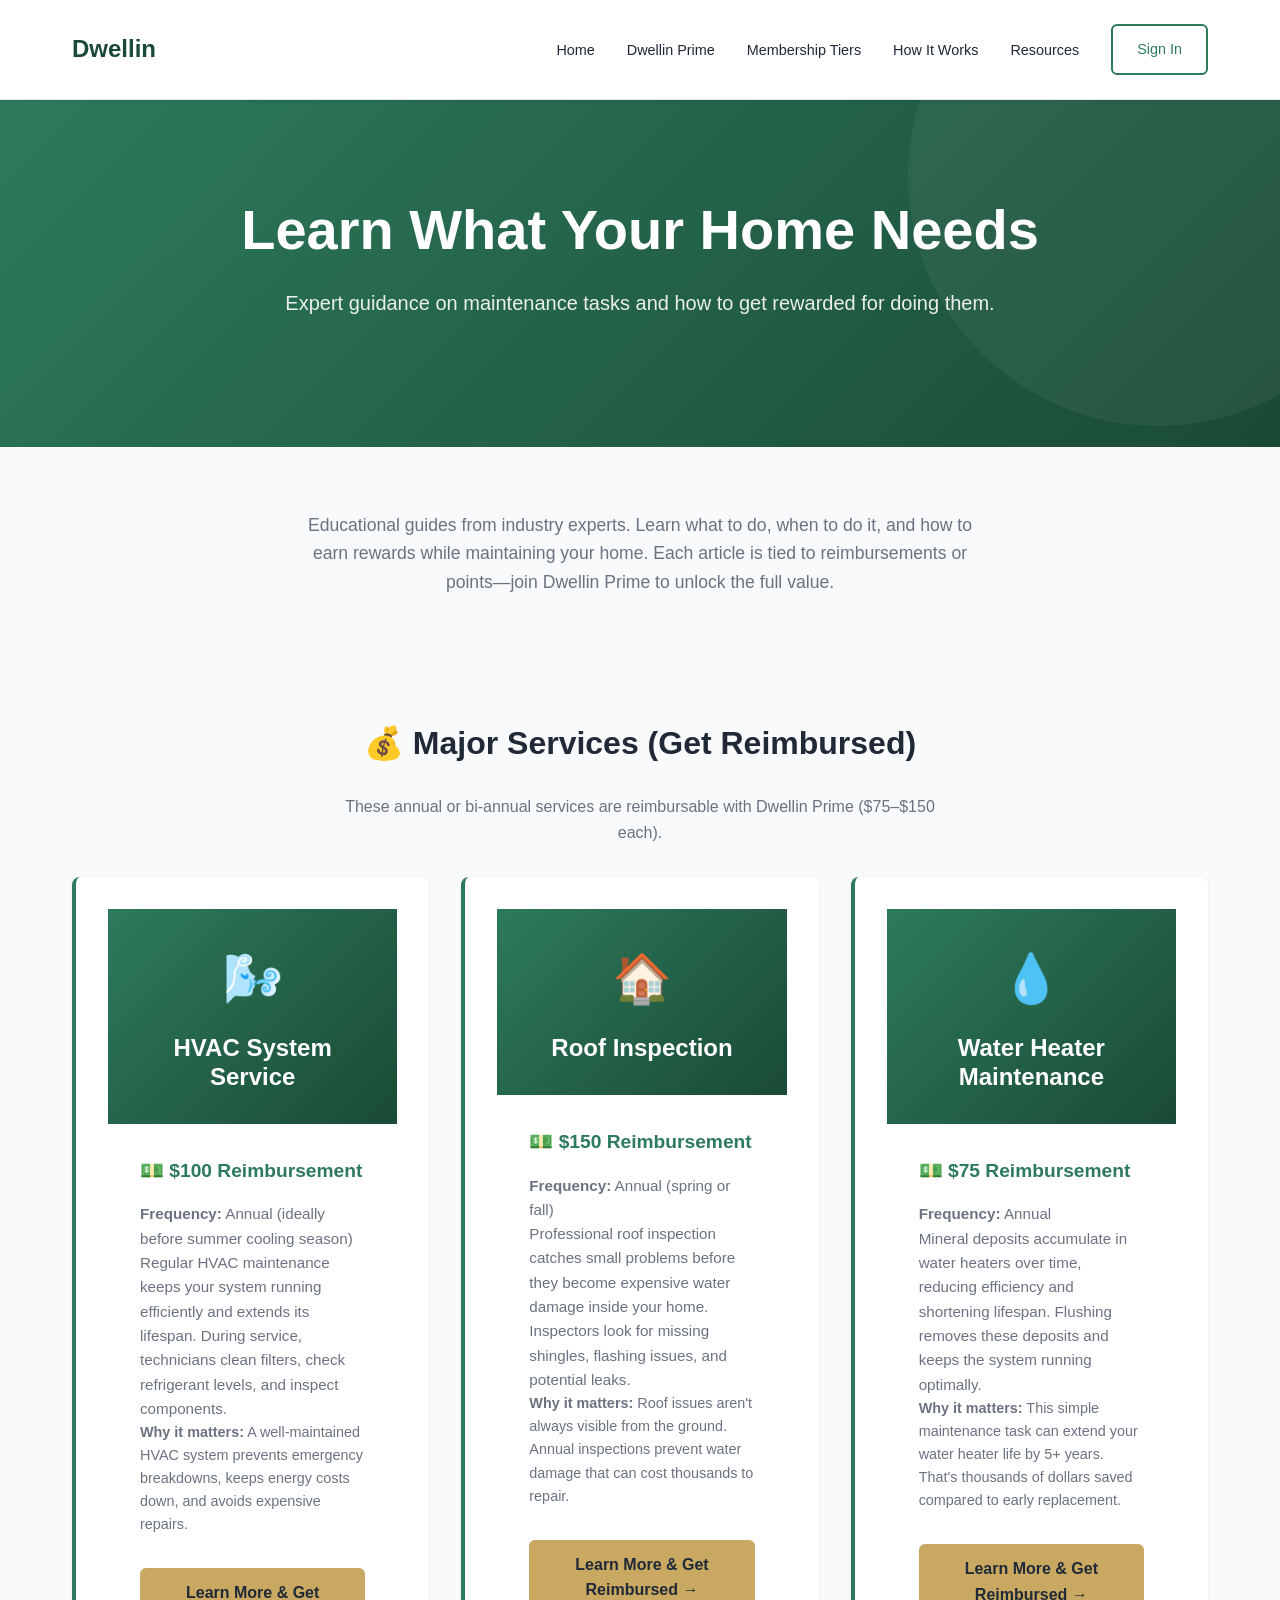
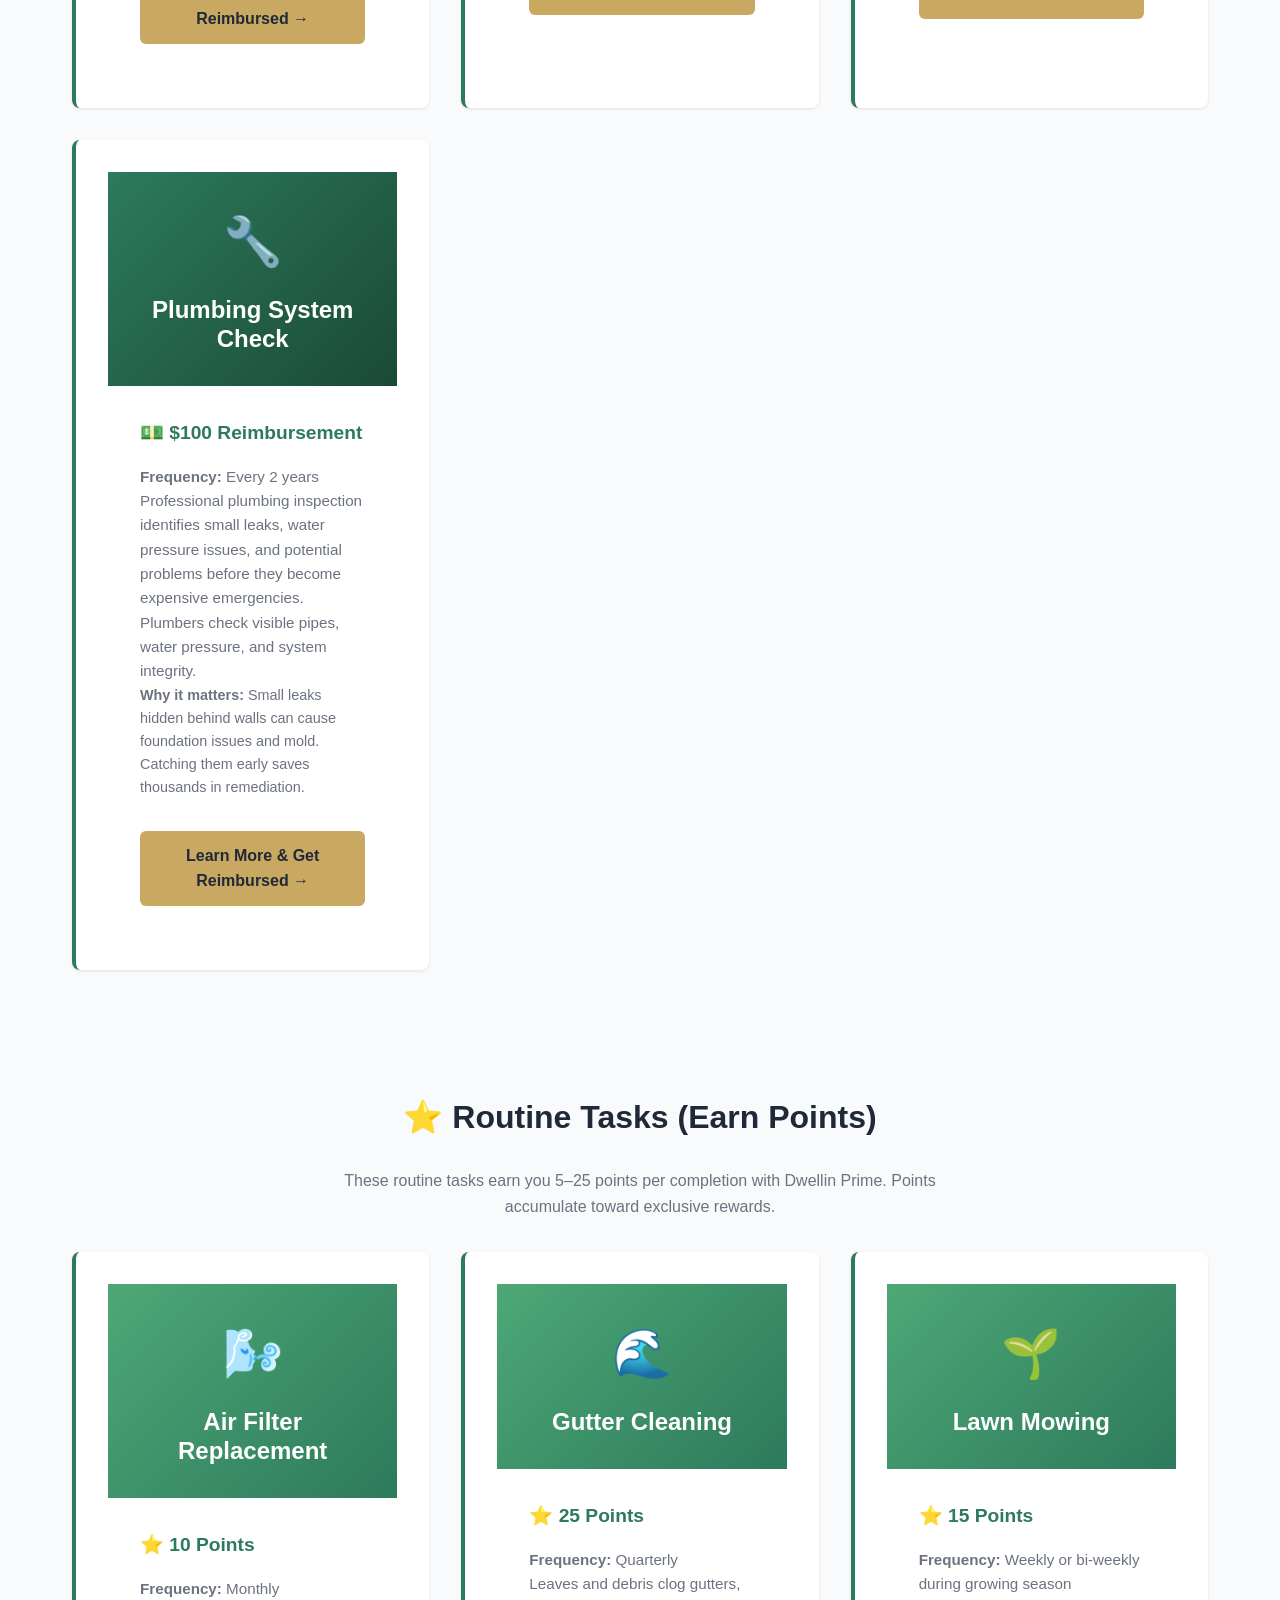
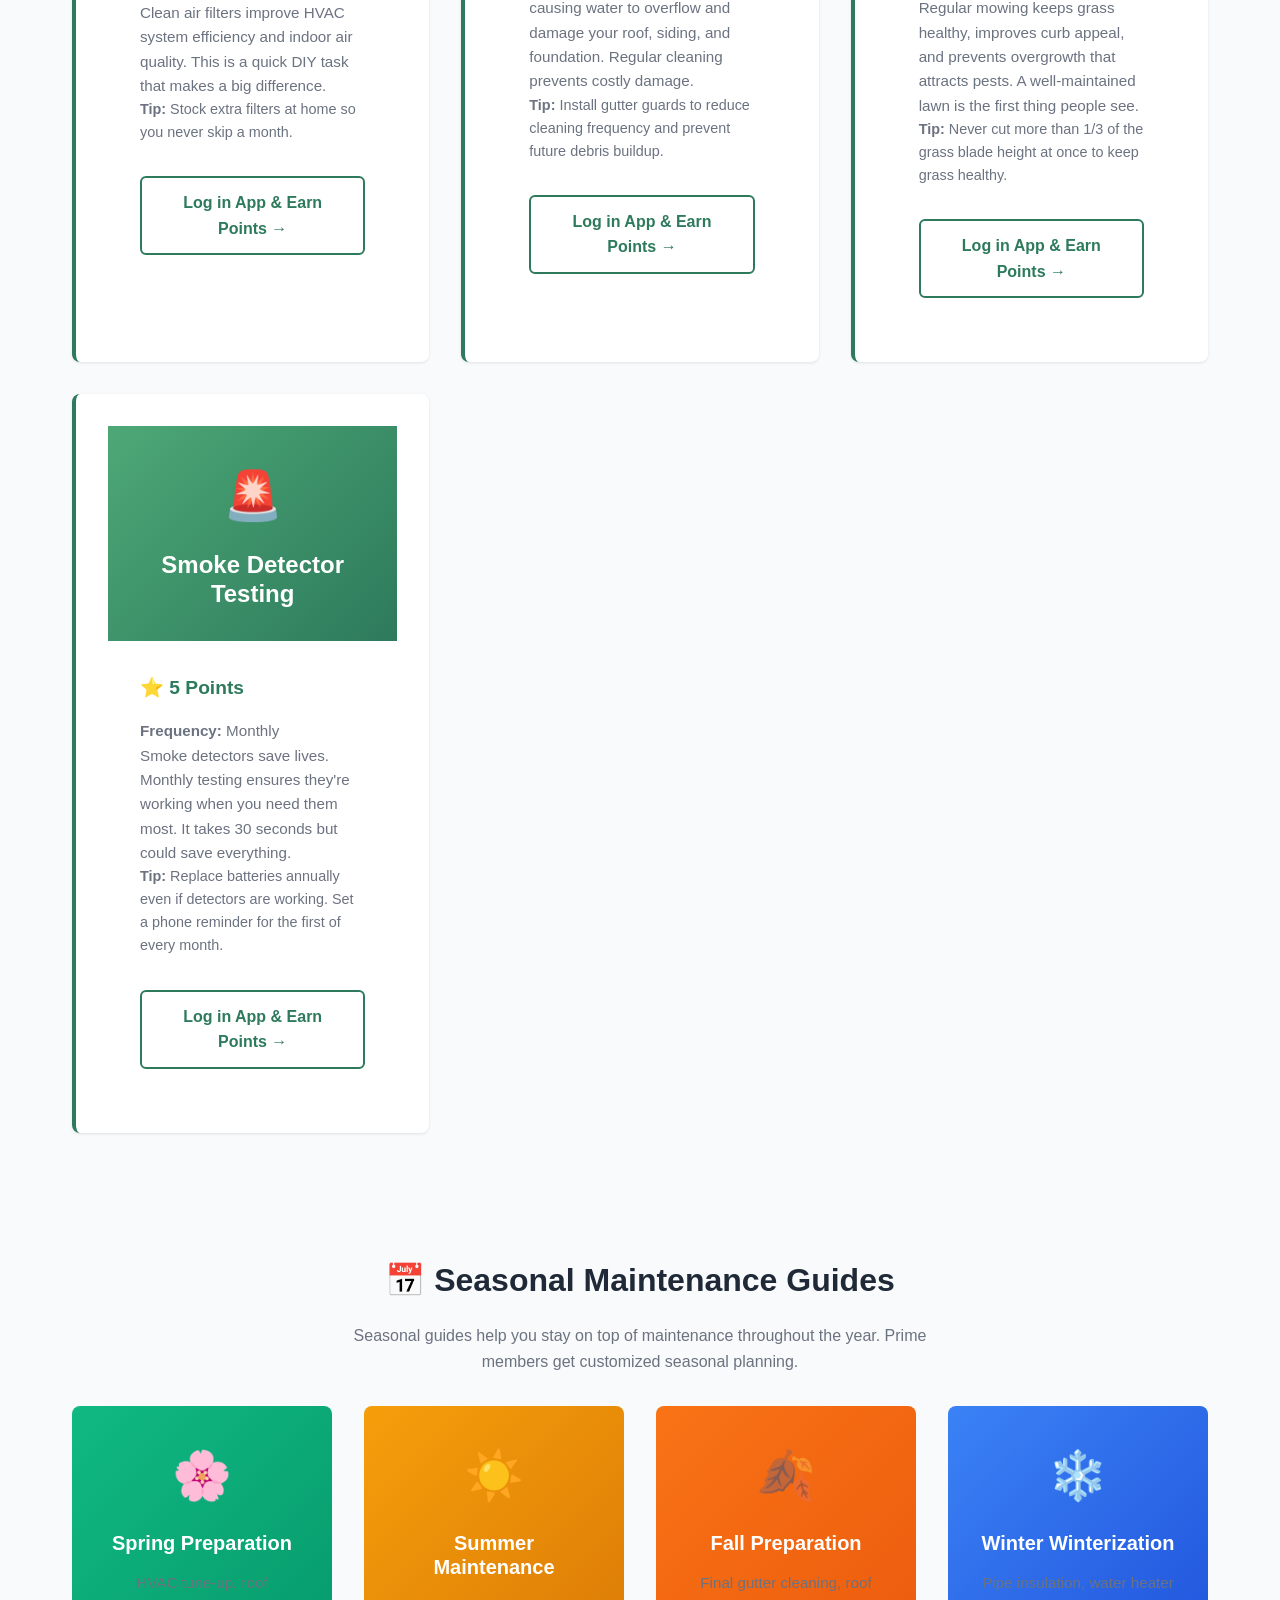
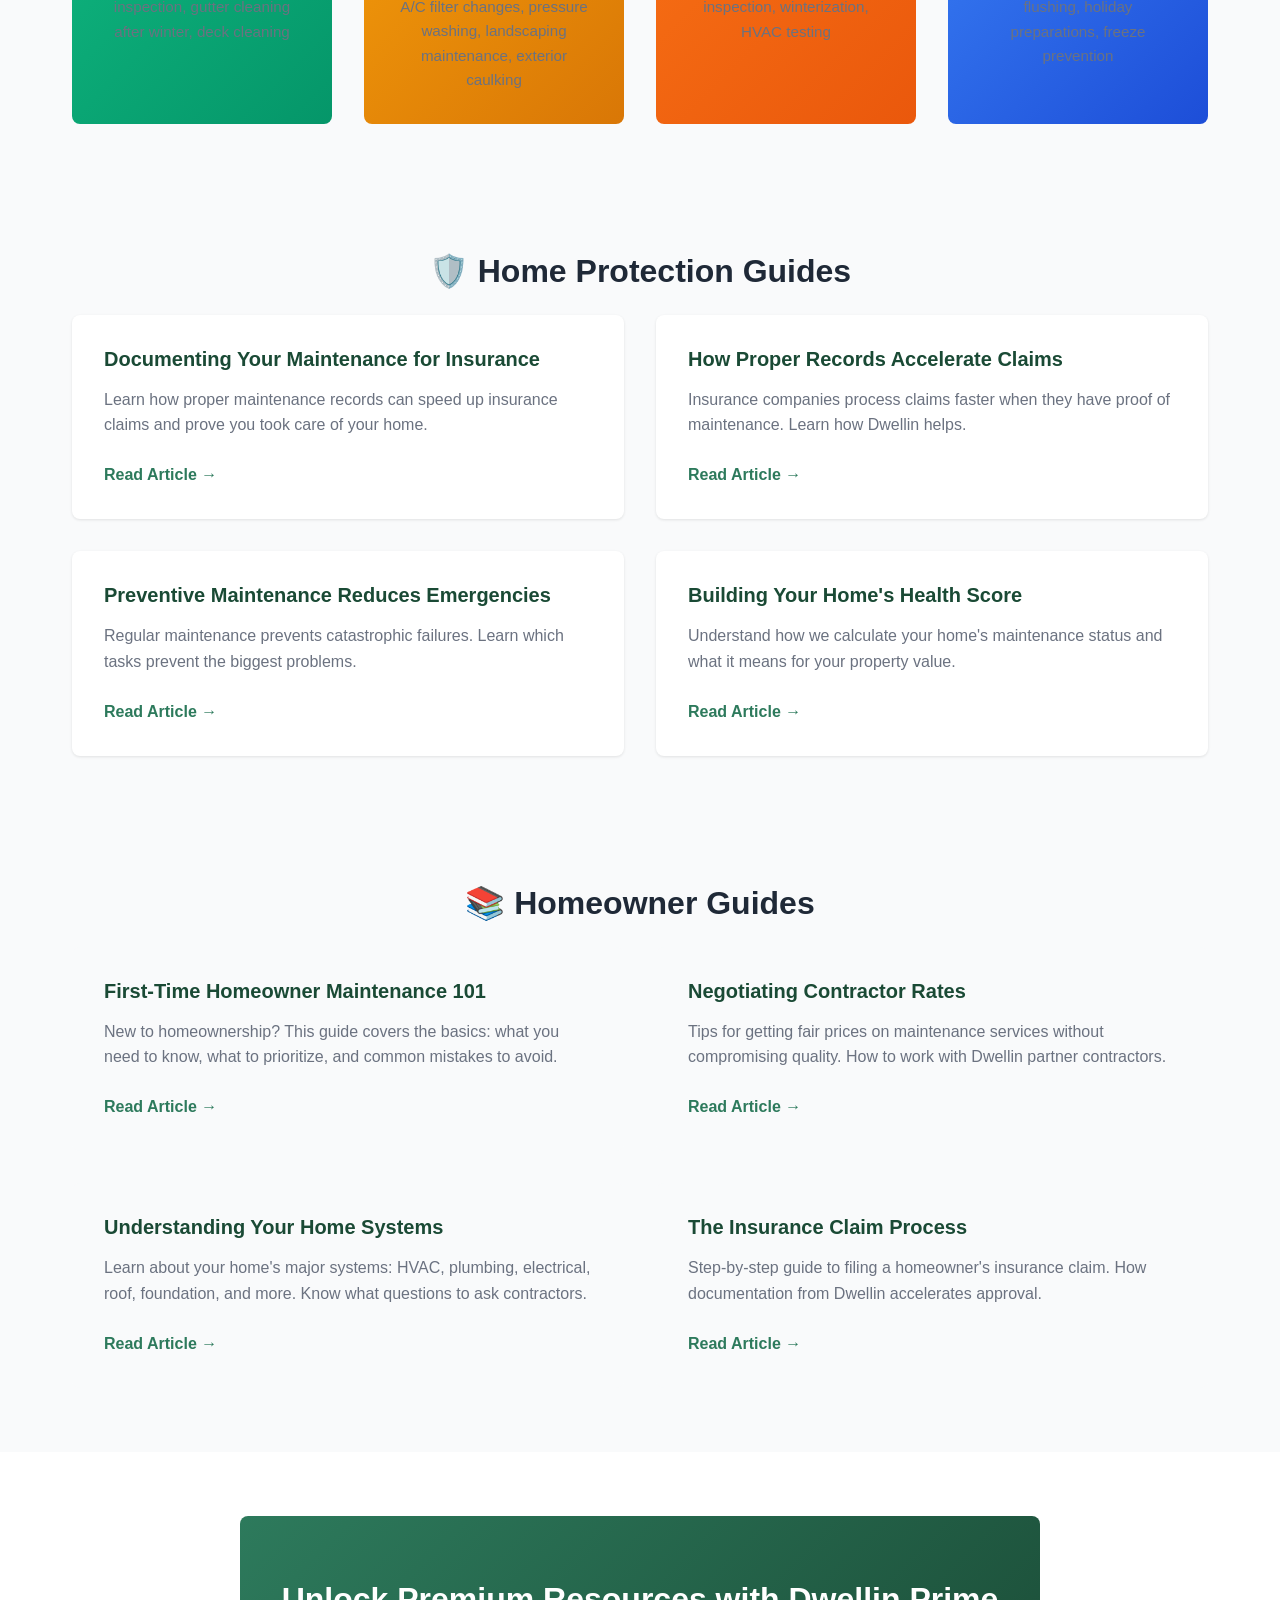
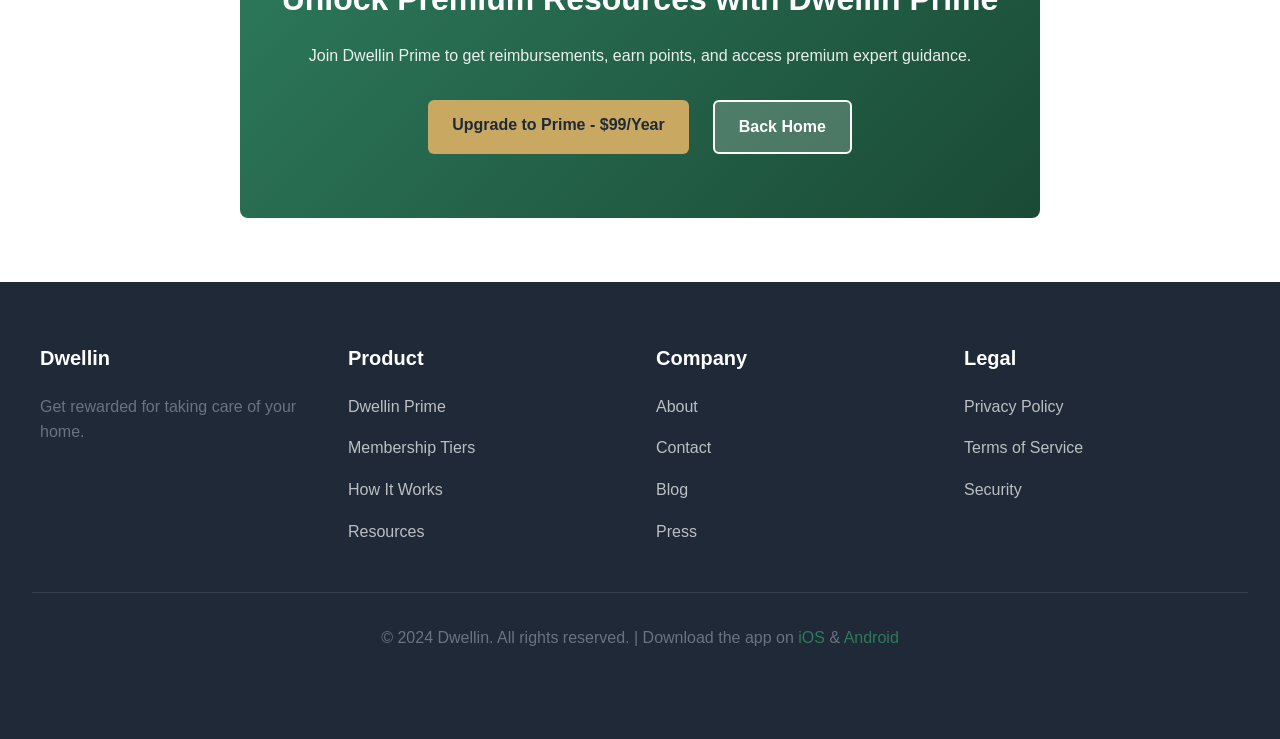
<file: resources.html>
<!DOCTYPE html>
<html lang="en">
<head>
  <meta charset="UTF-8">
  <meta name="viewport" content="width=device-width, initial-scale=1.0">
  <title>Resources - Learn What Your Home Needs</title>
  <link rel="stylesheet" href="styles.css">
</head>
<body>
  <!-- NAVIGATION -->
  <header>
    <nav class="navbar">
      <a href="/" class="logo">Dwellin</a>
      <ul class="nav-links">
        <li><a href="/">Home</a></li>
        <li><a href="prime.html">Dwellin Prime</a></li>
        <li><a href="pricing.html">Membership Tiers</a></li>
        <li><a href="how-it-works.html">How It Works</a></li>
        <li><a href="resources.html">Resources</a></li>
        <li><a href="#" class="cta-button secondary">Sign In</a></li>
      </ul>
    </nav>
  </header>

  <!-- HERO SECTION -->
  <section class="hero">
    <div class="hero-content">
      <h1>Learn What Your Home Needs</h1>
      <p>Expert guidance on maintenance tasks and how to get rewarded for doing them.</p>
    </div>
  </section>

  <!-- INTRO TEXT -->
  <section class="benefits">
    <div class="container">
      <p style="text-align: center; max-width: 700px; margin: 0 auto; font-size: 1.1rem;">Educational guides from industry experts. Learn what to do, when to do it, and how to earn rewards while maintaining your home. Each article is tied to reimbursements or points—join Dwellin Prime to unlock the full value.</p>
    </div>
  </section>

  <!-- MAJOR SERVICES (REIMBURSABLE) -->
  <section class="features">
    <div class="container">
      <h2 class="text-center" style="margin-bottom: var(--spacing-lg);">💰 Major Services (Get Reimbursed)</h2>
      <p style="text-align: center; color: var(--text-light); max-width: 600px; margin: 0 auto var(--spacing-lg);">These annual or bi-annual services are reimbursable with Dwellin Prime ($75–$150 each).</p>
      
      <div style="display: grid; grid-template-columns: repeat(auto-fit, minmax(280px, 1fr)); gap: var(--spacing-lg);">
        <!-- Article 1 -->
        <div style="background: white; border-radius: 0.5rem; overflow: hidden; box-shadow: 0 1px 3px rgba(0, 0, 0, 0.1); transition: var(--transition);" class="benefit-card">
          <div style="background: linear-gradient(135deg, #2d7a5c 0%, #1a4a35 100%); color: white; padding: var(--spacing-lg); text-align: center;">
            <div style="font-size: 3rem; margin-bottom: var(--spacing-sm);">🌬️</div>
            <h3 style="color: white; margin: 0;">HVAC System Service</h3>
          </div>
          <div style="padding: var(--spacing-lg);">
            <p style="margin-bottom: var(--spacing-sm); color: var(--primary-green); font-weight: 600; font-size: 1.2rem;">💵 $100 Reimbursement</p>
            <p><strong>Frequency:</strong> Annual (ideally before summer cooling season)</p>
            <p>Regular HVAC maintenance keeps your system running efficiently and extends its lifespan. During service, technicians clean filters, check refrigerant levels, and inspect components.</p>
            <p style="color: var(--text-light); font-size: 0.9rem;"><strong>Why it matters:</strong> A well-maintained HVAC system prevents emergency breakdowns, keeps energy costs down, and avoids expensive repairs.</p>
            <a href="#" class="cta-button primary" style="width: 100%; text-align: center; margin-top: var(--spacing-lg);">Learn More & Get Reimbursed →</a>
          </div>
        </div>
        
        <!-- Article 2 -->
        <div style="background: white; border-radius: 0.5rem; overflow: hidden; box-shadow: 0 1px 3px rgba(0, 0, 0, 0.1); transition: var(--transition);" class="benefit-card">
          <div style="background: linear-gradient(135deg, #2d7a5c 0%, #1a4a35 100%); color: white; padding: var(--spacing-lg); text-align: center;">
            <div style="font-size: 3rem; margin-bottom: var(--spacing-sm);">🏠</div>
            <h3 style="color: white; margin: 0;">Roof Inspection</h3>
          </div>
          <div style="padding: var(--spacing-lg);">
            <p style="margin-bottom: var(--spacing-sm); color: var(--primary-green); font-weight: 600; font-size: 1.2rem;">💵 $150 Reimbursement</p>
            <p><strong>Frequency:</strong> Annual (spring or fall)</p>
            <p>Professional roof inspection catches small problems before they become expensive water damage inside your home. Inspectors look for missing shingles, flashing issues, and potential leaks.</p>
            <p style="color: var(--text-light); font-size: 0.9rem;"><strong>Why it matters:</strong> Roof issues aren't always visible from the ground. Annual inspections prevent water damage that can cost thousands to repair.</p>
            <a href="#" class="cta-button primary" style="width: 100%; text-align: center; margin-top: var(--spacing-lg);">Learn More & Get Reimbursed →</a>
          </div>
        </div>
        
        <!-- Article 3 -->
        <div style="background: white; border-radius: 0.5rem; overflow: hidden; box-shadow: 0 1px 3px rgba(0, 0, 0, 0.1); transition: var(--transition);" class="benefit-card">
          <div style="background: linear-gradient(135deg, #2d7a5c 0%, #1a4a35 100%); color: white; padding: var(--spacing-lg); text-align: center;">
            <div style="font-size: 3rem; margin-bottom: var(--spacing-sm);">💧</div>
            <h3 style="color: white; margin: 0;">Water Heater Maintenance</h3>
          </div>
          <div style="padding: var(--spacing-lg);">
            <p style="margin-bottom: var(--spacing-sm); color: var(--primary-green); font-weight: 600; font-size: 1.2rem;">💵 $75 Reimbursement</p>
            <p><strong>Frequency:</strong> Annual</p>
            <p>Mineral deposits accumulate in water heaters over time, reducing efficiency and shortening lifespan. Flushing removes these deposits and keeps the system running optimally.</p>
            <p style="color: var(--text-light); font-size: 0.9rem;"><strong>Why it matters:</strong> This simple maintenance task can extend your water heater life by 5+ years. That's thousands of dollars saved compared to early replacement.</p>
            <a href="#" class="cta-button primary" style="width: 100%; text-align: center; margin-top: var(--spacing-lg);">Learn More & Get Reimbursed →</a>
          </div>
        </div>
        
        <!-- Article 4 -->
        <div style="background: white; border-radius: 0.5rem; overflow: hidden; box-shadow: 0 1px 3px rgba(0, 0, 0, 0.1); transition: var(--transition);" class="benefit-card">
          <div style="background: linear-gradient(135deg, #2d7a5c 0%, #1a4a35 100%); color: white; padding: var(--spacing-lg); text-align: center;">
            <div style="font-size: 3rem; margin-bottom: var(--spacing-sm);">🔧</div>
            <h3 style="color: white; margin: 0;">Plumbing System Check</h3>
          </div>
          <div style="padding: var(--spacing-lg);">
            <p style="margin-bottom: var(--spacing-sm); color: var(--primary-green); font-weight: 600; font-size: 1.2rem;">💵 $100 Reimbursement</p>
            <p><strong>Frequency:</strong> Every 2 years</p>
            <p>Professional plumbing inspection identifies small leaks, water pressure issues, and potential problems before they become expensive emergencies. Plumbers check visible pipes, water pressure, and system integrity.</p>
            <p style="color: var(--text-light); font-size: 0.9rem;"><strong>Why it matters:</strong> Small leaks hidden behind walls can cause foundation issues and mold. Catching them early saves thousands in remediation.</p>
            <a href="#" class="cta-button primary" style="width: 100%; text-align: center; margin-top: var(--spacing-lg);">Learn More & Get Reimbursed →</a>
          </div>
        </div>
      </div>
    </div>
  </section>

  <!-- ROUTINE TASKS (EARN POINTS) -->
  <section class="benefits">
    <div class="container">
      <h2 class="text-center" style="margin-bottom: var(--spacing-lg);">⭐ Routine Tasks (Earn Points)</h2>
      <p style="text-align: center; color: var(--text-light); max-width: 600px; margin: 0 auto var(--spacing-lg);">These routine tasks earn you 5–25 points per completion with Dwellin Prime. Points accumulate toward exclusive rewards.</p>
      
      <div style="display: grid; grid-template-columns: repeat(auto-fit, minmax(280px, 1fr)); gap: var(--spacing-lg);">
        <!-- Article 1 -->
        <div style="background: white; border-radius: 0.5rem; overflow: hidden; box-shadow: 0 1px 3px rgba(0, 0, 0, 0.1);" class="benefit-card">
          <div style="background: linear-gradient(135deg, #4da876 0%, #2d7a5c 100%); color: white; padding: var(--spacing-lg); text-align: center;">
            <div style="font-size: 3rem; margin-bottom: var(--spacing-sm);">🌬️</div>
            <h3 style="color: white; margin: 0;">Air Filter Replacement</h3>
          </div>
          <div style="padding: var(--spacing-lg);">
            <p style="margin-bottom: var(--spacing-sm); color: var(--primary-green); font-weight: 600; font-size: 1.2rem;">⭐ 10 Points</p>
            <p><strong>Frequency:</strong> Monthly</p>
            <p>Clean air filters improve HVAC system efficiency and indoor air quality. This is a quick DIY task that makes a big difference.</p>
            <p style="color: var(--text-light); font-size: 0.9rem;"><strong>Tip:</strong> Stock extra filters at home so you never skip a month.</p>
            <a href="#" class="cta-button secondary" style="width: 100%; text-align: center; margin-top: var(--spacing-lg); color: var(--primary-green); border: 2px solid var(--primary-green);">Log in App & Earn Points →</a>
          </div>
        </div>
        
        <!-- Article 2 -->
        <div style="background: white; border-radius: 0.5rem; overflow: hidden; box-shadow: 0 1px 3px rgba(0, 0, 0, 0.1);" class="benefit-card">
          <div style="background: linear-gradient(135deg, #4da876 0%, #2d7a5c 100%); color: white; padding: var(--spacing-lg); text-align: center;">
            <div style="font-size: 3rem; margin-bottom: var(--spacing-sm);">🌊</div>
            <h3 style="color: white; margin: 0;">Gutter Cleaning</h3>
          </div>
          <div style="padding: var(--spacing-lg);">
            <p style="margin-bottom: var(--spacing-sm); color: var(--primary-green); font-weight: 600; font-size: 1.2rem;">⭐ 25 Points</p>
            <p><strong>Frequency:</strong> Quarterly</p>
            <p>Leaves and debris clog gutters, causing water to overflow and damage your roof, siding, and foundation. Regular cleaning prevents costly damage.</p>
            <p style="color: var(--text-light); font-size: 0.9rem;"><strong>Tip:</strong> Install gutter guards to reduce cleaning frequency and prevent future debris buildup.</p>
            <a href="#" class="cta-button secondary" style="width: 100%; text-align: center; margin-top: var(--spacing-lg); color: var(--primary-green); border: 2px solid var(--primary-green);">Log in App & Earn Points →</a>
          </div>
        </div>
        
        <!-- Article 3 -->
        <div style="background: white; border-radius: 0.5rem; overflow: hidden; box-shadow: 0 1px 3px rgba(0, 0, 0, 0.1);" class="benefit-card">
          <div style="background: linear-gradient(135deg, #4da876 0%, #2d7a5c 100%); color: white; padding: var(--spacing-lg); text-align: center;">
            <div style="font-size: 3rem; margin-bottom: var(--spacing-sm);">🌱</div>
            <h3 style="color: white; margin: 0;">Lawn Mowing</h3>
          </div>
          <div style="padding: var(--spacing-lg);">
            <p style="margin-bottom: var(--spacing-sm); color: var(--primary-green); font-weight: 600; font-size: 1.2rem;">⭐ 15 Points</p>
            <p><strong>Frequency:</strong> Weekly or bi-weekly during growing season</p>
            <p>Regular mowing keeps grass healthy, improves curb appeal, and prevents overgrowth that attracts pests. A well-maintained lawn is the first thing people see.</p>
            <p style="color: var(--text-light); font-size: 0.9rem;"><strong>Tip:</strong> Never cut more than 1/3 of the grass blade height at once to keep grass healthy.</p>
            <a href="#" class="cta-button secondary" style="width: 100%; text-align: center; margin-top: var(--spacing-lg); color: var(--primary-green); border: 2px solid var(--primary-green);">Log in App & Earn Points →</a>
          </div>
        </div>
        
        <!-- Article 4 -->
        <div style="background: white; border-radius: 0.5rem; overflow: hidden; box-shadow: 0 1px 3px rgba(0, 0, 0, 0.1);" class="benefit-card">
          <div style="background: linear-gradient(135deg, #4da876 0%, #2d7a5c 100%); color: white; padding: var(--spacing-lg); text-align: center;">
            <div style="font-size: 3rem; margin-bottom: var(--spacing-sm);">🚨</div>
            <h3 style="color: white; margin: 0;">Smoke Detector Testing</h3>
          </div>
          <div style="padding: var(--spacing-lg);">
            <p style="margin-bottom: var(--spacing-sm); color: var(--primary-green); font-weight: 600; font-size: 1.2rem;">⭐ 5 Points</p>
            <p><strong>Frequency:</strong> Monthly</p>
            <p>Smoke detectors save lives. Monthly testing ensures they're working when you need them most. It takes 30 seconds but could save everything.</p>
            <p style="color: var(--text-light); font-size: 0.9rem;"><strong>Tip:</strong> Replace batteries annually even if detectors are working. Set a phone reminder for the first of every month.</p>
            <a href="#" class="cta-button secondary" style="width: 100%; text-align: center; margin-top: var(--spacing-lg); color: var(--primary-green); border: 2px solid var(--primary-green);">Log in App & Earn Points →</a>
          </div>
        </div>
      </div>
    </div>
  </section>

  <!-- SEASONAL GUIDES -->
  <section class="features">
    <div class="container">
      <h2 class="text-center">📅 Seasonal Maintenance Guides</h2>
      <p style="text-align: center; color: var(--text-light); max-width: 600px; margin: 0 auto var(--spacing-lg);">Seasonal guides help you stay on top of maintenance throughout the year. Prime members get customized seasonal planning.</p>
      
      <div style="display: grid; grid-template-columns: repeat(auto-fit, minmax(250px, 1fr)); gap: var(--spacing-lg);">
        <div style="background: linear-gradient(135deg, #10b981 0%, #059669 100%); color: white; padding: var(--spacing-lg); border-radius: 0.5rem; text-align: center;">
          <div style="font-size: 3rem; margin-bottom: var(--spacing-sm);">🌸</div>
          <h4 style="color: white; margin-bottom: var(--spacing-sm);">Spring Preparation</h4>
          <p style="margin-bottom: 0; font-size: 0.95rem;">HVAC tune-up, roof inspection, gutter cleaning after winter, deck cleaning</p>
        </div>
        
        <div style="background: linear-gradient(135deg, #f59e0b 0%, #d97706 100%); color: white; padding: var(--spacing-lg); border-radius: 0.5rem; text-align: center;">
          <div style="font-size: 3rem; margin-bottom: var(--spacing-sm);">☀️</div>
          <h4 style="color: white; margin-bottom: var(--spacing-sm);">Summer Maintenance</h4>
          <p style="margin-bottom: 0; font-size: 0.95rem;">A/C filter changes, pressure washing, landscaping maintenance, exterior caulking</p>
        </div>
        
        <div style="background: linear-gradient(135deg, #f97316 0%, #ea580c 100%); color: white; padding: var(--spacing-lg); border-radius: 0.5rem; text-align: center;">
          <div style="font-size: 3rem; margin-bottom: var(--spacing-sm);">🍂</div>
          <h4 style="color: white; margin-bottom: var(--spacing-sm);">Fall Preparation</h4>
          <p style="margin-bottom: 0; font-size: 0.95rem;">Final gutter cleaning, roof inspection, winterization, HVAC testing</p>
        </div>
        
        <div style="background: linear-gradient(135deg, #3b82f6 0%, #1d4ed8 100%); color: white; padding: var(--spacing-lg); border-radius: 0.5rem; text-align: center;">
          <div style="font-size: 3rem; margin-bottom: var(--spacing-sm);">❄️</div>
          <h4 style="color: white; margin-bottom: var(--spacing-sm);">Winter Winterization</h4>
          <p style="margin-bottom: 0; font-size: 0.95rem;">Pipe insulation, water heater flushing, holiday preparations, freeze prevention</p>
        </div>
      </div>
    </div>
  </section>

  <!-- PROTECTION & INSURANCE GUIDES -->
  <section class="benefits">
    <div class="container">
      <h2 class="text-center">🛡️ Home Protection Guides</h2>
      
      <div style="display: grid; grid-template-columns: 1fr 1fr; gap: var(--spacing-lg);">
        <div style="background: white; padding: var(--spacing-lg); border-radius: 0.5rem; box-shadow: 0 1px 3px rgba(0, 0, 0, 0.1);">
          <h4 style="color: var(--primary-dark); margin-bottom: var(--spacing-sm);">Documenting Your Maintenance for Insurance</h4>
          <p>Learn how proper maintenance records can speed up insurance claims and prove you took care of your home.</p>
          <a href="#" style="color: var(--primary-green); font-weight: 600;">Read Article →</a>
        </div>
        
        <div style="background: white; padding: var(--spacing-lg); border-radius: 0.5rem; box-shadow: 0 1px 3px rgba(0, 0, 0, 0.1);">
          <h4 style="color: var(--primary-dark); margin-bottom: var(--spacing-sm);">How Proper Records Accelerate Claims</h4>
          <p>Insurance companies process claims faster when they have proof of maintenance. Learn how Dwellin helps.</p>
          <a href="#" style="color: var(--primary-green); font-weight: 600;">Read Article →</a>
        </div>
        
        <div style="background: white; padding: var(--spacing-lg); border-radius: 0.5rem; box-shadow: 0 1px 3px rgba(0, 0, 0, 0.1);">
          <h4 style="color: var(--primary-dark); margin-bottom: var(--spacing-sm);">Preventive Maintenance Reduces Emergencies</h4>
          <p>Regular maintenance prevents catastrophic failures. Learn which tasks prevent the biggest problems.</p>
          <a href="#" style="color: var(--primary-green); font-weight: 600;">Read Article →</a>
        </div>
        
        <div style="background: white; padding: var(--spacing-lg); border-radius: 0.5rem; box-shadow: 0 1px 3px rgba(0, 0, 0, 0.1);">
          <h4 style="color: var(--primary-dark); margin-bottom: var(--spacing-sm);">Building Your Home's Health Score</h4>
          <p>Understand how we calculate your home's maintenance status and what it means for your property value.</p>
          <a href="#" style="color: var(--primary-green); font-weight: 600;">Read Article →</a>
        </div>
      </div>
    </div>
  </section>

  <!-- HOMEOWNER GUIDES -->
  <section class="features">
    <div class="container">
      <h2 class="text-center">📚 Homeowner Guides</h2>
      
      <div style="display: grid; grid-template-columns: 1fr 1fr; gap: var(--spacing-lg);">
        <div style="background: var(--bg-light); padding: var(--spacing-lg); border-radius: 0.5rem;">
          <h4 style="color: var(--primary-dark); margin-bottom: var(--spacing-sm);">First-Time Homeowner Maintenance 101</h4>
          <p>New to homeownership? This guide covers the basics: what you need to know, what to prioritize, and common mistakes to avoid.</p>
          <a href="#" style="color: var(--primary-green); font-weight: 600;">Read Article →</a>
        </div>
        
        <div style="background: var(--bg-light); padding: var(--spacing-lg); border-radius: 0.5rem;">
          <h4 style="color: var(--primary-dark); margin-bottom: var(--spacing-sm);">Negotiating Contractor Rates</h4>
          <p>Tips for getting fair prices on maintenance services without compromising quality. How to work with Dwellin partner contractors.</p>
          <a href="#" style="color: var(--primary-green); font-weight: 600;">Read Article →</a>
        </div>
        
        <div style="background: var(--bg-light); padding: var(--spacing-lg); border-radius: 0.5rem;">
          <h4 style="color: var(--primary-dark); margin-bottom: var(--spacing-sm);">Understanding Your Home Systems</h4>
          <p>Learn about your home's major systems: HVAC, plumbing, electrical, roof, foundation, and more. Know what questions to ask contractors.</p>
          <a href="#" style="color: var(--primary-green); font-weight: 600;">Read Article →</a>
        </div>
        
        <div style="background: var(--bg-light); padding: var(--spacing-lg); border-radius: 0.5rem;">
          <h4 style="color: var(--primary-dark); margin-bottom: var(--spacing-sm);">The Insurance Claim Process</h4>
          <p>Step-by-step guide to filing a homeowner's insurance claim. How documentation from Dwellin accelerates approval.</p>
          <a href="#" style="color: var(--primary-green); font-weight: 600;">Read Article →</a>
        </div>
      </div>
    </div>
  </section>

  <!-- UPGRADE TO PRIME SECTION -->
  <section class="cta-section">
    <h2>Unlock Premium Resources with Dwellin Prime</h2>
    <p>Join Dwellin Prime to get reimbursements, earn points, and access premium expert guidance.</p>
    <div class="cta-buttons">
      <a href="prime.html" class="cta-button primary">Upgrade to Prime - $99/Year</a>
      <a href="/" class="cta-button secondary-light">Back Home</a>
    </div>
  </section>

  <!-- FOOTER -->
  <footer>
    <div class="footer-content">
      <div class="footer-section">
        <h4>Dwellin</h4>
        <p>Get rewarded for taking care of your home.</p>
      </div>
      
      <div class="footer-section">
        <h4>Product</h4>
        <ul>
          <li><a href="prime.html">Dwellin Prime</a></li>
          <li><a href="pricing.html">Membership Tiers</a></li>
          <li><a href="how-it-works.html">How It Works</a></li>
          <li><a href="resources.html">Resources</a></li>
        </ul>
      </div>
      
      <div class="footer-section">
        <h4>Company</h4>
        <ul>
          <li><a href="#">About</a></li>
          <li><a href="#">Contact</a></li>
          <li><a href="#">Blog</a></li>
          <li><a href="#">Press</a></li>
        </ul>
      </div>
      
      <div class="footer-section">
        <h4>Legal</h4>
        <ul>
          <li><a href="#">Privacy Policy</a></li>
          <li><a href="#">Terms of Service</a></li>
          <li><a href="#">Security</a></li>
        </ul>
      </div>
    </div>
    
    <div class="footer-bottom">
      <p>&copy; 2024 Dwellin. All rights reserved. | Download the app on <a href="#">iOS</a> & <a href="#">Android</a></p>
    </div>
  </footer>
</body>
</html>
</file>
<file: styles.css>
/* ============================================
   DWELLIN REDESIGN - MAIN STYLESHEET v2
   ============================================ */

* {
  margin: 0;
  padding: 0;
  box-sizing: border-box;
}

/* ============================================
   VARIABLES & TYPOGRAPHY
   ============================================ */

:root {
  --primary-green: #2d7a5c;
  --primary-dark: #1a4a35;
  --primary-light: #4da876;
  --accent-gold: #c9a961;
  --accent-silver: #b8bcc4;
  --text-dark: #1f2937;
  --text-light: #6b7280;
  --bg-light: #f9fafb;
  --bg-white: #ffffff;
  --border-light: #e5e7eb;
  --success: #10b981;
  --highlight: #f59e0b;
  
  --font-primary: -apple-system, BlinkMacSystemFont, 'Segoe UI', Roboto, Oxygen, Ubuntu, Cantarell, sans-serif;
  --font-sans: 'Segoe UI', Tahoma, Geneva, Verdana, sans-serif;
  
  --spacing-xs: 0.5rem;
  --spacing-sm: 1rem;
  --spacing-md: 1.5rem;
  --spacing-lg: 2rem;
  --spacing-xl: 3rem;
  --spacing-2xl: 4rem;
  
  --transition: all 0.3s ease-in-out;
}

html, body {
  font-family: var(--font-primary);
  color: var(--text-dark);
  background-color: var(--bg-white);
  line-height: 1.6;
}

h1, h2, h3, h4, h5, h6 {
  font-weight: 700;
  line-height: 1.2;
  color: var(--text-dark);
}

h1 {
  font-size: 3rem;
  margin-bottom: var(--spacing-lg);
}

h2 {
  font-size: 2rem;
  margin-bottom: var(--spacing-md);
}

h3 {
  font-size: 1.5rem;
  margin-bottom: var(--spacing-sm);
}

h4 {
  font-size: 1.25rem;
  margin-bottom: var(--spacing-sm);
}

p {
  color: var(--text-light);
  margin-bottom: var(--spacing-md);
  font-size: 1rem;
}

a {
  color: var(--primary-green);
  text-decoration: none;
  transition: var(--transition);
}

a:hover {
  color: var(--primary-dark);
}

/* ============================================
   NAVIGATION & HEADER
   ============================================ */

header {
  background: var(--bg-white);
  border-bottom: 1px solid var(--border-light);
  position: sticky;
  top: 0;
  z-index: 100;
  box-shadow: 0 1px 3px rgba(0, 0, 0, 0.1);
}

.navbar {
  display: flex;
  justify-content: space-between;
  align-items: center;
  padding: var(--spacing-md) var(--spacing-lg);
  max-width: 1200px;
  margin: 0 auto;
}

.logo {
  font-size: 1.5rem;
  font-weight: 700;
  color: var(--primary-dark);
  text-decoration: none;
  display: flex;
  align-items: center;
  gap: 0.5rem;
}

.logo img {
  height: 40px;
  width: auto;
}

.logo:hover {
  color: var(--primary-green);
}

.nav-links {
  display: flex;
  list-style: none;
  gap: var(--spacing-lg);
  align-items: center;
}

.nav-links a {
  color: var(--text-dark);
  font-weight: 500;
  transition: var(--transition);
  font-size: 0.9rem;
}

.nav-links a:hover {
  color: var(--primary-green);
}

.cta-button {
  padding: 0.75rem 1.5rem;
  background: var(--primary-green);
  color: white;
  border: none;
  border-radius: 0.375rem;
  cursor: pointer;
  font-weight: 600;
  transition: var(--transition);
  text-decoration: none;
  display: inline-block;
}

.cta-button:hover {
  background: var(--primary-dark);
  transform: translateY(-2px);
}

.cta-button.secondary {
  background: transparent;
  color: var(--primary-green);
  border: 2px solid var(--primary-green);
}

.cta-button.secondary:hover {
  background: var(--primary-green);
  color: white;
}

/* ============================================
   HERO SECTION
   ============================================ */

.hero {
  background: linear-gradient(135deg, var(--primary-green) 0%, var(--primary-dark) 100%);
  color: white;
  padding: 6rem var(--spacing-lg);
  text-align: center;
  position: relative;
  overflow: hidden;
}

.hero.with-image {
  background-size: cover;
  background-position: center;
  background-blend-mode: overlay;
}

.hero::before {
  content: '';
  position: absolute;
  top: -50%;
  right: -10%;
  width: 500px;
  height: 500px;
  background: rgba(255, 255, 255, 0.05);
  border-radius: 50%;
  z-index: 0;
}

.hero-content {
  max-width: 800px;
  margin: 0 auto;
  position: relative;
  z-index: 1;
}

.hero h1 {
  color: white;
  margin-bottom: var(--spacing-md);
  font-size: 3.5rem;
}

.hero p {
  color: rgba(255, 255, 255, 0.9);
  font-size: 1.25rem;
  margin-bottom: var(--spacing-lg);
}

.hero-buttons {
  display: flex;
  gap: var(--spacing-md);
  justify-content: center;
  flex-wrap: wrap;
}

.cta-button.primary {
  background: var(--accent-gold);
  color: var(--text-dark);
}

.cta-button.primary:hover {
  background: #b8941a;
  color: var(--text-dark);
}

.cta-button.secondary-light {
  background: rgba(255, 255, 255, 0.2);
  color: white;
  border: 2px solid white;
}

.cta-button.secondary-light:hover {
  background: rgba(255, 255, 255, 0.3);
}

/* ============================================
   CREDIBILITY SECTION
   ============================================ */

.credibility {
  padding: var(--spacing-lg) var(--spacing-lg);
  background: white;
  text-align: center;
  border-bottom: 1px solid var(--border-light);
}

.credibility-text {
  color: var(--text-light);
  font-size: 0.9rem;
  margin-bottom: var(--spacing-md);
}

.credibility-logos {
  display: flex;
  justify-content: center;
  align-items: center;
  gap: var(--spacing-lg);
  flex-wrap: wrap;
}

.credibility-logo {
  height: 40px;
  display: flex;
  align-items: center;
  opacity: 0.7;
  transition: var(--transition);
}

.credibility-logo:hover {
  opacity: 1;
}

.credibility-logo img {
  height: 100%;
  width: auto;
  max-width: 150px;
}

/* ============================================
   BENEFITS SECTION
   ============================================ */

.benefits {
  padding: var(--spacing-2xl) var(--spacing-lg);
  background: var(--bg-light);
}

.container {
  max-width: 1200px;
  margin: 0 auto;
}

.benefits-grid {
  display: grid;
  grid-template-columns: repeat(auto-fit, minmax(300px, 1fr));
  gap: var(--spacing-lg);
  margin-top: var(--spacing-lg);
}

.benefit-card {
  background: white;
  padding: var(--spacing-lg);
  border-radius: 0.5rem;
  border-left: 4px solid var(--primary-green);
  box-shadow: 0 1px 3px rgba(0, 0, 0, 0.1);
  transition: var(--transition);
}

.benefit-card:hover {
  box-shadow: 0 10px 25px rgba(0, 0, 0, 0.1);
  transform: translateY(-5px);
}

.benefit-icon {
  font-size: 2rem;
  margin-bottom: var(--spacing-sm);
}

.benefit-card h3 {
  color: var(--primary-dark);
  margin-bottom: var(--spacing-sm);
}

.benefit-card p {
  margin-bottom: 0;
  font-size: 0.95rem;
}

/* ============================================
   IMAGE SECTION
   ============================================ */

.image-section {
  padding: var(--spacing-2xl) var(--spacing-lg);
  background: white;
}

.image-grid {
  display: grid;
  grid-template-columns: 1fr 1fr;
  gap: var(--spacing-lg);
  align-items: center;
}

.image-content h2 {
  color: var(--primary-dark);
  margin-bottom: var(--spacing-md);
}

.image-placeholder {
  width: 100%;
  aspect-ratio: 4/3;
  background: linear-gradient(135deg, var(--bg-light) 0%, var(--border-light) 100%);
  border-radius: 0.5rem;
  display: flex;
  align-items: center;
  justify-content: center;
  color: var(--text-light);
  font-size: 0.9rem;
  text-align: center;
  overflow: hidden;
}

.image-placeholder img {
  width: 100%;
  height: 100%;
  object-fit: cover;
  border-radius: 0.5rem;
}

/* ============================================
   MEMBERSHIP TIERS
   ============================================ */

.tiers {
  padding: var(--spacing-2xl) var(--spacing-lg);
  background: white;
}

.tier-title {
  text-align: center;
  margin-bottom: var(--spacing-lg);
}

.tiers-grid {
  display: grid;
  grid-template-columns: repeat(auto-fit, minmax(320px, 1fr));
  gap: var(--spacing-lg);
  margin-top: var(--spacing-lg);
}

.tier-card {
  border: 2px solid var(--border-light);
  border-radius: 0.5rem;
  padding: var(--spacing-lg);
  text-align: center;
  background: var(--bg-light);
  transition: var(--transition);
  position: relative;
}

.tier-card.premium {
  border: 3px solid var(--accent-gold);
  background: linear-gradient(135deg, rgba(201, 169, 97, 0.05) 0%, rgba(201, 169, 97, 0.02) 100%);
  transform: scale(1.05);
  box-shadow: 0 20px 40px rgba(201, 169, 97, 0.15);
}

.tier-badge {
  position: absolute;
  top: -15px;
  left: 50%;
  transform: translateX(-50%);
  background: var(--accent-gold);
  color: var(--text-dark);
  padding: 0.5rem 1.5rem;
  border-radius: 20px;
  font-size: 0.85rem;
  font-weight: 600;
}

.tier-name {
  font-size: 1.5rem;
  color: var(--text-dark);
  margin-top: var(--spacing-sm);
  margin-bottom: var(--spacing-sm);
}

.tier-price {
  font-size: 2.5rem;
  color: var(--primary-green);
  font-weight: 700;
  margin-bottom: var(--spacing-sm);
}

.tier-price-label {
  font-size: 0.9rem;
  color: var(--text-light);
  margin-bottom: var(--spacing-lg);
}

.tier-features {
  text-align: left;
  margin: var(--spacing-lg) 0;
}

.tier-feature {
  padding: 0.75rem 0;
  border-bottom: 1px solid var(--border-light);
  font-size: 0.95rem;
  color: var(--text-dark);
}

.tier-feature:last-child {
  border-bottom: none;
}

.tier-feature.included {
  color: var(--success);
  font-weight: 500;
}

.tier-feature.excluded {
  color: var(--text-light);
  opacity: 0.6;
}

.tier-cta {
  margin-top: var(--spacing-lg);
  width: 100%;
}

/* ============================================
   FEATURES SECTION
   ============================================ */

.features {
  padding: var(--spacing-2xl) var(--spacing-lg);
  background: var(--bg-light);
}

.features-grid {
  display: grid;
  grid-template-columns: 1fr 1fr;
  gap: var(--spacing-lg);
  margin-top: var(--spacing-lg);
}

.feature-item {
  background: white;
  padding: var(--spacing-lg);
  border-radius: 0.5rem;
  box-shadow: 0 1px 3px rgba(0, 0, 0, 0.1);
}

.feature-number {
  display: inline-block;
  width: 40px;
  height: 40px;
  background: var(--primary-green);
  color: white;
  border-radius: 50%;
  text-align: center;
  line-height: 40px;
  font-weight: 700;
  margin-bottom: var(--spacing-sm);
}

.feature-item h4 {
  color: var(--primary-dark);
  margin-bottom: var(--spacing-sm);
}

/* ============================================
   TESTIMONIALS
   ============================================ */

.testimonials {
  padding: var(--spacing-2xl) var(--spacing-lg);
  background: white;
}

.testimonials-grid {
  display: grid;
  grid-template-columns: repeat(auto-fit, minmax(300px, 1fr));
  gap: var(--spacing-lg);
  margin-top: var(--spacing-lg);
}

.testimonial-card {
  background: var(--bg-light);
  padding: var(--spacing-lg);
  border-radius: 0.5rem;
  border-left: 4px solid var(--accent-gold);
}

.testimonial-quote {
  font-style: italic;
  color: var(--text-dark);
  margin-bottom: var(--spacing-md);
  font-size: 0.95rem;
}

.testimonial-author {
  font-weight: 600;
  color: var(--primary-dark);
  font-size: 0.9rem;
}

.testimonial-role {
  color: var(--text-light);
  font-size: 0.85rem;
}

/* ============================================
   FORM STYLES
   ============================================ */

.form-group {
  margin-bottom: var(--spacing-lg);
}

.form-group label {
  display: block;
  margin-bottom: var(--spacing-sm);
  font-weight: 600;
  color: var(--text-dark);
}

.form-group input,
.form-group textarea {
  width: 100%;
  padding: var(--spacing-sm);
  border: 1px solid var(--border-light);
  border-radius: 0.375rem;
  font-family: var(--font-primary);
  font-size: 1rem;
  transition: var(--transition);
}

.form-group input:focus,
.form-group textarea:focus {
  outline: none;
  border-color: var(--primary-green);
  box-shadow: 0 0 0 3px rgba(45, 122, 92, 0.1);
}

.form-group textarea {
  resize: vertical;
  min-height: 150px;
}

.form-submit {
  width: 100%;
}

/* ============================================
   CTA SECTIONS
   ============================================ */

.cta-section {
  background: linear-gradient(135deg, var(--primary-green) 0%, var(--primary-dark) 100%);
  color: white;
  padding: var(--spacing-2xl) var(--spacing-lg);
  text-align: center;
  border-radius: 0.5rem;
  margin: var(--spacing-2xl) auto;
  max-width: 800px;
}

.cta-section h2 {
  color: white;
  margin-bottom: var(--spacing-md);
}

.cta-section p {
  color: rgba(255, 255, 255, 0.9);
  margin-bottom: var(--spacing-lg);
}

.cta-buttons {
  display: flex;
  gap: var(--spacing-md);
  justify-content: center;
  flex-wrap: wrap;
}

/* ============================================
   COMPARISON TABLE
   ============================================ */

.comparison-table {
  width: 100%;
  border-collapse: collapse;
  margin: var(--spacing-lg) 0;
  background: white;
  border-radius: 0.5rem;
  overflow: hidden;
  box-shadow: 0 1px 3px rgba(0, 0, 0, 0.1);
}

.comparison-table th {
  background: var(--primary-green);
  color: white;
  padding: var(--spacing-md);
  text-align: left;
  font-weight: 600;
}

.comparison-table td {
  padding: var(--spacing-md);
  border-bottom: 1px solid var(--border-light);
}

.comparison-table tr:last-child td {
  border-bottom: none;
}

.comparison-table tr:nth-child(even) {
  background: var(--bg-light);
}

.comparison-table .feature-name {
  font-weight: 600;
  color: var(--text-dark);
}

.check-icon::before {
  content: '✓';
  color: var(--success);
  font-weight: 700;
  font-size: 1.2rem;
}

.x-icon::before {
  content: '✗';
  color: #ef4444;
  font-weight: 700;
  font-size: 1.2rem;
}

/* ============================================
   FOOTER
   ============================================ */

footer {
  background: var(--text-dark);
  color: white;
  padding: var(--spacing-2xl) var(--spacing-lg);
  margin-top: var(--spacing-2xl);
}

.footer-content {
  max-width: 1200px;
  margin: 0 auto;
  display: grid;
  grid-template-columns: repeat(auto-fit, minmax(250px, 1fr));
  gap: var(--spacing-lg);
  margin-bottom: var(--spacing-lg);
}

.footer-section h4 {
  color: white;
  margin-bottom: var(--spacing-md);
}

.footer-section ul {
  list-style: none;
}

.footer-section ul li {
  margin-bottom: var(--spacing-sm);
}

.footer-section a {
  color: rgba(255, 255, 255, 0.7);
  transition: var(--transition);
}

.footer-section a:hover {
  color: white;
}

.footer-bottom {
  text-align: center;
  border-top: 1px solid rgba(255, 255, 255, 0.1);
  padding-top: var(--spacing-lg);
  color: rgba(255, 255, 255, 0.7);
}

.social-links {
  display: flex;
  justify-content: center;
  gap: var(--spacing-md);
  margin-top: var(--spacing-md);
}

.social-links a {
  display: inline-flex;
  align-items: center;
  justify-content: center;
  width: 40px;
  height: 40px;
  background: rgba(255, 255, 255, 0.1);
  border-radius: 50%;
  transition: var(--transition);
}

.social-links a:hover {
  background: rgba(255, 255, 255, 0.2);
}

/* ============================================
   UTILITY CLASSES
   ============================================ */

.text-center {
  text-align: center;
}

.text-muted {
  color: var(--text-light);
}

.mt-lg {
  margin-top: var(--spacing-lg);
}

.mb-lg {
  margin-bottom: var(--spacing-lg);
}

.mx-auto {
  margin-left: auto;
  margin-right: auto;
}

.container {
  max-width: 1200px;
  margin: 0 auto;
  padding: 0 var(--spacing-lg);
}

.legal-content {
  max-width: 900px;
  margin: 0 auto;
  padding: var(--spacing-2xl) var(--spacing-lg);
}

.legal-content h2 {
  color: var(--primary-dark);
  margin-top: var(--spacing-2xl);
  margin-bottom: var(--spacing-lg);
}

.legal-content h3 {
  color: var(--primary-dark);
  margin-top: var(--spacing-lg);
  margin-bottom: var(--spacing-sm);
}

.legal-content p {
  line-height: 1.8;
  margin-bottom: var(--spacing-md);
}

.legal-content ul {
  margin-left: var(--spacing-lg);
  margin-bottom: var(--spacing-md);
}

.legal-content ul li {
  margin-bottom: var(--spacing-sm);
  color: var(--text-light);
}

.legal-content strong {
  color: var(--text-dark);
}

/* ============================================
   RESPONSIVE DESIGN
   ============================================ */

@media (max-width: 768px) {
  h1 {
    font-size: 2rem;
  }
  
  h2 {
    font-size: 1.5rem;
  }
  
  .hero h1 {
    font-size: 2rem;
  }
  
  .nav-links {
    gap: var(--spacing-md);
    font-size: 0.9rem;
  }
  
  .hero {
    padding: 3rem var(--spacing-md);
  }
  
  .features-grid {
    grid-template-columns: 1fr;
  }
  
  .image-grid {
    grid-template-columns: 1fr;
  }
  
  .tier-card.premium {
    transform: scale(1);
  }
  
  .hero-buttons {
    flex-direction: column;
  }
  
  .cta-buttons {
    flex-direction: column;
  }
  
  .cta-button {
    width: 100%;
  }
  
  .comparison-table {
    font-size: 0.9rem;
  }
  
  .comparison-table th,
  .comparison-table td {
    padding: var(--spacing-sm);
  }
  
  .credibility-logos {
    gap: var(--spacing-sm);
  }
  
  .credibility-logo {
    height: 30px;
  }
}

@media (max-width: 480px) {
  .navbar {
    flex-direction: column;
    gap: var(--spacing-md);
  }
  
  .nav-links {
    flex-wrap: wrap;
    justify-content: center;
  }
  
  h1 {
    font-size: 1.75rem;
  }
  
  .hero h1 {
    font-size: 1.5rem;
  }
  
  .hero {
    padding: 2rem var(--spacing-sm);
  }
  
  .benefits-grid,
  .tiers-grid,
  .testimonials-grid {
    grid-template-columns: 1fr;
  }
  
  .features-grid {
    grid-template-columns: 1fr;
  }
  
  .credibility-logos {
    gap: var(--spacing-xs);
  }
  
  .credibility-logo {
    height: 25px;
  }
}
</file>
